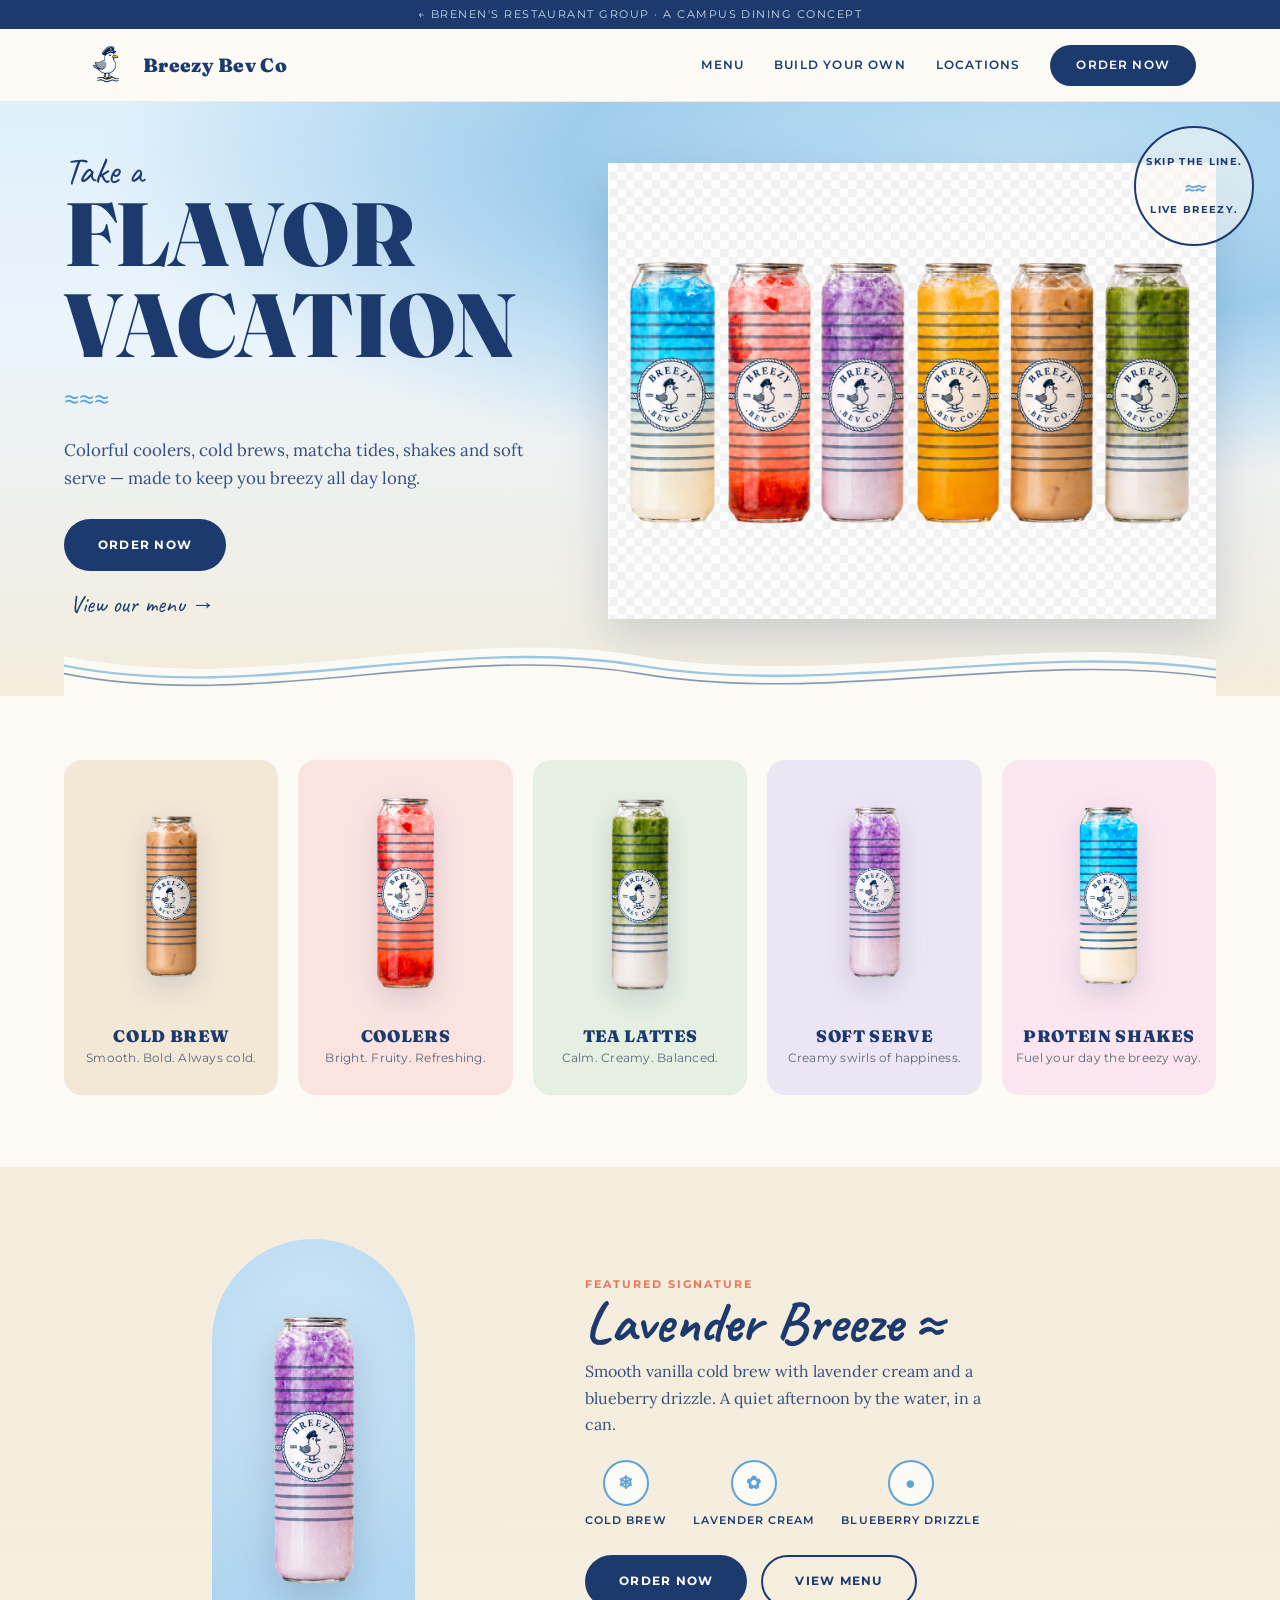
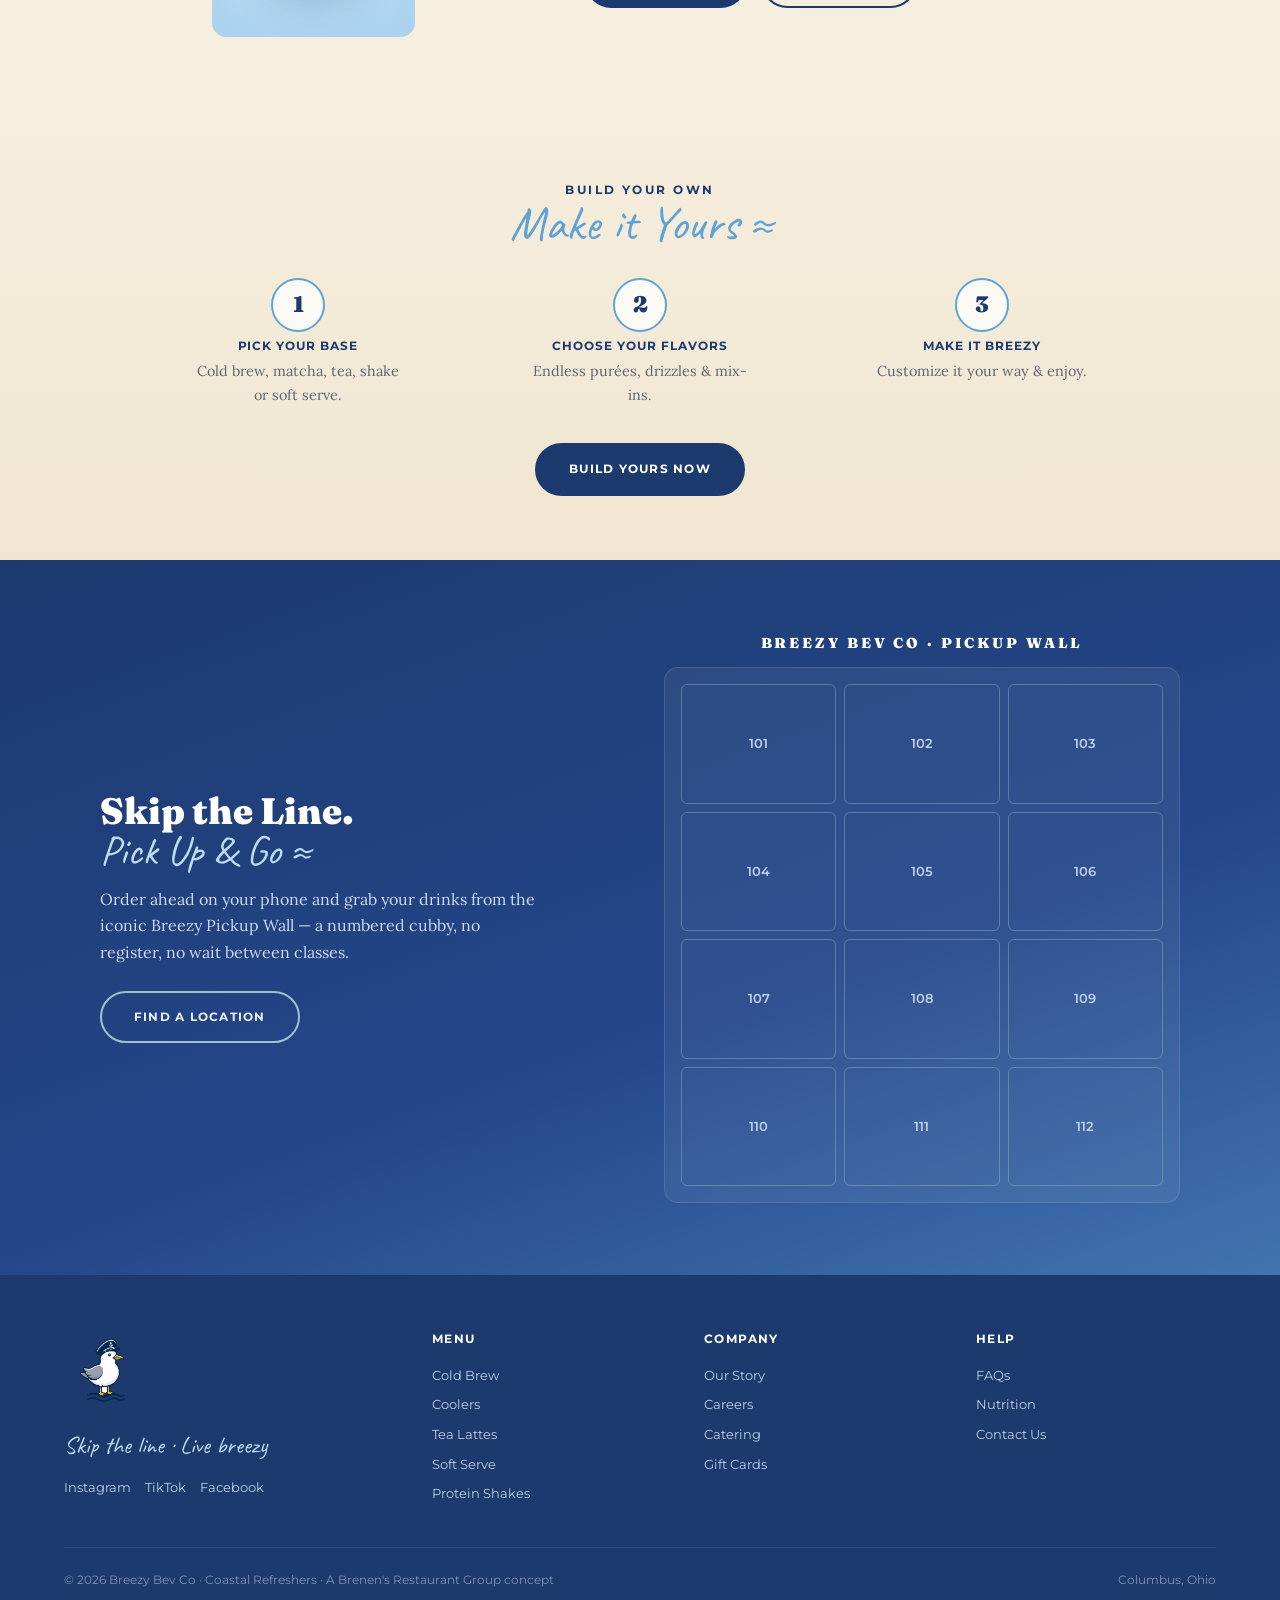
<file: breezy/index.html>
<!DOCTYPE html>
<html lang="en">
<head>
<meta charset="utf-8">
<meta name="viewport" content="width=device-width, initial-scale=1">
<title>Breezy Bev Co — Take a Flavor Vacation</title>
<meta name="description" content="Breezy Bev Co — colorful coolers, cold brews, matcha tides, shakes and soft serve, made to keep you breezy all day long. Order ahead, skip the line, live breezy.">
<link rel="preconnect" href="https://fonts.googleapis.com"><link rel="preconnect" href="https://fonts.gstatic.com" crossorigin>
<link href="https://fonts.googleapis.com/css2?family=Fraunces:opsz,wght@9..144,400;9..144,600;9..144,900&family=Lora:ital@0;1&family=Montserrat:wght@400;500;600;700&family=Caveat:wght@600;700&display=swap" rel="stylesheet">
<style>
:root{
  --nv:#1D3A6E;        /* deep marine navy */
  --nv2:#24468A;
  --sky:#5FA3D6;       /* sky blue */
  --sky-l:#Bfdcef;     /* pale sky */
  --sand:#F4ECDC;      /* warm sand */
  --sand-d:#EADFC8;
  --cream:#FCFAF4;     /* near-white cream */
  --coral:#E8765A;     /* sunset coral accent */
  --ink:#1A2236;
}
*{margin:0;padding:0;box-sizing:border-box}html{scroll-behavior:smooth}
body{font-family:'Lora',serif;color:var(--ink);background:var(--cream);line-height:1.65;overflow-x:hidden}
img{display:block;max-width:100%}a{color:inherit;text-decoration:none}
h1,h2,h3,h4{font-family:'Fraunces',serif;font-weight:900;line-height:1.02}
.script{font-family:'Caveat',cursive;font-weight:700}
.wave{color:var(--sky);font-weight:700}

/* ---------- nav ---------- */
.parentbar{background:var(--nv);color:#cdd9ec;text-align:center;padding:6px;font-family:'Montserrat',sans-serif;font-size:.66rem;letter-spacing:.14em;text-transform:uppercase}
.parentbar a{color:var(--sky-l)}.parentbar a:hover{color:#fff}
.nav{position:sticky;top:0;z-index:50;background:rgba(252,250,244,.94);backdrop-filter:blur(10px);border-bottom:1px solid rgba(29,58,110,.08)}
.nav-inner{max-width:1240px;margin:0 auto;padding:12px 5vw;display:flex;align-items:center;justify-content:space-between}
.nav-brand{display:flex;align-items:center;gap:11px}.nav-brand img{width:48px}
.nav-brand .wm{font-family:'Fraunces',serif;font-weight:900;font-size:1.2rem;color:var(--nv);letter-spacing:.3px}
.nav-links{display:flex;gap:30px;align-items:center}
.nav-links a{font-family:'Montserrat',sans-serif;font-weight:600;letter-spacing:.1em;text-transform:uppercase;font-size:.74rem;color:var(--nv)}
.nav-links a:hover{color:var(--sky)}
.nav-order{background:var(--nv);color:#fff!important;padding:11px 26px;border-radius:30px;letter-spacing:.12em}
.nav-order:hover{background:var(--sky);color:#fff!important}
.nav-toggle{display:none;background:none;border:none;color:var(--nv);font-size:1.6rem;cursor:pointer}

/* ---------- hero ---------- */
.hero{position:relative;background:
   radial-gradient(120% 90% at 80% 10%, #Bfe0f4 0%, #9ecdec 30%, transparent 60%),
   linear-gradient(180deg,#dff0fb 0%,#eaf4fb 40%,var(--sand) 100%);
   padding:3.4rem 5vw 0;overflow:hidden}
.hero-grid{max-width:1240px;margin:0 auto;display:grid;grid-template-columns:1fr 1.15fr;gap:1rem;align-items:center}
.hero-copy{position:relative;z-index:3}
.hero-copy .small{font-family:'Caveat',cursive;font-size:2.3rem;color:var(--nv);line-height:.8}
.hero-copy h1{font-size:clamp(3rem,7vw,5.6rem);color:var(--nv);letter-spacing:-.01em;margin:.1rem 0}
.hero-copy .wavemark{font-size:1.8rem;color:var(--sky);margin:.2rem 0 1rem}
.hero-copy p{font-size:1.06rem;color:#36507e;max-width:42ch;margin-bottom:1.6rem}
.btn{font-family:'Montserrat',sans-serif;font-weight:700;letter-spacing:.1em;text-transform:uppercase;font-size:.78rem;padding:14px 32px;border-radius:30px;cursor:pointer;border:2px solid transparent;display:inline-block;transition:transform .15s, background .2s,color .2s}
.btn:hover{transform:translateY(-2px)}
.btn-nv{background:var(--nv);color:#fff}.btn-nv:hover{background:var(--nv2)}
.btn-o{border-color:var(--nv);color:var(--nv)}.btn-o:hover{background:var(--nv);color:#fff}
.hero-menu-link{display:inline-block;margin-top:14px;margin-left:6px;font-family:'Caveat',cursive;font-size:1.5rem;color:var(--nv)}
.hero-menu-link:hover{color:var(--sky)}
.hero-cans{position:relative;z-index:2}
.hero-cans img{width:100%;filter:drop-shadow(0 18px 24px rgba(29,58,110,.18))}
.badge{position:absolute;top:1.5rem;right:2vw;width:120px;height:120px;border:2px solid var(--nv);border-radius:50%;display:flex;flex-direction:column;align-items:center;justify-content:center;text-align:center;color:var(--nv);font-family:'Montserrat',sans-serif;font-weight:700;font-size:.6rem;letter-spacing:.14em;line-height:1.5;background:rgba(252,250,244,.55);z-index:4}
.badge .wv{font-family:'Caveat',cursive;font-size:1.4rem;letter-spacing:0;color:var(--sky)}
.hero-wave{display:block;width:100%;margin-top:-1px;position:relative;z-index:3}

/* ---------- categories ---------- */
.cats{background:var(--cream);padding:4rem 5vw 4.5rem}
.cats-grid{max-width:1180px;margin:0 auto;display:grid;grid-template-columns:repeat(5,1fr);gap:20px}
.cat{border-radius:18px;padding:22px 14px 26px;text-align:center;transition:transform .2s, box-shadow .2s;cursor:pointer}
.cat:hover{transform:translateY(-6px);box-shadow:0 16px 34px rgba(29,58,110,.14)}
.cat .canwrap{height:230px;display:flex;align-items:flex-end;justify-content:center}
.cat img{height:230px;width:auto;max-width:100%;object-fit:contain;filter:drop-shadow(0 10px 14px rgba(29,58,110,.16))}
.cat h3{font-size:1.04rem;color:var(--nv);margin:16px 0 4px;letter-spacing:.04em;text-transform:uppercase;font-weight:900}
.cat p{font-family:'Montserrat',sans-serif;font-size:.74rem;color:#5b6678;letter-spacing:.02em}
.c-coldbrew{background:#F3E7D6}.c-coolers{background:#FBE3E0}.c-tea{background:#E6F0E2}
.c-soft{background:#ECE6F4}.c-protein{background:#FbE6F0}

/* ---------- spotlight ---------- */
.spot{background:linear-gradient(180deg,var(--sand) 0%,#f6eede 100%);padding:4.5rem 5vw}
.spot-grid{max-width:1100px;margin:0 auto;display:grid;grid-template-columns:.85fr 1.15fr;gap:3rem;align-items:center}
.spot-can{position:relative;text-align:center}
.spot-arch{background:radial-gradient(110% 80% at 50% 30%,#cfe6f6,#a9d2ee);border-radius:200px 200px 28px 28px;padding:2.4rem 2.6rem 0;display:inline-block;overflow:hidden}
.spot-arch img{height:360px;width:auto;object-fit:contain;display:block;filter:drop-shadow(0 16px 20px rgba(29,58,110,.22))}
.spot-copy .ey{font-family:'Montserrat',sans-serif;font-weight:700;letter-spacing:.18em;text-transform:uppercase;font-size:.7rem;color:var(--coral)}
.spot-copy h2{font-family:'Caveat',cursive;font-weight:700;font-size:3.6rem;color:var(--nv);line-height:.9;margin:.2rem 0 .6rem}
.spot-copy p{color:#36507e;max-width:40ch;margin-bottom:1.4rem}
.spot-notes{display:flex;gap:26px;margin-bottom:1.6rem}
.spot-note{text-align:center;font-family:'Montserrat',sans-serif;font-size:.66rem;letter-spacing:.1em;text-transform:uppercase;color:var(--nv);font-weight:600}
.spot-note .dot{width:46px;height:46px;border-radius:50%;background:var(--cream);border:2px solid var(--sky);display:flex;align-items:center;justify-content:center;margin:0 auto 6px;font-family:'Fraunces',serif;font-weight:900;color:var(--sky);font-size:1.1rem}
.spot-btns{display:flex;gap:14px;flex-wrap:wrap}

/* ---------- build your own ---------- */
.byo{background:linear-gradient(180deg,#f6eede,#efe5d0);padding:4rem 5vw;position:relative;overflow:hidden}
.byo-inner{max-width:1000px;margin:0 auto;text-align:center;position:relative;z-index:2}
.byo .kick{font-family:'Montserrat',sans-serif;font-weight:700;letter-spacing:.2em;text-transform:uppercase;font-size:.78rem;color:var(--nv)}
.byo .script-h{font-family:'Caveat',cursive;font-size:3rem;color:var(--sky);line-height:.9;margin:.1rem 0 2rem}
.steps{display:grid;grid-template-columns:repeat(3,1fr);gap:26px;margin-bottom:2.2rem}
.step{display:flex;flex-direction:column;align-items:center;gap:8px}
.step .n{width:54px;height:54px;border-radius:50%;border:2px solid var(--sky);color:var(--nv);font-family:'Fraunces',serif;font-weight:900;font-size:1.4rem;display:flex;align-items:center;justify-content:center;background:var(--cream)}
.step h4{font-family:'Montserrat',sans-serif;font-weight:700;letter-spacing:.08em;text-transform:uppercase;font-size:.78rem;color:var(--nv)}
.step p{font-family:'Lora',serif;font-size:.9rem;color:#5b6678;max-width:24ch}

/* ---------- pickup ---------- */
.pickup{background:linear-gradient(160deg,var(--nv) 0%,var(--nv2) 60%,var(--sky) 140%);color:#eaf2fb;padding:4.5rem 5vw}
.pickup-grid{max-width:1080px;margin:0 auto;display:grid;grid-template-columns:1fr 1fr;gap:3rem;align-items:center}
.pickup h2{color:#fff;font-size:clamp(1.7rem,3vw,2.3rem)}
.pickup .script-h{font-family:'Caveat',cursive;font-size:2.6rem;color:var(--sky-l);line-height:.9;margin:.2rem 0 1rem}
.pickup p{color:#cdd9ec;max-width:44ch;margin-bottom:1.6rem}
.wall{display:grid;grid-template-columns:repeat(3,1fr);gap:8px;background:rgba(255,255,255,.06);padding:16px;border-radius:14px;border:1px solid rgba(159,193,201,.2)}
.cubby{aspect-ratio:1.3;border:1.5px solid rgba(159,193,201,.4);border-radius:6px;display:flex;align-items:center;justify-content:center;font-family:'Montserrat',sans-serif;font-weight:600;font-size:.82rem;color:#bcd0e8}
.wall-label{text-align:center;font-family:'Fraunces',serif;font-weight:900;letter-spacing:.2em;color:#fff;margin-bottom:12px;font-size:.9rem}

/* ---------- footer ---------- */
.foot{background:var(--nv);color:#bcd0e8;padding:3.4rem 5vw 2rem}
.foot-top{max-width:1180px;margin:0 auto;display:grid;grid-template-columns:1.4fr 1fr 1fr 1fr;gap:2rem}
.foot-brand img{width:84px;margin-bottom:12px}
.foot-brand .tl{font-family:'Caveat',cursive;font-size:1.5rem;color:var(--sky-l)}
.foot-brand .soc{display:flex;gap:14px;margin-top:12px;font-family:'Montserrat',sans-serif;font-size:.8rem}
.foot-col h5{font-family:'Montserrat',sans-serif;font-weight:700;letter-spacing:.12em;text-transform:uppercase;font-size:.72rem;color:#fff;margin-bottom:12px}
.foot-col a{display:block;font-family:'Montserrat',sans-serif;font-size:.82rem;padding:4px 0;color:#bcd0e8}
.foot-col a:hover{color:var(--sky-l)}
.foot-base{max-width:1180px;margin:2.4rem auto 0;border-top:1px solid rgba(159,193,201,.16);padding-top:1.4rem;font-family:'Montserrat',sans-serif;font-size:.72rem;color:#7e93b3;display:flex;justify-content:space-between;flex-wrap:wrap;gap:10px}

@media (max-width:980px){
  .cats-grid{grid-template-columns:repeat(2,1fr)}
  .cat:last-child{grid-column:1/-1}
  .foot-top{grid-template-columns:1fr 1fr}
}
@media (max-width:860px){
  .nav-links{position:fixed;inset:0 0 0 auto;width:76vw;background:var(--nv);flex-direction:column;justify-content:center;gap:26px;transform:translateX(100%);transition:.3s;z-index:60}
  .nav-links.open{transform:translateX(0)}.nav-links a{color:#fff}.nav-toggle{display:block;z-index:61}
  .hero-grid{grid-template-columns:1fr;text-align:center}
  .hero-copy p{margin-left:auto;margin-right:auto}
  .badge{display:none}
  .spot-grid,.pickup-grid{grid-template-columns:1fr;gap:2rem}
  .steps{grid-template-columns:1fr}
  .spot-notes{justify-content:center}
}
@media (max-width:560px){.cats-grid{grid-template-columns:1fr}.foot-top{grid-template-columns:1fr}}
@media (prefers-reduced-motion:reduce){*{transition:none!important;scroll-behavior:auto;animation:none!important}}
</style>
</head>
<body>
<div class="parentbar">← <a href="../index.html">Brenen's Restaurant Group</a> · A Campus Dining Concept</div>

<nav class="nav"><div class="nav-inner">
  <a href="index.html" class="nav-brand"><img src="gull.png" alt=""><span class="wm">Breezy Bev Co</span></a>
  <div class="nav-links" id="navlinks">
    <a href="menu.html">Menu</a>
    <a href="menu.html#menu">Build Your Own</a>
    <a href="#pickup">Locations</a>
    <a href="menu.html" class="nav-order">Order Now</a>
  </div>
  <button class="nav-toggle" id="navtoggle">&#9776;</button>
</div></nav>

<!-- HERO -->
<header class="hero">
  <div class="badge"><span>SKIP THE LINE.</span><span class="wv">≈≈</span><span>LIVE BREEZY.</span></div>
  <div class="hero-grid">
    <div class="hero-copy">
      <div class="small">Take a</div>
      <h1>FLAVOR<br>VACATION</h1>
      <div class="wavemark">≈≈≈</div>
      <p>Colorful coolers, cold brews, matcha tides, shakes and soft serve — made to keep you breezy all day long.</p>
      <a href="menu.html" class="btn btn-nv">Order Now</a>
      <br><a href="menu.html" class="hero-menu-link">View our menu →</a>
    </div>
    <div class="hero-cans">
      <img src="cans-hero.png" alt="The Breezy Bev Co lineup — six coastal refreshers">
    </div>
  </div>
  <svg class="hero-wave" viewBox="0 0 1440 90" preserveAspectRatio="none" xmlns="http://www.w3.org/2000/svg">
    <path d="M0,40 C240,90 480,0 720,40 C960,80 1200,10 1440,45 L1440,90 L0,90 Z" fill="#FCFAF4"/>
    <path d="M0,52 C240,100 480,12 720,52 C960,92 1200,22 1440,57" fill="none" stroke="#5FA3D6" stroke-width="3" opacity=".6"/>
    <path d="M0,62 C240,110 480,22 720,62 C960,102 1200,32 1440,67" fill="none" stroke="#1D3A6E" stroke-width="2" opacity=".5"/>
  </svg>
</header>

<!-- CATEGORIES -->
<section class="cats">
  <div class="cats-grid">
    <a class="cat c-coldbrew" href="menu.html">
      <div class="canwrap"><img src="can_coldbrew.png" alt="Cold Brew"></div>
      <h3>Cold Brew</h3><p>Smooth. Bold. Always cold.</p></a>
    <a class="cat c-coolers" href="menu.html">
      <div class="canwrap"><img src="can_strawberry.png" alt="Coolers"></div>
      <h3>Coolers</h3><p>Bright. Fruity. Refreshing.</p></a>
    <a class="cat c-tea" href="menu.html">
      <div class="canwrap"><img src="can_matcha.png" alt="Tea Lattes"></div>
      <h3>Tea Lattes</h3><p>Calm. Creamy. Balanced.</p></a>
    <a class="cat c-soft" href="menu.html">
      <div class="canwrap"><img src="can_taro.png" alt="Soft Serve"></div>
      <h3>Soft Serve</h3><p>Creamy swirls of happiness.</p></a>
    <a class="cat c-protein" href="menu.html">
      <div class="canwrap"><img src="can_blue.png" alt="Protein Shakes"></div>
      <h3>Protein Shakes</h3><p>Fuel your day the breezy way.</p></a>
  </div>
</section>

<!-- SPOTLIGHT -->
<section class="spot">
  <div class="spot-grid">
    <div class="spot-can"><span class="spot-arch"><img src="can_taro.png" alt="Lavender Breeze"></span></div>
    <div class="spot-copy">
      <div class="ey">Featured Signature</div>
      <h2>Lavender Breeze ≈</h2>
      <p>Smooth vanilla cold brew with lavender cream and a blueberry drizzle. A quiet afternoon by the water, in a can.</p>
      <div class="spot-notes">
        <div class="spot-note"><div class="dot">❄</div>Cold Brew</div>
        <div class="spot-note"><div class="dot">✿</div>Lavender Cream</div>
        <div class="spot-note"><div class="dot">●</div>Blueberry Drizzle</div>
      </div>
      <div class="spot-btns">
        <a href="menu.html" class="btn btn-nv">Order Now</a>
        <a href="menu.html" class="btn btn-o">View Menu</a>
      </div>
    </div>
  </div>
</section>

<!-- BUILD YOUR OWN -->
<section class="byo">
  <div class="byo-inner">
    <div class="kick">Build Your Own</div>
    <div class="script-h">Make it Yours ≈</div>
    <div class="steps">
      <div class="step"><div class="n">1</div><h4>Pick your base</h4><p>Cold brew, matcha, tea, shake or soft serve.</p></div>
      <div class="step"><div class="n">2</div><h4>Choose your flavors</h4><p>Endless purées, drizzles &amp; mix-ins.</p></div>
      <div class="step"><div class="n">3</div><h4>Make it breezy</h4><p>Customize it your way &amp; enjoy.</p></div>
    </div>
    <a href="menu.html" class="btn btn-nv">Build Yours Now</a>
  </div>
</section>

<!-- PICKUP -->
<section class="pickup" id="pickup">
  <div class="pickup-grid">
    <div>
      <h2>Skip the Line.</h2>
      <div class="script-h">Pick Up &amp; Go ≈</div>
      <p>Order ahead on your phone and grab your drinks from the iconic Breezy Pickup Wall — a numbered cubby, no register, no wait between classes.</p>
      <a href="#" class="btn btn-o" style="border-color:#9FC1C9;color:#eaf2fb">Find a Location</a>
    </div>
    <div>
      <div class="wall-label">BREEZY BEV CO · PICKUP WALL</div>
      <div class="wall">
        <div class="cubby">101</div><div class="cubby">102</div><div class="cubby">103</div>
        <div class="cubby">104</div><div class="cubby">105</div><div class="cubby">106</div>
        <div class="cubby">107</div><div class="cubby">108</div><div class="cubby">109</div>
        <div class="cubby">110</div><div class="cubby">111</div><div class="cubby">112</div>
      </div>
    </div>
  </div>
</section>

<!-- FOOTER -->
<footer class="foot">
  <div class="foot-top">
    <div class="foot-brand">
      <img src="gull.png" alt="Breezy Bev Co">
      <div class="tl">Skip the line · Live breezy</div>
      <div class="soc"><a href="#">Instagram</a><a href="#">TikTok</a><a href="#">Facebook</a></div>
    </div>
    <div class="foot-col"><h5>Menu</h5>
      <a href="menu.html">Cold Brew</a><a href="menu.html">Coolers</a><a href="menu.html">Tea Lattes</a><a href="menu.html">Soft Serve</a><a href="menu.html">Protein Shakes</a></div>
    <div class="foot-col"><h5>Company</h5>
      <a href="../index.html">Our Story</a><a href="../contact.html">Careers</a><a href="../contact.html">Catering</a><a href="#">Gift Cards</a></div>
    <div class="foot-col"><h5>Help</h5>
      <a href="#">FAQs</a><a href="menu.html">Nutrition</a><a href="mailto:hello@brenensrg.com">Contact Us</a></div>
  </div>
  <div class="foot-base">
    <span>© 2026 Breezy Bev Co · Coastal Refreshers · A Brenen's Restaurant Group concept</span>
    <span>Columbus, Ohio</span>
  </div>
</footer>

<script>
const t=document.getElementById('navtoggle'),l=document.getElementById('navlinks');
t.addEventListener('click',()=>l.classList.toggle('open'));
l.querySelectorAll('a').forEach(a=>a.addEventListener('click',()=>l.classList.remove('open')));
</script>
</body></html>
</file>
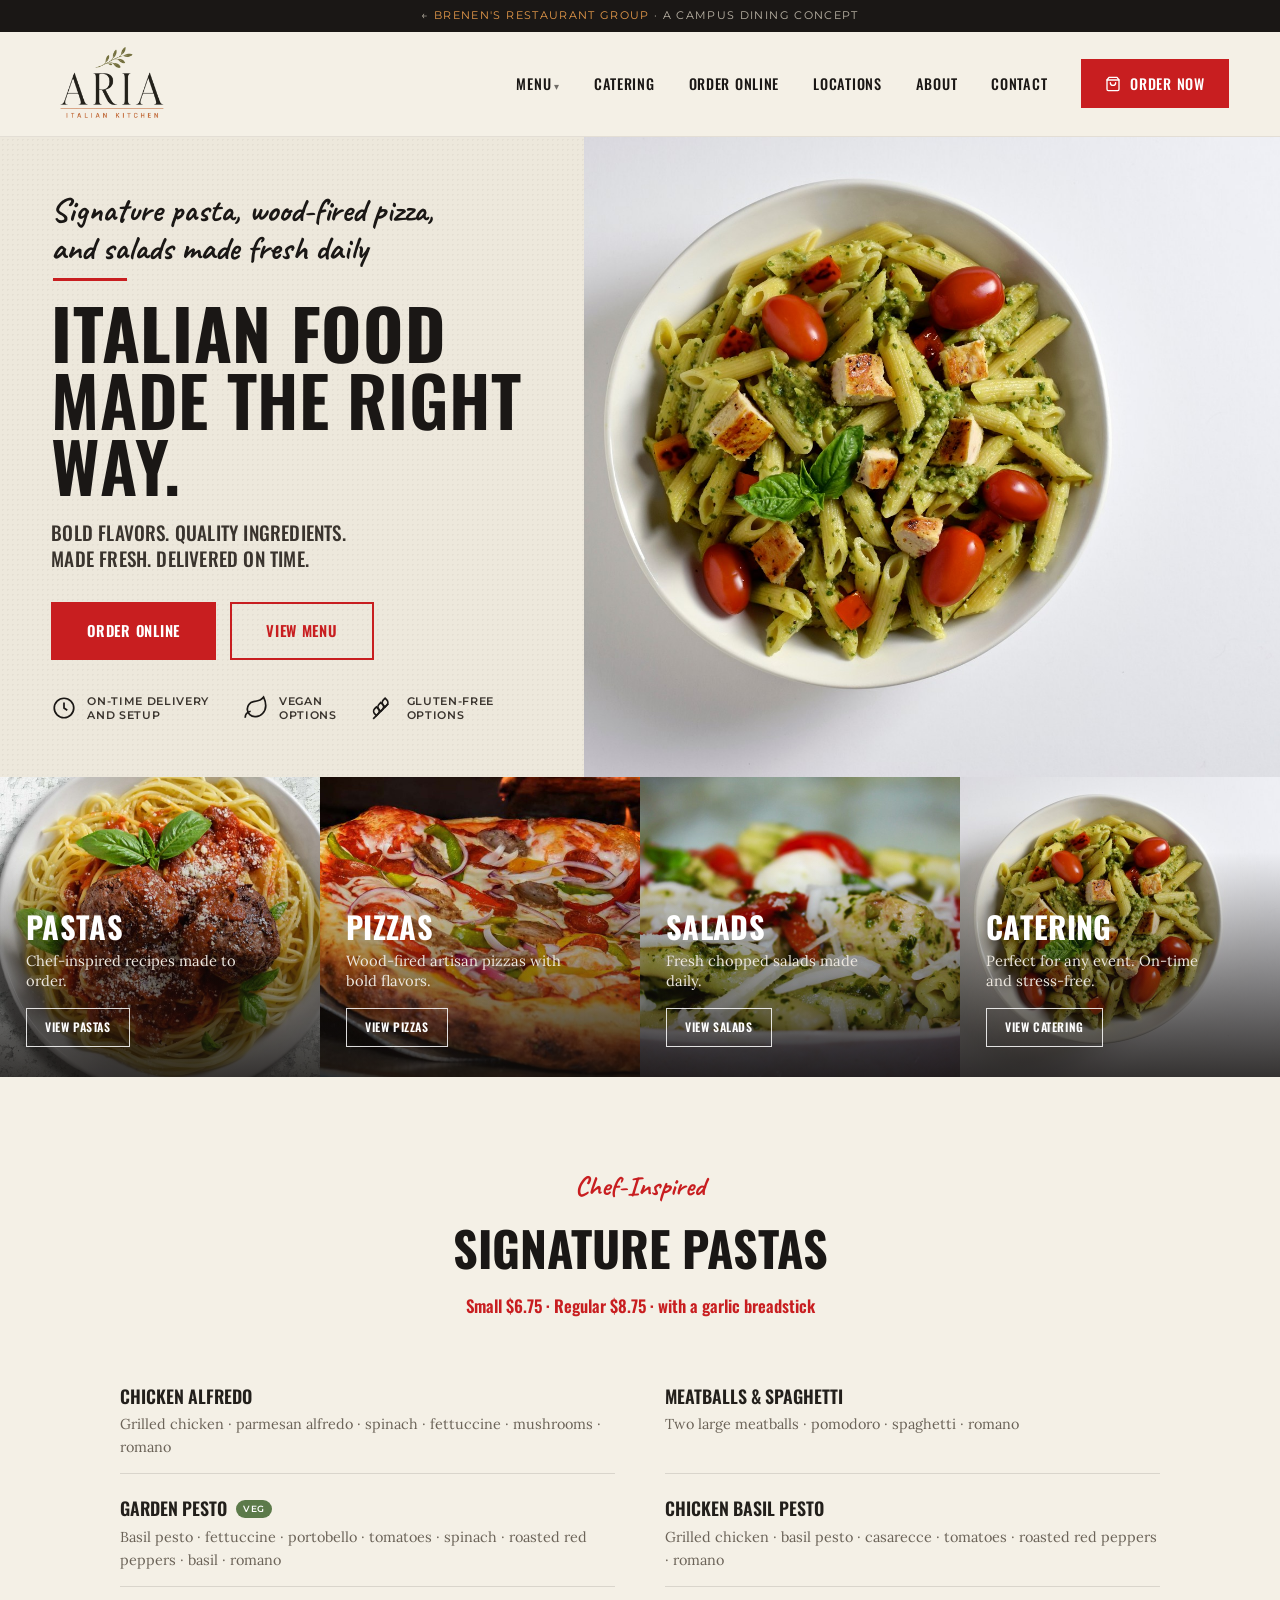
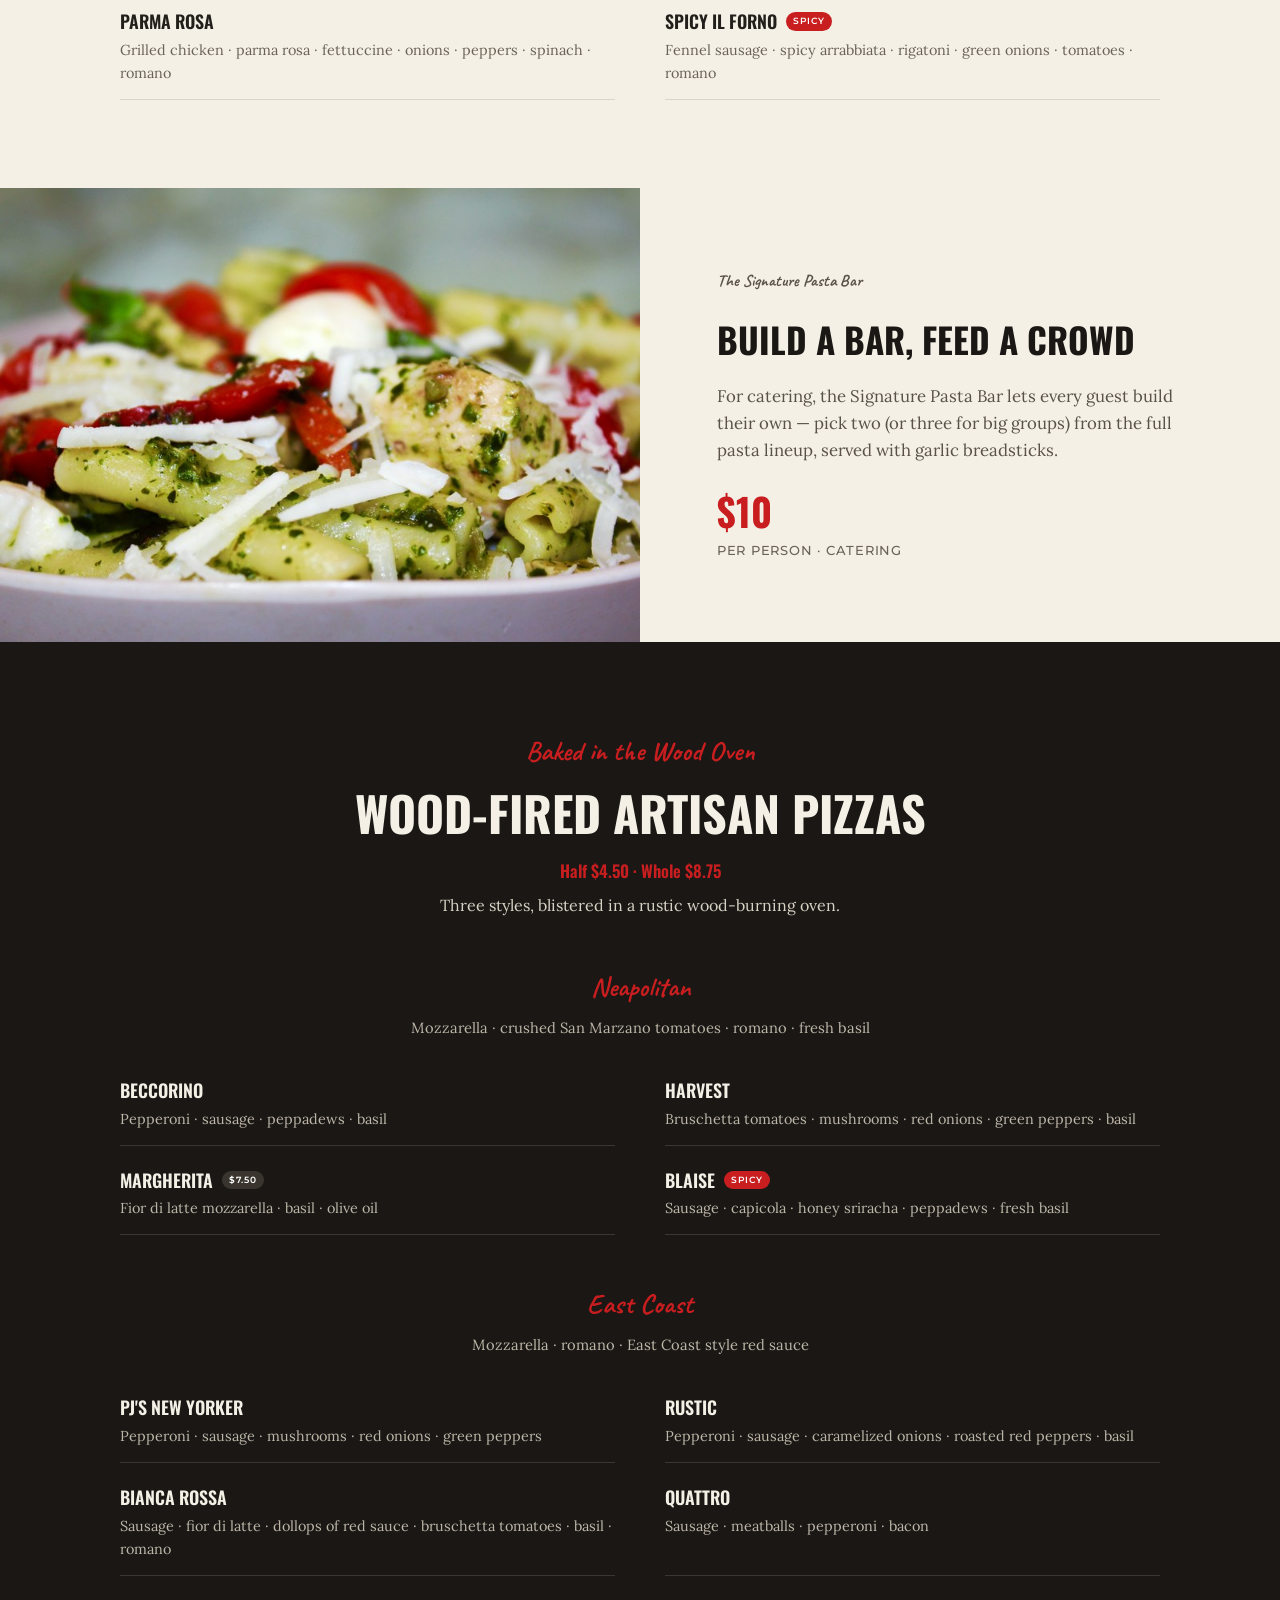
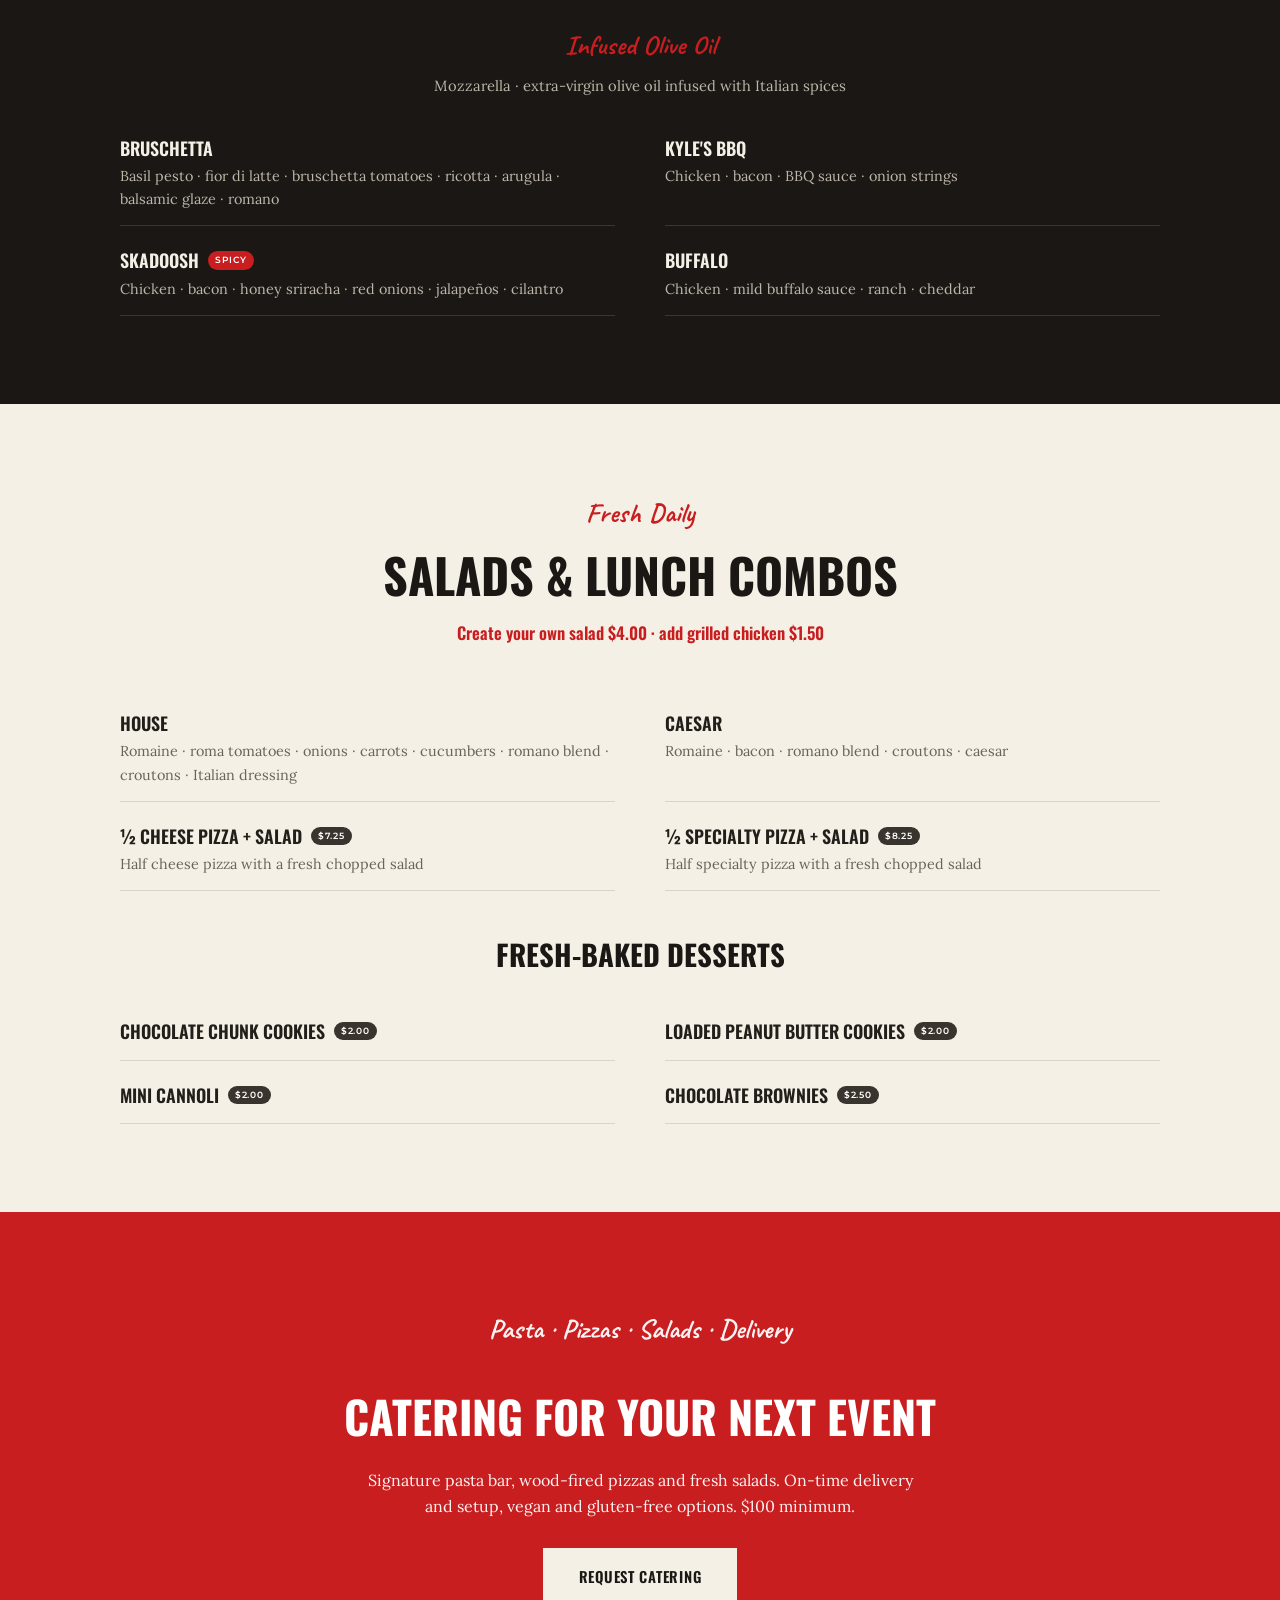
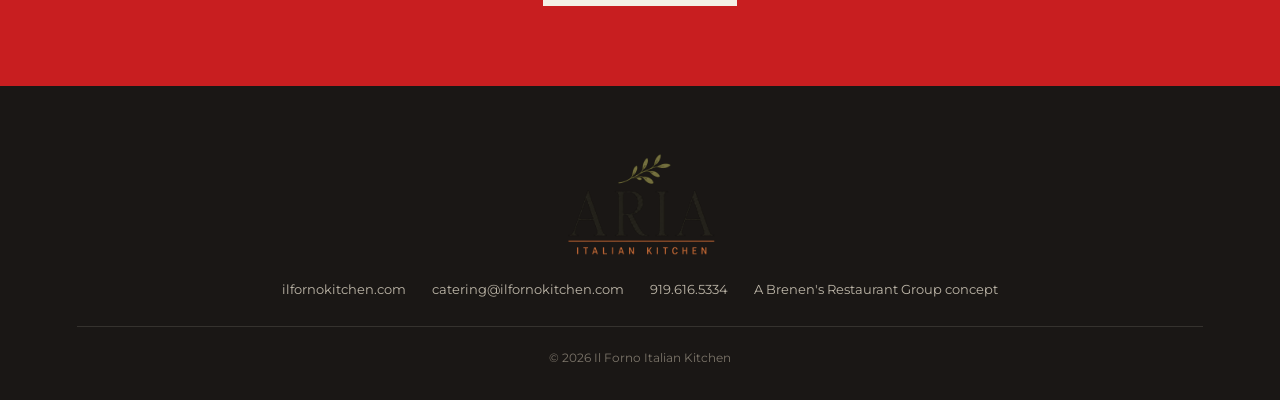
<file: ilforno/index.html>
<!DOCTYPE html>
<html lang="en">
<head>
<meta charset="utf-8">
<meta name="viewport" content="width=device-width, initial-scale=1">
<title>Il Forno Italian Kitchen — Wood-Fired Italian</title>
<meta name="description" content="Il Forno Italian Kitchen — signature pastas, wood-fired artisan pizzas, and fresh-chopped salads. Made fresh daily, vegan and gluten-free options.">
<link rel="preconnect" href="https://fonts.googleapis.com"><link rel="preconnect" href="https://fonts.gstatic.com" crossorigin>
<link href="https://fonts.googleapis.com/css2?family=Oswald:wght@400;500;600;700&family=Lora:ital@0;1&family=Montserrat:wght@400;500;600;700&family=Caveat:wght@600;700&display=swap" rel="stylesheet">
<style>
:root{--rd:#C81E20;--ch:#1A1715;--cr:#F4F0E6;--cr2:#EDE8DC;--pl:#E7E2D6;--gr:#5C7A4A;--ink:#221F1B;--mut:#6b6358}
*{margin:0;padding:0;box-sizing:border-box}html{scroll-behavior:smooth}
body{font-family:'Lora',serif;color:var(--ink);background:var(--cr);line-height:1.6}
img{display:block;max-width:100%}a{color:inherit;text-decoration:none}
h1,h2,h3{font-family:'Oswald',sans-serif;font-weight:700;text-transform:uppercase}

/* parent bar */
.parentbar{background:var(--ch);color:#bdb6a8;text-align:center;padding:7px;font-family:'Montserrat',sans-serif;font-size:.7rem;letter-spacing:.12em;text-transform:uppercase}
.parentbar a{color:#e69a4a}.parentbar a:hover{color:#fff}

/* nav — light header */
.nav{position:sticky;top:0;z-index:50;background:var(--cr);border-bottom:1px solid rgba(26,23,21,.08)}
.nav-inner{max-width:1320px;margin:0 auto;padding:12px 4vw;display:flex;align-items:center;justify-content:space-between;gap:20px}
.nav-brand img{height:80px}
.nav-links{display:flex;gap:34px;align-items:center}
.nav-links a{font-family:'Oswald',sans-serif;font-weight:500;letter-spacing:.05em;text-transform:uppercase;font-size:.9rem;color:var(--ch)}
.nav-links a:hover{color:var(--rd)}
.nav-links .has-caret::after{content:" \25BE";font-size:.7em;opacity:.6}
.nav-cta{background:var(--rd);color:#fff!important;padding:13px 24px;font-family:'Oswald',sans-serif;font-weight:600;letter-spacing:.05em;text-transform:uppercase;font-size:.88rem;display:inline-flex;align-items:center;gap:9px}
.nav-cta:hover{background:#a51618;color:#fff!important}
.nav-cta svg{width:16px;height:16px}
.nav-toggle{display:none;background:none;border:none;color:var(--ch);font-size:1.6rem;cursor:pointer}

/* hero — light, textured */
.hero{background:var(--cr2);position:relative;overflow:hidden}
.hero::before{content:"";position:absolute;inset:0;background-image:radial-gradient(rgba(26,23,21,.04) 1px,transparent 1px);background-size:5px 5px;pointer-events:none}
.hero-grid{display:grid;grid-template-columns:1.05fr 1.25fr;align-items:stretch;max-width:1520px;margin:0 auto;min-height:640px}
.hero-copy{padding:5.5vh 3vw 5.5vh 4vw;align-self:center;z-index:2}
.script{font-family:'Caveat',cursive;font-weight:700;font-size:clamp(1.7rem,2.6vw,2.3rem);color:var(--ch);text-transform:none;line-height:1.15;display:block;position:relative;padding-bottom:14px;margin-bottom:18px}
.script::after{content:"";position:absolute;left:2px;bottom:0;width:74px;height:3px;background:var(--rd)}
.hero h1{font-family:'Oswald',sans-serif;font-weight:700;font-size:clamp(2.7rem,5.4vw,4.7rem);line-height:.96;color:var(--ch);letter-spacing:.01em}
.hero h1 .line2{font-weight:600}
.hero .lead{font-family:'Oswald',sans-serif;font-weight:500;text-transform:uppercase;letter-spacing:.01em;font-size:clamp(1rem,1.5vw,1.25rem);color:#3a342e;margin:22px 0 30px;line-height:1.35}
.hero-actions{display:flex;gap:14px;flex-wrap:wrap}
.btn{font-family:'Oswald',sans-serif;font-weight:600;letter-spacing:.05em;text-transform:uppercase;font-size:.92rem;padding:15px 34px;cursor:pointer;border:2px solid transparent;display:inline-block;transition:transform .15s,background .15s,color .15s}
.btn:hover{transform:translateY(-2px)}
.btn-rd{background:var(--rd);color:#fff}.btn-rd:hover{background:#a51618}
.btn-ghost{border-color:var(--rd);color:var(--rd);background:transparent}.btn-ghost:hover{background:var(--rd);color:#fff}
.hero-feats{display:flex;gap:34px;flex-wrap:wrap;margin-top:34px}
.feat{display:flex;align-items:center;gap:10px;font-family:'Montserrat',sans-serif;font-weight:600;font-size:.7rem;letter-spacing:.06em;text-transform:uppercase;color:#3a342e;line-height:1.3}
.feat svg{width:26px;height:26px;flex:none;stroke:var(--ch);stroke-width:1.6;fill:none}
.hero-photo{position:relative;min-height:640px}
.hero-photo img{position:absolute;inset:0;width:100%;height:100%;object-fit:cover}

/* category cards */
.cats{display:grid;grid-template-columns:repeat(4,1fr);max-width:1520px;margin:0 auto}
.cat{position:relative;min-height:300px;overflow:hidden;display:flex;align-items:flex-end;color:#fff}
.cat img{position:absolute;inset:0;width:100%;height:100%;object-fit:cover;transition:transform .4s}
.cat:hover img{transform:scale(1.06)}
.cat::after{content:"";position:absolute;inset:0;background:linear-gradient(transparent 25%,rgba(15,12,10,.82))}
.cat-body{position:relative;z-index:2;padding:26px 26px 30px}
.cat-body h3{font-size:1.9rem;letter-spacing:.01em;line-height:1}
.cat-body p{font-family:'Lora',serif;font-size:.92rem;color:#ece7df;margin:8px 0 16px;line-height:1.4;max-width:24ch}
.cat-link{display:inline-block;border:1.5px solid rgba(255,255,255,.85);padding:9px 18px;font-family:'Oswald',sans-serif;font-weight:600;text-transform:uppercase;letter-spacing:.05em;font-size:.74rem}
.cat-link:hover{background:#fff;color:var(--ch)}

/* sections */
.section{padding:5.5rem 7vw}.section.cream{background:var(--cr)}.section.char{background:var(--ch);color:var(--cr)}
.head{text-align:center;max-width:760px;margin:0 auto 3rem}
.kick{font-family:'Caveat',cursive;font-weight:700;font-size:1.7rem;color:var(--rd)}
.head h2{font-size:clamp(2rem,4vw,3rem);color:var(--ch);margin:.1rem 0}.char .head h2{color:var(--cr)}
.head .price{font-family:'Oswald',sans-serif;font-weight:600;color:var(--rd);font-size:1.05rem;margin-top:6px}
.menu{display:grid;grid-template-columns:1fr 1fr;gap:6px 50px;max-width:1040px;margin:0 auto}
.item{border-bottom:1px solid rgba(26,23,21,.12);padding:14px 0}.char .item{border-color:rgba(244,240,230,.14)}
.item-h{display:flex;align-items:center;gap:9px}.item-h h4{font-family:'Oswald',sans-serif;font-weight:600;text-transform:uppercase;font-size:1.12rem}
.item p{font-size:.9rem;color:var(--mut);margin-top:3px}.char .item p{color:#bdb6a8}
.tag{font-family:'Montserrat',sans-serif;font-size:.56rem;letter-spacing:.08em;text-transform:uppercase;font-weight:600;padding:2px 7px;border-radius:20px}
.tag.veg{background:var(--gr);color:#fff}.tag.spicy{background:var(--rd);color:#fff}

/* feature */
.feature{background:var(--cr);display:grid;grid-template-columns:1fr 1fr;align-items:stretch}
.feature-img{position:relative;min-height:400px}.feature-img img{position:absolute;inset:0;width:100%;height:100%;object-fit:cover}
.feature-copy{padding:5rem 6vw;align-self:center}.feature-copy h2{font-size:2.2rem;color:var(--ch);margin:.1rem 0 1rem}
.feature-copy p{color:#5a5249;font-size:1.05rem;margin-bottom:1rem}
.bar-price{font-family:'Oswald',sans-serif;font-weight:700;font-size:2.4rem;color:var(--rd)}.bar-price small{font-family:'Montserrat',sans-serif;font-weight:500;font-size:.8rem;color:var(--mut);letter-spacing:.06em;text-transform:uppercase;display:block}

/* cta + foot */
.cta{background:var(--rd);color:#fff;text-align:center;padding:5rem 6vw}.cta .kick{color:#fff}.cta h2{font-size:clamp(1.9rem,3.6vw,2.8rem)}.cta p{max-width:560px;margin:1rem auto 1.8rem;opacity:.94}
.btn-cr{background:var(--cr);color:var(--ch)}.btn-cr:hover{background:#fff}
.foot{background:var(--ch);color:#bdb6a8;text-align:center;padding:4rem 6vw 2rem}
.foot-logo{width:170px;margin:0 auto 16px}.foot-logo img{width:100%}
.foot-meta{font-family:'Montserrat',sans-serif;font-size:.82rem;display:flex;gap:26px;justify-content:center;flex-wrap:wrap;margin-top:14px}.foot-meta a:hover{color:#e69a4a}
.foot-base{border-top:1px solid rgba(244,240,230,.12);margin-top:1.6rem;padding-top:1.4rem;font-size:.74rem;color:#7c756a;font-family:'Montserrat',sans-serif}

@media (max-width:1000px){.cats{grid-template-columns:1fr 1fr}}
@media (max-width:860px){
.nav-links{position:fixed;inset:0 0 0 auto;width:74vw;background:var(--cr);flex-direction:column;justify-content:center;gap:28px;transform:translateX(100%);transition:.3s;z-index:60;box-shadow:-10px 0 30px rgba(0,0,0,.1)}
.nav-links.open{transform:translateX(0)}.nav-toggle{display:block;z-index:61}
.hero-grid{grid-template-columns:1fr}.hero-photo{min-height:340px;order:-1}.hero-copy{padding:7vh 7vw 6vh}
.menu{grid-template-columns:1fr;gap:0}.feature{grid-template-columns:1fr}.feature-img{min-height:280px}}
@media (max-width:560px){.cats{grid-template-columns:1fr}.hero-feats{gap:20px}}
@media (prefers-reduced-motion:reduce){*{transition:none!important;scroll-behavior:auto}}
</style>
</head>
<body>
<div class="parentbar">&larr; <a href="../index.html">Brenen's Restaurant Group</a> &middot; A Campus Dining Concept</div>

<nav class="nav"><div class="nav-inner">
<a href="index.html" class="nav-brand"><img src="lockup.png" alt="Il Forno Italian Kitchen"></a>
<div class="nav-links" id="navlinks">
<a href="#pasta" class="has-caret">Menu</a>
<a href="#catering">Catering</a>
<a href="#visit">Order Online</a>
<a href="#visit">Locations</a>
<a href="#feature">About</a>
<a href="#visit">Contact</a>
<a href="#visit" class="nav-cta"><svg viewBox="0 0 24 24" fill="none" stroke="currentColor" stroke-width="2" stroke-linecap="round" stroke-linejoin="round"><path d="M6 2 3 6v14a2 2 0 0 0 2 2h14a2 2 0 0 0 2-2V6l-3-4Z"/><path d="M3 6h18"/><path d="M16 10a4 4 0 0 1-8 0"/></svg>Order Now</a>
</div>
<button class="nav-toggle" id="navtoggle" aria-label="Menu">&#9776;</button>
</div></nav>

<header class="hero"><div class="hero-grid">
<div class="hero-copy">
<span class="script">Signature pasta, wood-fired pizza,<br>and salads made fresh daily</span>
<h1>Italian Food<br><span class="line2">Made The Right Way.</span></h1>
<p class="lead">Bold flavors. Quality ingredients.<br>Made fresh. Delivered on time.</p>
<div class="hero-actions">
<a href="#visit" class="btn btn-rd">Order Online</a>
<a href="#pasta" class="btn btn-ghost">View Menu</a>
</div>
<div class="hero-feats">
<div class="feat"><svg viewBox="0 0 24 24"><circle cx="12" cy="12" r="9"/><path d="M12 7v5l3 2"/></svg>On-Time Delivery<br>and Setup</div>
<div class="feat"><svg viewBox="0 0 24 24"><path d="M11 20A7 7 0 0 1 9.8 6.1C15.5 5 17 4.48 19 2c1 2 2 4.18 2 8 0 5.5-4.78 10-9 10Z"/><path d="M2 21c0-3 1.85-5.36 5.08-6"/></svg>Vegan<br>Options</div>
<div class="feat"><svg viewBox="0 0 24 24"><path d="M2 22 16 8"/><path d="M3.47 12.53 5 11l1.53 1.53a3.5 3.5 0 0 1 0 4.94L5 19l-1.53-1.53a3.5 3.5 0 0 1 0-4.94Z"/><path d="M7.47 8.53 9 7l1.53 1.53a3.5 3.5 0 0 1 0 4.94L9 15l-1.53-1.53a3.5 3.5 0 0 1 0-4.94Z"/><path d="M11.47 4.53 13 3l1.53 1.53a3.5 3.5 0 0 1 0 4.94L13 11l-1.53-1.53a3.5 3.5 0 0 1 0-4.94Z"/></svg>Gluten-Free<br>Options</div>
</div>
</div>
<div class="hero-photo"><img src="hero.jpg" alt="Il Forno pesto chicken penne"></div>
</div></header>

<section class="cats">
<a href="#pasta" class="cat"><img src="card_pasta.jpg" alt="Chef-inspired pastas">
<div class="cat-body"><h3>Pastas</h3><p>Chef-inspired recipes made to order.</p><span class="cat-link">View Pastas</span></div></a>
<a href="#pizza" class="cat"><img src="card_pizza.jpg" alt="Wood-fired artisan pizza">
<div class="cat-body"><h3>Pizzas</h3><p>Wood-fired artisan pizzas with bold flavors.</p><span class="cat-link">View Pizzas</span></div></a>
<a href="#salads" class="cat"><img src="card_salad.jpg" alt="Fresh chopped salads">
<div class="cat-body"><h3>Salads</h3><p>Fresh chopped salads made daily.</p><span class="cat-link">View Salads</span></div></a>
<a href="#catering" class="cat"><img src="card_catering.jpg" alt="Catering">
<div class="cat-body"><h3>Catering</h3><p>Perfect for any event. On-time and stress-free.</p><span class="cat-link">View Catering</span></div></a>
</section>

<section class="section cream" id="pasta">
<div class="head"><p class="kick">Chef-Inspired</p><h2>Signature Pastas</h2><div class="price">Small $6.75 &middot; Regular $8.75 &middot; with a garlic breadstick</div></div>
<div class="menu">
<div class="item"><div class="item-h"><h4>Chicken Alfredo</h4></div><p>Grilled chicken &middot; parmesan alfredo &middot; spinach &middot; fettuccine &middot; mushrooms &middot; romano</p></div>
<div class="item"><div class="item-h"><h4>Meatballs &amp; Spaghetti</h4></div><p>Two large meatballs &middot; pomodoro &middot; spaghetti &middot; romano</p></div>
<div class="item"><div class="item-h"><h4>Garden Pesto</h4> <span class="tag veg">Veg</span></div><p>Basil pesto &middot; fettuccine &middot; portobello &middot; tomatoes &middot; spinach &middot; roasted red peppers &middot; basil &middot; romano</p></div>
<div class="item"><div class="item-h"><h4>Chicken Basil Pesto</h4></div><p>Grilled chicken &middot; basil pesto &middot; casarecce &middot; tomatoes &middot; roasted red peppers &middot; romano</p></div>
<div class="item"><div class="item-h"><h4>Parma Rosa</h4></div><p>Grilled chicken &middot; parma rosa &middot; fettuccine &middot; onions &middot; peppers &middot; spinach &middot; romano</p></div>
<div class="item"><div class="item-h"><h4>Spicy Il Forno</h4> <span class="tag spicy">Spicy</span></div><p>Fennel sausage &middot; spicy arrabbiata &middot; rigatoni &middot; green onions &middot; tomatoes &middot; romano</p></div>
</div></section>

<section class="feature" id="feature">
<div class="feature-img"><img src="card_salad.jpg" alt="Pesto pasta"></div>
<div class="feature-copy"><p class="kick">The Signature Pasta Bar</p><h2>Build a bar, feed a crowd</h2>
<p>For catering, the Signature Pasta Bar lets every guest build their own &mdash; pick two (or three for big groups) from the full pasta lineup, served with garlic breadsticks.</p>
<div class="bar-price">$10<small>per person &middot; catering</small></div></div>
</section>

<section class="section char" id="pizza">
<div class="head"><p class="kick" style="color:var(--rd)">Baked in the Wood Oven</p><h2>Wood-Fired Artisan Pizzas</h2><div class="price" style="color:var(--rd)">Half $4.50 &middot; Whole $8.75</div><p style="font-family:'Lora',serif;color:#d8d2c4;text-transform:none;margin-top:8px">Three styles, blistered in a rustic wood-burning oven.</p></div>
<h3 style="text-align:center;font-family:'Caveat',cursive;font-weight:700;text-transform:none;color:var(--rd);font-size:1.7rem;margin:0 0 .4rem">Neapolitan</h3>
<p style="text-align:center;color:#bdb6a8;font-size:.92rem;margin-bottom:1.4rem">Mozzarella &middot; crushed San Marzano tomatoes &middot; romano &middot; fresh basil</p>
<div class="menu" style="margin-bottom:3rem">
<div class="item"><div class="item-h"><h4>Beccorino</h4></div><p>Pepperoni &middot; sausage &middot; peppadews &middot; basil</p></div>
<div class="item"><div class="item-h"><h4>Harvest</h4></div><p>Bruschetta tomatoes &middot; mushrooms &middot; red onions &middot; green peppers &middot; basil</p></div>
<div class="item"><div class="item-h"><h4>Margherita</h4> <span class="tag" style="background:#3a342e;color:#fff">$7.50</span></div><p>Fior di latte mozzarella &middot; basil &middot; olive oil</p></div>
<div class="item"><div class="item-h"><h4>Blaise</h4> <span class="tag spicy">Spicy</span></div><p>Sausage &middot; capicola &middot; honey sriracha &middot; peppadews &middot; fresh basil</p></div>
</div>
<h3 style="text-align:center;font-family:'Caveat',cursive;font-weight:700;text-transform:none;color:var(--rd);font-size:1.7rem;margin:0 0 .4rem">East Coast</h3>
<p style="text-align:center;color:#bdb6a8;font-size:.92rem;margin-bottom:1.4rem">Mozzarella &middot; romano &middot; East Coast style red sauce</p>
<div class="menu" style="margin-bottom:3rem">
<div class="item"><div class="item-h"><h4>PJ's New Yorker</h4></div><p>Pepperoni &middot; sausage &middot; mushrooms &middot; red onions &middot; green peppers</p></div>
<div class="item"><div class="item-h"><h4>Rustic</h4></div><p>Pepperoni &middot; sausage &middot; caramelized onions &middot; roasted red peppers &middot; basil</p></div>
<div class="item"><div class="item-h"><h4>Bianca Rossa</h4></div><p>Sausage &middot; fior di latte &middot; dollops of red sauce &middot; bruschetta tomatoes &middot; basil &middot; romano</p></div>
<div class="item"><div class="item-h"><h4>Quattro</h4></div><p>Sausage &middot; meatballs &middot; pepperoni &middot; bacon</p></div>
</div>
<h3 style="text-align:center;font-family:'Caveat',cursive;font-weight:700;text-transform:none;color:var(--rd);font-size:1.7rem;margin:0 0 .4rem">Infused Olive Oil</h3>
<p style="text-align:center;color:#bdb6a8;font-size:.92rem;margin-bottom:1.4rem">Mozzarella &middot; extra-virgin olive oil infused with Italian spices</p>
<div class="menu">
<div class="item"><div class="item-h"><h4>Bruschetta</h4></div><p>Basil pesto &middot; fior di latte &middot; bruschetta tomatoes &middot; ricotta &middot; arugula &middot; balsamic glaze &middot; romano</p></div>
<div class="item"><div class="item-h"><h4>Kyle's BBQ</h4></div><p>Chicken &middot; bacon &middot; BBQ sauce &middot; onion strings</p></div>
<div class="item"><div class="item-h"><h4>Skadoosh</h4> <span class="tag spicy">Spicy</span></div><p>Chicken &middot; bacon &middot; honey sriracha &middot; red onions &middot; jalape&ntilde;os &middot; cilantro</p></div>
<div class="item"><div class="item-h"><h4>Buffalo</h4></div><p>Chicken &middot; mild buffalo sauce &middot; ranch &middot; cheddar</p></div>
</div></section>

<section class="section cream" id="salads">
<div class="head"><p class="kick">Fresh Daily</p><h2>Salads &amp; Lunch Combos</h2><div class="price">Create your own salad $4.00 &middot; add grilled chicken $1.50</div></div>
<div class="menu" style="margin-bottom:2.5rem">
<div class="item"><div class="item-h"><h4>House</h4></div><p>Romaine &middot; roma tomatoes &middot; onions &middot; carrots &middot; cucumbers &middot; romano blend &middot; croutons &middot; Italian dressing</p></div>
<div class="item"><div class="item-h"><h4>Caesar</h4></div><p>Romaine &middot; bacon &middot; romano blend &middot; croutons &middot; caesar</p></div>
<div class="item"><div class="item-h"><h4>&frac12; Cheese Pizza + Salad</h4> <span class="tag" style="background:#3a342e;color:#fff">$7.25</span></div><p>Half cheese pizza with a fresh chopped salad</p></div>
<div class="item"><div class="item-h"><h4>&frac12; Specialty Pizza + Salad</h4> <span class="tag" style="background:#3a342e;color:#fff">$8.25</span></div><p>Half specialty pizza with a fresh chopped salad</p></div>
</div>
<div class="head" style="margin-bottom:1.6rem"><h2 style="font-size:1.8rem">Fresh-Baked Desserts</h2></div>
<div class="menu">
<div class="item"><div class="item-h"><h4>Chocolate Chunk Cookies</h4> <span class="tag" style="background:#3a342e;color:#fff">$2.00</span></div></div>
<div class="item"><div class="item-h"><h4>Loaded Peanut Butter Cookies</h4> <span class="tag" style="background:#3a342e;color:#fff">$2.00</span></div></div>
<div class="item"><div class="item-h"><h4>Mini Cannoli</h4> <span class="tag" style="background:#3a342e;color:#fff">$2.00</span></div></div>
<div class="item"><div class="item-h"><h4>Chocolate Brownies</h4> <span class="tag" style="background:#3a342e;color:#fff">$2.50</span></div></div>
</div></section>

<section class="cta" id="catering">
<p class="kick">Pasta &middot; Pizzas &middot; Salads &middot; Delivery</p>
<h2>Catering for your next event</h2>
<p>Signature pasta bar, wood-fired pizzas and fresh salads. On-time delivery and setup, vegan and gluten-free options. $100 minimum.</p>
<a href="mailto:catering@ilfornokitchen.com?subject=Il%20Forno%20Catering" class="btn btn-cr">Request Catering</a>
</section>

<footer class="foot" id="visit">
<div class="foot-logo"><img src="lockup.png" alt="Il Forno"></div>
<div class="foot-meta"><a href="https://ilfornokitchen.com">ilfornokitchen.com</a><a href="mailto:catering@ilfornokitchen.com">catering@ilfornokitchen.com</a><a href="tel:919-616-5334">919.616.5334</a><a href="../index.html">A Brenen's Restaurant Group concept</a></div>
<div class="foot-base">&copy; 2026 Il Forno Italian Kitchen</div>
</footer>

<script>const t=document.getElementById('navtoggle'),l=document.getElementById('navlinks');t.addEventListener('click',()=>l.classList.toggle('open'));l.querySelectorAll('a').forEach(a=>a.addEventListener('click',()=>l.classList.remove('open')));</script>
</body></html>
</file>
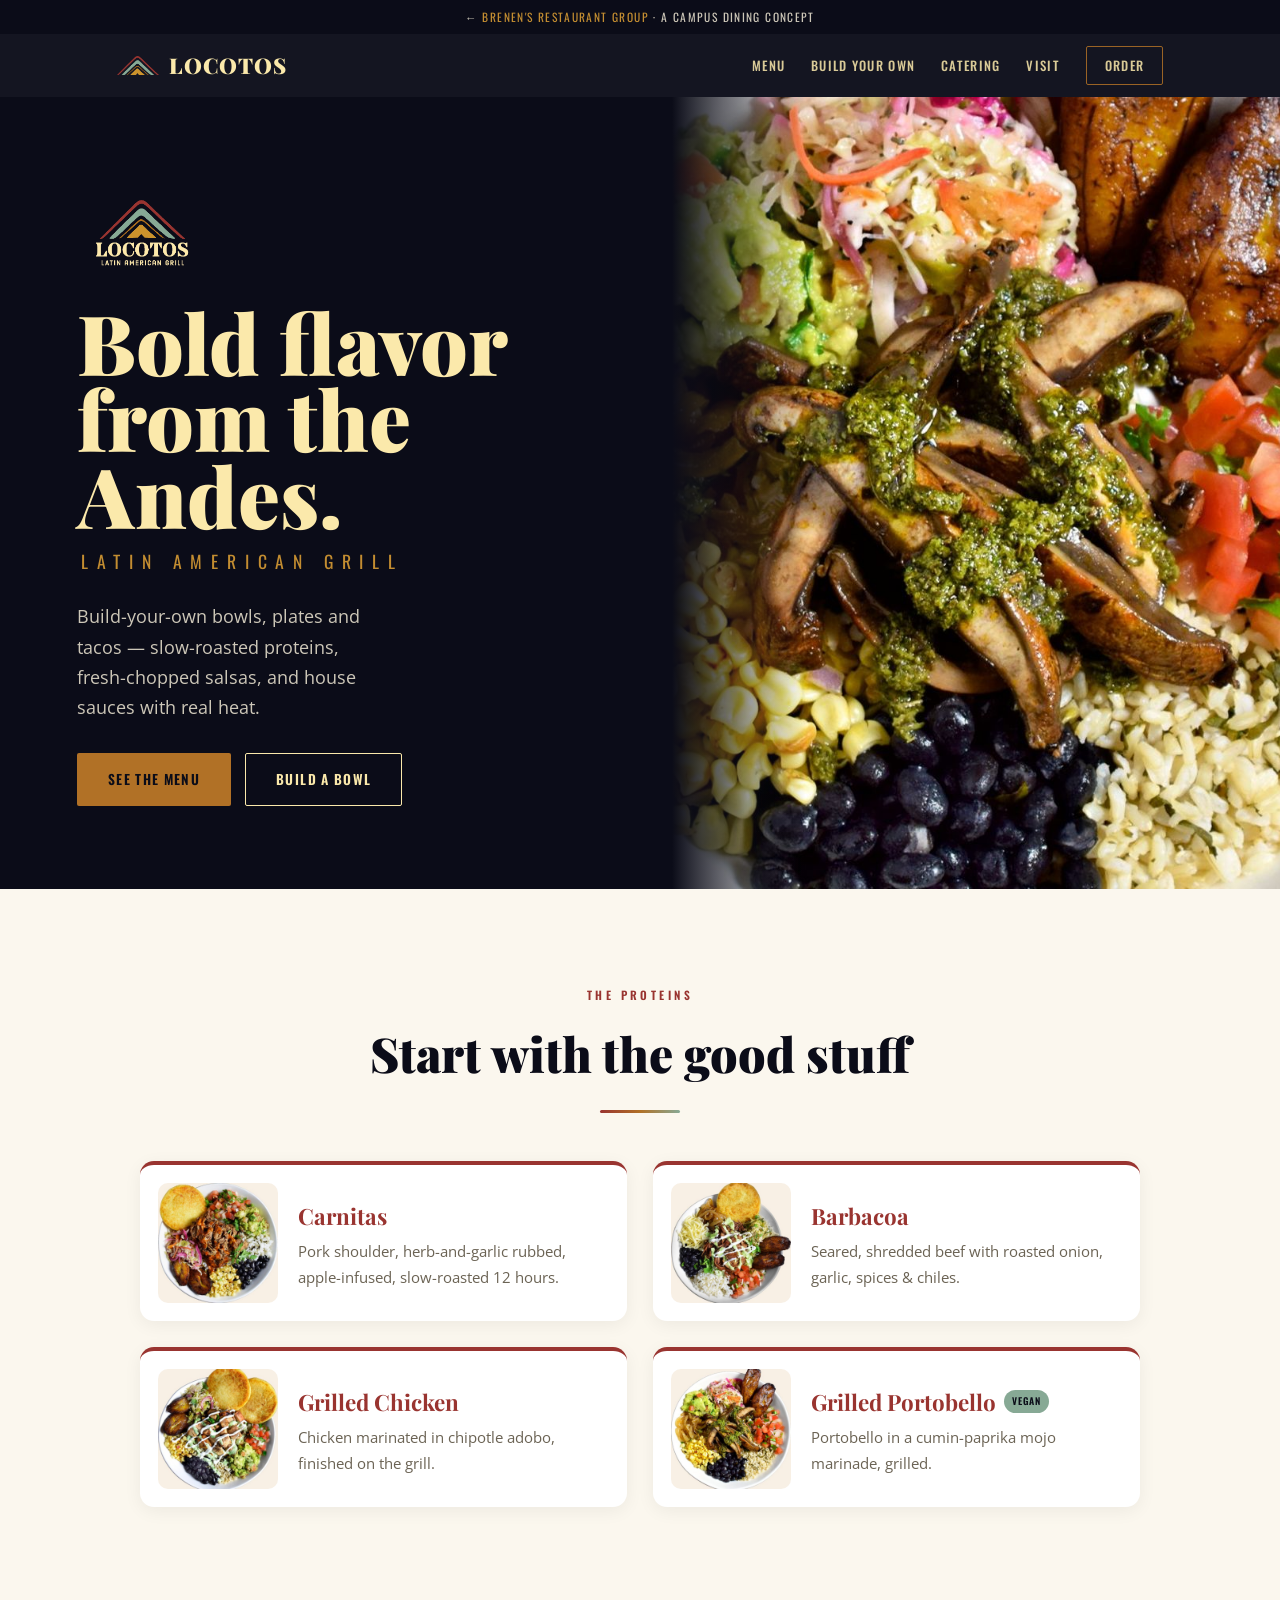
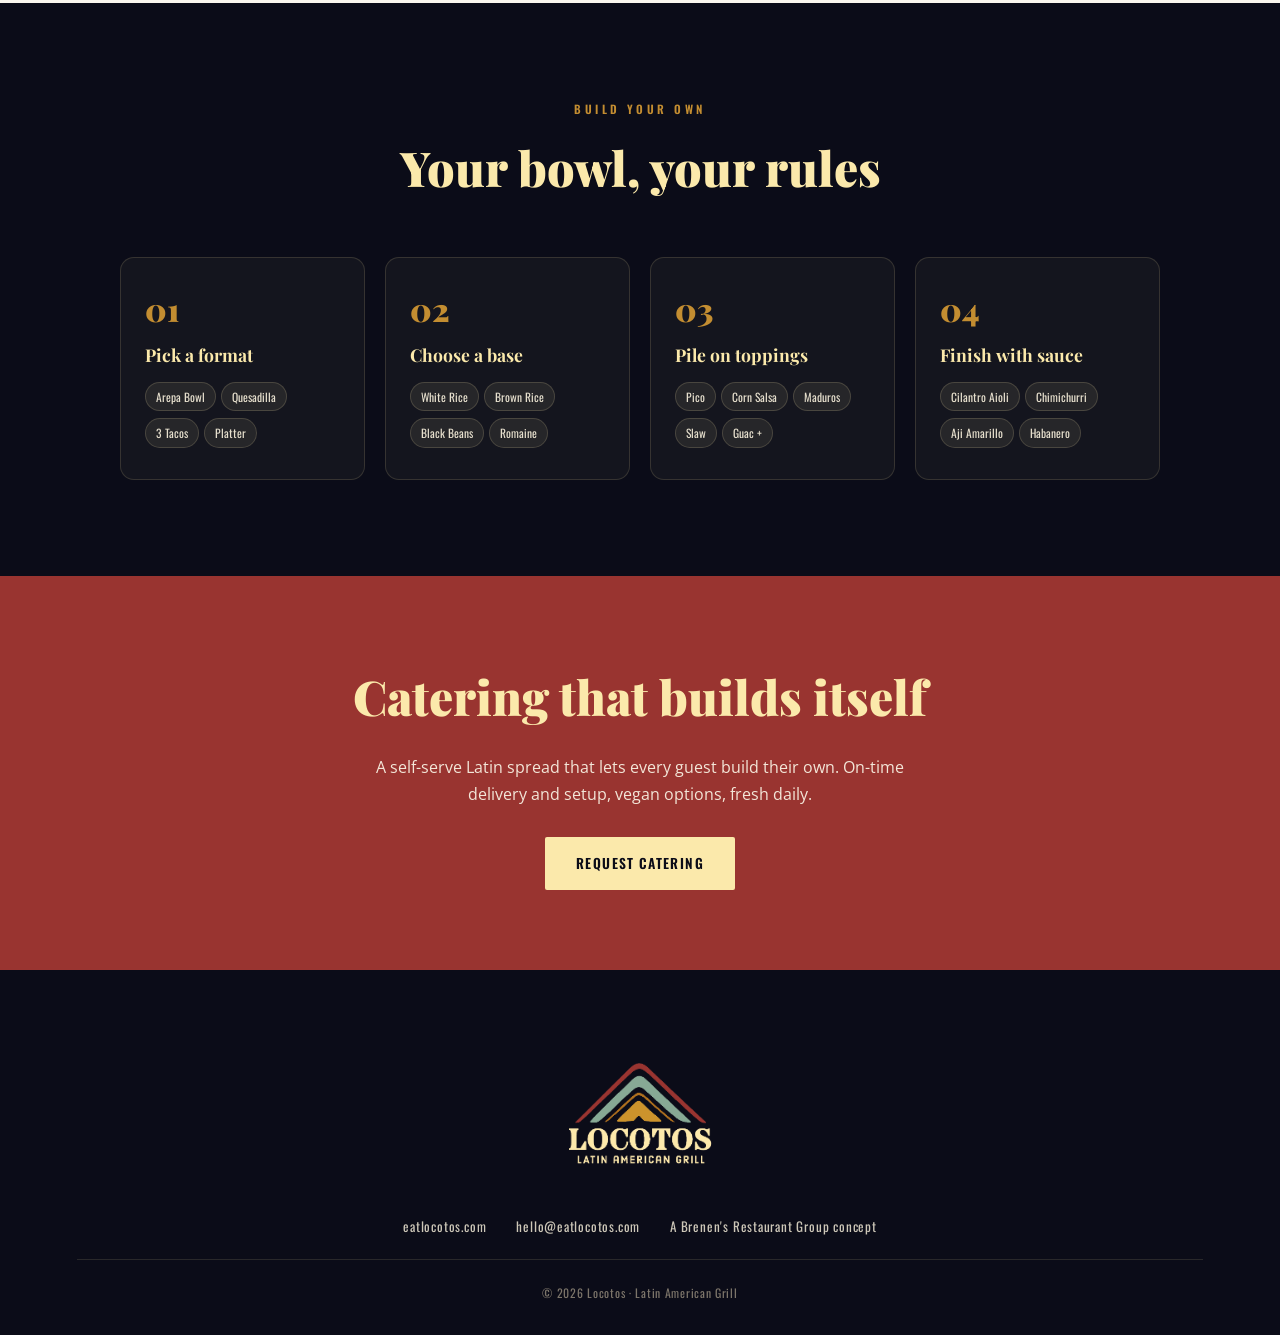
<file: locotos/index.html>
<!DOCTYPE html>
<html lang="en">
<head>
<meta charset="utf-8">
<meta name="viewport" content="width=device-width, initial-scale=1">
<title>Locotos — Latin American Grill</title>
<meta name="description" content="Locotos — a bold Latin American grill inspired by the Andes. Build-your-own bowls, plates and tacos. Authentic Latin, made fresh daily.">
<link rel="preconnect" href="https://fonts.googleapis.com">
<link rel="preconnect" href="https://fonts.gstatic.com" crossorigin>
<link href="https://fonts.googleapis.com/css2?family=Playfair+Display:ital,wght@0,700;0,900;1,500&family=Oswald:wght@300;400;500;600;700&family=Open+Sans:wght@400;500;600&display=swap" rel="stylesheet">
<style>
:root{--navy:#0B0C18;--red:#993430;--teal:#87A995;--gold:#B17126;--peak:#C38D31;--cream:#FBE9AB;--paper:#FBF7EE}
*{margin:0;padding:0;box-sizing:border-box}html{scroll-behavior:smooth}
body{font-family:'Open Sans',sans-serif;color:var(--navy);background:var(--paper);line-height:1.7}
img{display:block;max-width:100%}a{color:inherit;text-decoration:none}
h1,h2,h3{font-family:'Playfair Display',serif}
.parentbar{background:var(--navy);color:#cdc7b8;text-align:center;padding:7px;font-family:'Oswald',sans-serif;font-size:.72rem;letter-spacing:.12em;text-transform:uppercase}
.parentbar a{color:var(--peak)}.parentbar a:hover{color:var(--cream)}
.nav{position:sticky;top:0;z-index:50;background:rgba(11,12,24,.96);backdrop-filter:blur(8px)}
.nav-inner{max-width:1200px;margin:0 auto;padding:12px 6vw;display:flex;align-items:center;justify-content:space-between}
.nav-brand{display:flex;align-items:center;gap:10px}.nav-brand img{width:42px}
.nav-brand .wm{font-family:'Playfair Display',serif;font-weight:900;font-size:1.35rem;color:var(--cream);letter-spacing:1px}
.nav-links{display:flex;gap:26px;align-items:center}
.nav-links a{font-family:'Oswald',sans-serif;font-weight:500;letter-spacing:.1em;text-transform:uppercase;font-size:.8rem;color:var(--cream);opacity:.85}
.nav-links a:hover{opacity:1;color:var(--peak)}
.nav-cta{border:1.5px solid var(--gold);padding:8px 18px;border-radius:2px}
.nav-cta:hover{background:var(--gold);color:var(--navy)!important;opacity:1}
.nav-toggle{display:none;background:none;border:none;color:var(--cream);font-size:1.5rem;cursor:pointer}
.hero{position:relative;min-height:88vh;background:var(--navy);display:flex;align-items:center;overflow:hidden}
.hero-grid{display:grid;grid-template-columns:1.05fr .95fr;width:100%;align-items:center;min-height:88vh}
.hero-copy{padding:8vh 4vw 8vh 6vw;z-index:2}
.hero-mtn{width:130px;margin-bottom:20px}
.hero h1{font-weight:900;font-size:clamp(3rem,6.5vw,5.6rem);line-height:.92;color:var(--cream)}
.hero .grill{font-family:'Oswald',sans-serif;letter-spacing:.5em;text-transform:uppercase;color:var(--peak);margin:14px 0 0 4px;font-size:clamp(.8rem,1.4vw,1.1rem)}
.hero .lead{color:#cdc7b8;font-size:1.12rem;max-width:30ch;margin:24px 0 30px}
.hero-actions{display:flex;gap:14px;flex-wrap:wrap}
.btn{font-family:'Oswald',sans-serif;font-weight:600;letter-spacing:.1em;text-transform:uppercase;font-size:.85rem;padding:14px 30px;border-radius:2px;cursor:pointer;border:1.5px solid transparent;transition:transform .15s;display:inline-block}
.btn:hover{transform:translateY(-2px)}.btn-gold{background:var(--gold);color:var(--navy)}.btn-gold:hover{background:var(--peak)}
.btn-ghost{border-color:var(--cream);color:var(--cream)}.btn-ghost:hover{background:var(--cream);color:var(--navy)}
.hero-photo{position:relative;height:88vh}.hero-photo img{width:100%;height:100%;object-fit:cover}
.hero-photo::after{content:"";position:absolute;inset:0;background:linear-gradient(90deg,var(--navy) 0%,transparent 22%)}
.section{padding:6rem 6vw}.section-head{text-align:center;max-width:760px;margin:0 auto 3rem}
.eyebrow{font-family:'Oswald',sans-serif;font-weight:600;letter-spacing:.3em;text-transform:uppercase;font-size:.72rem;color:var(--red)}
.section-head h2{font-weight:900;font-size:clamp(2rem,4vw,3rem);margin:.5rem 0;color:var(--navy)}
.rule{width:80px;height:3px;background:linear-gradient(90deg,var(--red),var(--gold),var(--teal));margin:1rem auto 0;border-radius:2px}
.pgrid{display:grid;grid-template-columns:repeat(2,1fr);gap:26px;max-width:1000px;margin:0 auto}
.pcard{display:flex;gap:20px;background:#fff;border-radius:14px;overflow:hidden;box-shadow:0 4px 18px rgba(0,0,0,.06);border-top:4px solid var(--red);padding:18px;align-items:center;transition:transform .2s}
.pcard:hover{transform:translateY(-4px)}.pcard-img{width:120px;height:120px;border-radius:10px;overflow:hidden;flex-shrink:0;background:var(--cream)}
.pcard-img img{width:100%;height:100%;object-fit:cover}.pcard h3{font-size:1.4rem;color:var(--red);display:flex;gap:8px;align-items:center;flex-wrap:wrap}
.pcard p{color:#6b6354;font-size:.95rem;margin-top:4px}
.tag{font-family:'Oswald',sans-serif;font-size:.6rem;letter-spacing:.1em;text-transform:uppercase;background:var(--teal);color:var(--navy);padding:3px 8px;border-radius:20px;font-weight:600}
.build{background:var(--navy);color:var(--cream)}.build .section-head h2{color:var(--cream)}.build .eyebrow{color:var(--peak)}
.steps{display:grid;grid-template-columns:repeat(4,1fr);gap:20px;max-width:1040px;margin:0 auto}
.step{background:rgba(251,233,171,.04);border:1px solid rgba(251,233,171,.14);border-radius:14px;padding:24px}
.step-n{font-family:'Playfair Display',serif;font-weight:900;font-size:2rem;color:var(--peak)}
.step h3{font-size:1.1rem;margin:4px 0 12px;color:var(--cream)}
.chip{display:inline-block;font-family:'Oswald',sans-serif;font-size:.72rem;color:#e6dfcd;background:rgba(251,233,171,.08);border:1px solid rgba(251,233,171,.16);padding:4px 10px;border-radius:20px;margin:0 5px 7px 0}
.cta{background:var(--red);color:var(--cream);text-align:center;padding:5rem 6vw}.cta h2{font-weight:900;font-size:clamp(2rem,4vw,3rem);color:var(--cream)}
.cta p{max-width:540px;margin:1rem auto 1.8rem;color:#f3e6d8}.btn-cream{background:var(--cream);color:var(--navy)}
.foot{background:var(--navy);color:#cdc7b8;text-align:center;padding:4rem 6vw 2rem}.foot-mtn{width:200px;margin:0 auto 16px}
.foot-meta{display:flex;justify-content:center;gap:30px;flex-wrap:wrap;margin:1.4rem 0;font-family:'Oswald',sans-serif;font-size:.82rem;letter-spacing:.06em}
.foot-meta a:hover{color:var(--peak)}.foot-base{border-top:1px solid rgba(251,233,171,.12);padding-top:1.4rem;font-size:.74rem;color:#7c756a;font-family:'Oswald',sans-serif;letter-spacing:.06em}
@media (max-width:860px){.nav-links{position:fixed;inset:0 0 0 auto;width:74vw;background:var(--navy);flex-direction:column;justify-content:center;gap:30px;transform:translateX(100%);transition:.3s;z-index:60}.nav-links.open{transform:translateX(0)}.nav-toggle{display:block;z-index:61}.hero-grid{grid-template-columns:1fr}.hero-photo{display:none}.hero-copy{padding:16vh 8vw 12vh}.pgrid{grid-template-columns:1fr}.steps{grid-template-columns:1fr 1fr}}
@media (max-width:520px){.steps{grid-template-columns:1fr}}
@media (prefers-reduced-motion:reduce){*{transition:none!important;scroll-behavior:auto}}
</style>
</head>
<body>

<div class="parentbar">← <a href="../index.html">Brenen's Restaurant Group</a> · A Campus Dining Concept</div>

<nav class="nav">
  <div class="nav-inner">
    <a href="index.html" class="nav-brand"><img src="logo_mtn.png" alt=""><span class="wm">LOCOTOS</span></a>
    <div class="nav-links" id="navlinks">
      <a href="#menu">Menu</a>
      <a href="#build">Build Your Own</a>
      <a href="#catering">Catering</a>
      <a href="#visit">Visit</a>
      <a href="#visit" class="nav-cta">Order</a>
    </div>
    <button class="nav-toggle" id="navtoggle" aria-label="Menu">&#9776;</button>
  </div>
</nav>

<header class="hero">
  <div class="hero-grid">
    <div class="hero-copy">
      <div class="hero-mtn"><img src="logo_stack.png" alt="Locotos"></div>
      <h1>Bold flavor<br>from the Andes.</h1>
      <div class="grill">Latin American Grill</div>
      <p class="lead">Build-your-own bowls, plates and tacos — slow-roasted proteins, fresh-chopped salsas, and house sauces with real heat.</p>
      <div class="hero-actions">
        <a href="#menu" class="btn btn-gold">See the Menu</a>
        <a href="#build" class="btn btn-ghost">Build a Bowl</a>
      </div>
    </div>
    <div class="hero-photo"><img src="hero.jpg" alt="A loaded Locotos bowl"></div>
  </div>
</header>

<section class="section" id="menu">
  <div class="section-head"><p class="eyebrow">The Proteins</p><h2>Start with the good stuff</h2><div class="rule"></div></div>
  <div class="pgrid">
    <article class="pcard"><div class="pcard-img"><img src="carnitas.jpg" alt="Carnitas"></div><div><h3>Carnitas</h3><p>Pork shoulder, herb-and-garlic rubbed, apple-infused, slow-roasted 12 hours.</p></div></article>
    <article class="pcard"><div class="pcard-img"><img src="barbacoa.jpg" alt="Barbacoa"></div><div><h3>Barbacoa</h3><p>Seared, shredded beef with roasted onion, garlic, spices &amp; chiles.</p></div></article>
    <article class="pcard"><div class="pcard-img"><img src="chicken.jpg" alt="Grilled Chicken"></div><div><h3>Grilled Chicken</h3><p>Chicken marinated in chipotle adobo, finished on the grill.</p></div></article>
    <article class="pcard"><div class="pcard-img"><img src="portobello.jpg" alt="Portobello"></div><div><h3>Grilled Portobello <span class="tag">Vegan</span></h3><p>Portobello in a cumin-paprika mojo marinade, grilled.</p></div></article>
  </div>
</section>

<section class="section build" id="build">
  <div class="section-head"><p class="eyebrow">Build Your Own</p><h2>Your bowl, your rules</h2></div>
  <div class="steps">
    <div class="step"><div class="step-n">01</div><h3>Pick a format</h3><span class="chip">Arepa Bowl</span><span class="chip">Quesadilla</span><span class="chip">3 Tacos</span><span class="chip">Platter</span></div>
    <div class="step"><div class="step-n">02</div><h3>Choose a base</h3><span class="chip">White Rice</span><span class="chip">Brown Rice</span><span class="chip">Black Beans</span><span class="chip">Romaine</span></div>
    <div class="step"><div class="step-n">03</div><h3>Pile on toppings</h3><span class="chip">Pico</span><span class="chip">Corn Salsa</span><span class="chip">Maduros</span><span class="chip">Slaw</span><span class="chip">Guac +</span></div>
    <div class="step"><div class="step-n">04</div><h3>Finish with sauce</h3><span class="chip">Cilantro Aioli</span><span class="chip">Chimichurri</span><span class="chip">Aji Amarillo</span><span class="chip">Habanero</span></div>
  </div>
</section>

<section class="cta" id="catering">
  <h2>Catering that builds itself</h2>
  <p>A self-serve Latin spread that lets every guest build their own. On-time delivery and setup, vegan options, fresh daily.</p>
  <a href="mailto:hello@eatlocotos.com?subject=Locotos%20Catering" class="btn btn-cream">Request Catering</a>
</section>

<footer class="foot" id="visit">
  <div class="foot-mtn"><img src="logo_stack.png" alt="Locotos"></div>
  <div class="foot-meta">
    <a href="https://eatlocotos.com">eatlocotos.com</a>
    <a href="mailto:hello@eatlocotos.com">hello@eatlocotos.com</a>
    <a href="../index.html">A Brenen's Restaurant Group concept</a>
  </div>
  <div class="foot-base">© 2026 Locotos · Latin American Grill</div>
</footer>

<script>
const t=document.getElementById('navtoggle'),l=document.getElementById('navlinks');
t.addEventListener('click',()=>l.classList.toggle('open'));
l.querySelectorAll('a').forEach(a=>a.addEventListener('click',()=>l.classList.remove('open')));
</script>
</body>
</html>
</file>
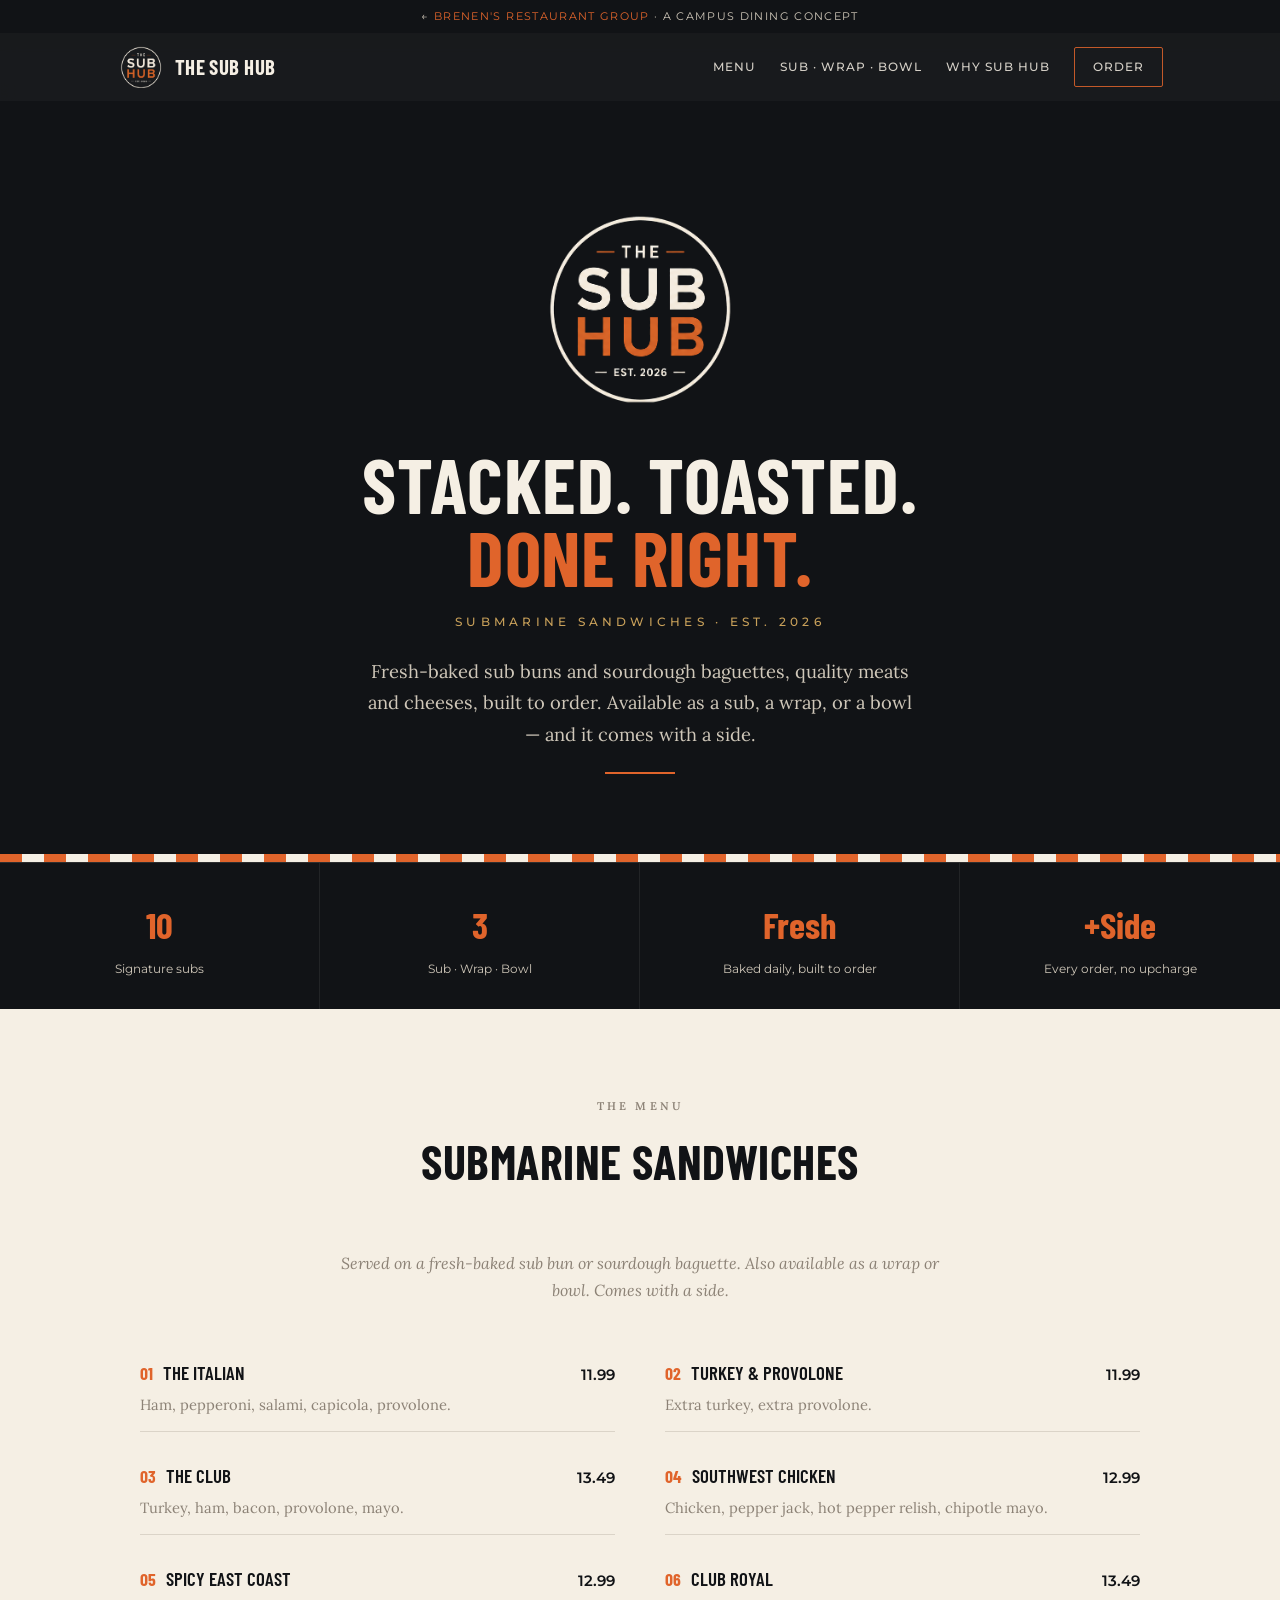
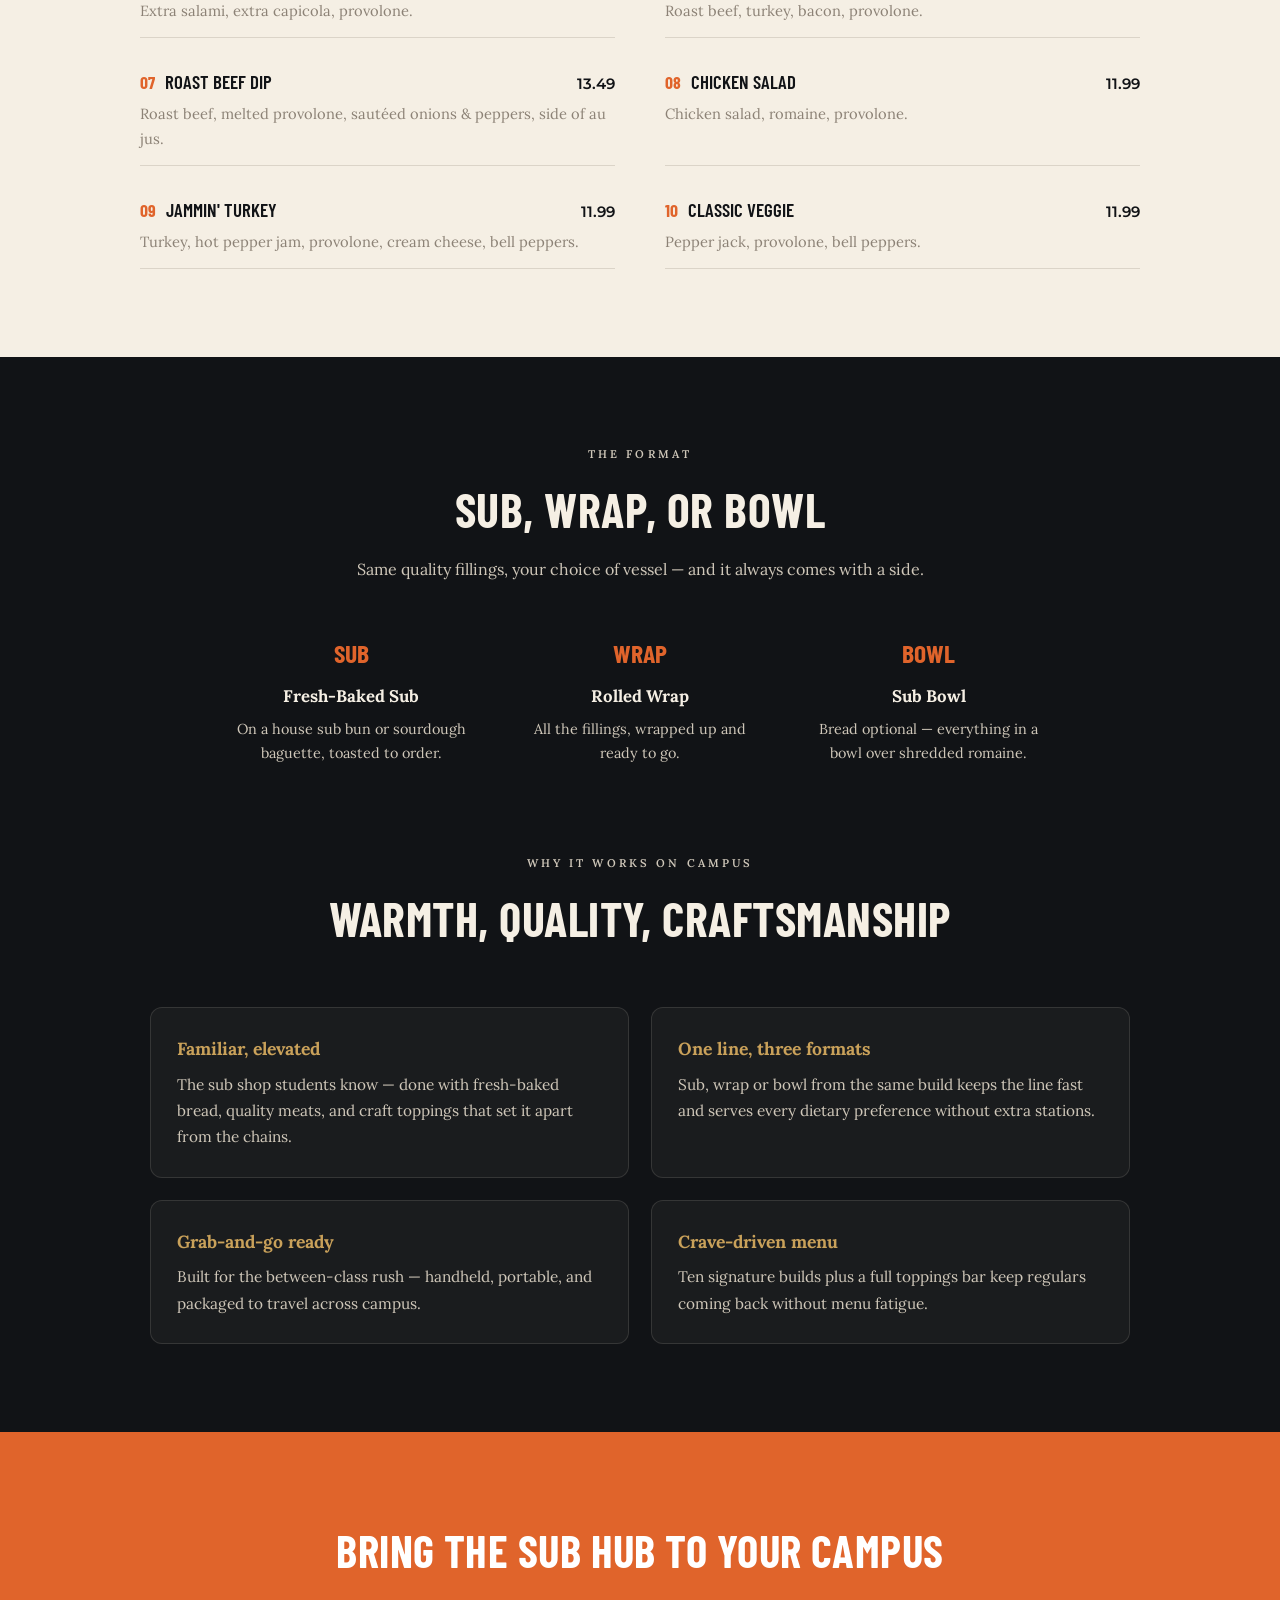
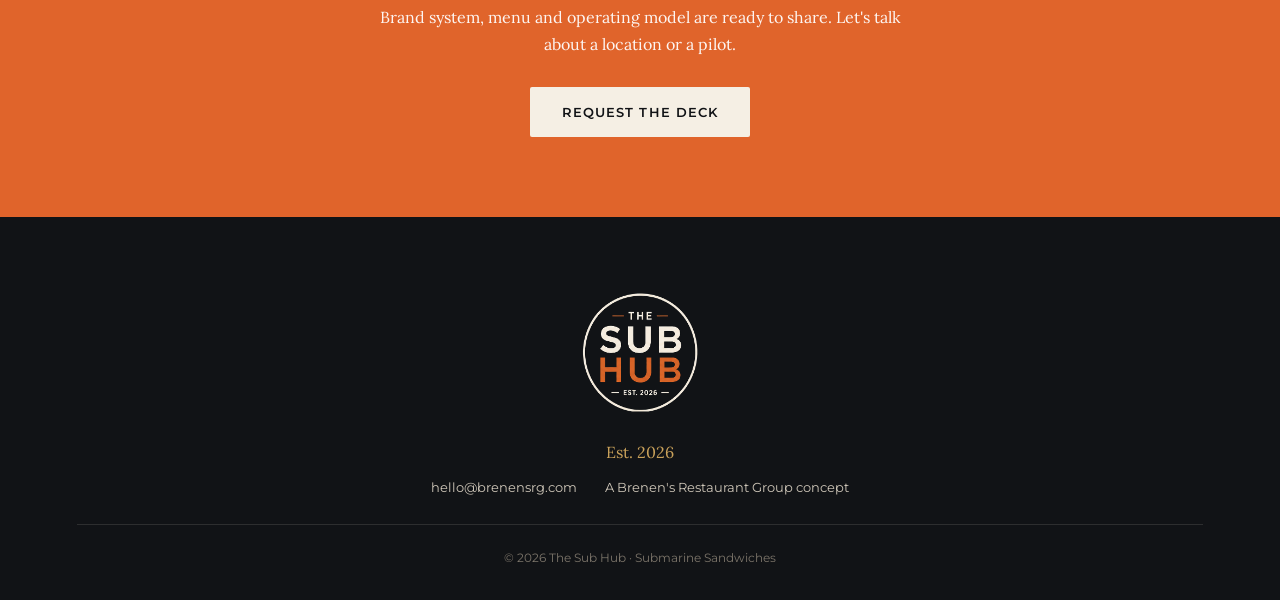
<file: subhub/index.html>
<!DOCTYPE html>
<html lang="en">
<head>
<meta charset="utf-8">
<meta name="viewport" content="width=device-width, initial-scale=1">
<title>The Sub Hub — Submarine Sandwiches</title>
<meta name="description" content="The Sub Hub — fresh-baked submarine sandwiches built to order. Sub, wrap, or bowl, and it comes with a side. Warmth, quality, craftsmanship.">
<link rel="preconnect" href="https://fonts.googleapis.com"><link rel="preconnect" href="https://fonts.gstatic.com" crossorigin>
<link href="https://fonts.googleapis.com/css2?family=Barlow+Condensed:wght@500;600;700&family=Lora:ital@0;1&family=Montserrat:wght@400;500;600&display=swap" rel="stylesheet">
<style>
:root{--ch:#111316;--o:#E0642B;--cr:#F5EFE4;--tp:#8C8276;--br:#C9A15A}
*{margin:0;padding:0;box-sizing:border-box}html{scroll-behavior:smooth}
body{font-family:'Lora',serif;color:var(--ch);background:var(--cr);line-height:1.7}
img{display:block;max-width:100%}a{color:inherit;text-decoration:none}
h1,h2,h3{font-family:'Barlow Condensed',sans-serif;font-weight:700;text-transform:uppercase;letter-spacing:.01em}
.parentbar{background:var(--ch);color:#cfc7b9;text-align:center;padding:7px;font-family:'Montserrat',sans-serif;font-size:.7rem;letter-spacing:.12em;text-transform:uppercase}
.parentbar a{color:var(--o)}.parentbar a:hover{color:#fff}
.nav{position:sticky;top:0;z-index:50;background:rgba(17,19,22,.97);backdrop-filter:blur(8px)}
.nav-inner{max-width:1200px;margin:0 auto;padding:10px 6vw;display:flex;align-items:center;justify-content:space-between}
.nav-brand{display:flex;align-items:center;gap:10px}.nav-brand img{height:48px}
.nav-brand .wm{font-family:'Barlow Condensed',sans-serif;font-weight:700;text-transform:uppercase;font-size:1.3rem;color:var(--cr);letter-spacing:.02em}
.nav-links{display:flex;gap:24px;align-items:center}
.nav-links a{font-family:'Montserrat',sans-serif;font-weight:500;letter-spacing:.08em;text-transform:uppercase;font-size:.78rem;color:var(--cr);opacity:.85}
.nav-links a:hover{opacity:1;color:var(--o)}
.nav-cta{border:1.5px solid var(--o);padding:8px 18px;border-radius:2px}.nav-cta:hover{background:var(--o);color:#fff!important;opacity:1}
.nav-toggle{display:none;background:none;border:none;color:var(--cr);font-size:1.5rem;cursor:pointer}
.hero{background:var(--ch);color:var(--cr);text-align:center;padding:6rem 6vw 5rem}
.hero-badge{width:220px;margin:0 auto 30px}
.hero h1{font-size:clamp(2.6rem,6vw,5rem);line-height:.95;color:var(--cr)}.hero h1 .o{color:var(--o)}
.hero .sub{font-family:'Montserrat',sans-serif;font-weight:500;letter-spacing:.34em;text-transform:uppercase;font-size:.78rem;color:var(--br);margin-top:18px}
.hero .lead{font-size:1.15rem;color:#cfc7b9;max-width:50ch;margin:24px auto 0}
.rule-x{width:70px;height:2px;background:var(--o);margin:22px auto 0}
.band{height:8px;background:repeating-linear-gradient(90deg,var(--o) 0 22px,transparent 22px 44px)}
.stats{background:var(--ch);color:var(--cr);display:grid;grid-template-columns:repeat(4,1fr);border-top:1px solid rgba(245,239,228,.12)}
.stat{padding:30px 22px;text-align:center;border-right:1px solid rgba(245,239,228,.08)}.stat:last-child{border-right:none}
.stat .n{font-family:'Barlow Condensed',sans-serif;font-weight:700;font-size:2.3rem;color:var(--o)}.stat .l{font-family:'Montserrat',sans-serif;font-size:.78rem;color:#cfc7b9;margin-top:2px}
.section{padding:5.5rem 7vw}.section.cream{background:var(--cr);color:var(--ch)}.section.char{background:var(--ch);color:var(--cr)}
.head{text-align:center;max-width:720px;margin:0 auto 3rem}
.eyebrow{font-family:'Montserrat',sans-serif;font-weight:600;letter-spacing:.28em;text-transform:uppercase;font-size:.7rem;color:var(--o)}
.head h2{font-size:clamp(2rem,4vw,3rem);margin:.3rem 0}.head p{font-family:'Lora',serif;color:var(--tp)}.char .head p{color:#cfc7b9}
.note{text-align:center;font-family:'Lora',serif;font-style:italic;color:var(--tp);margin:0 auto 2.4rem;max-width:60ch}
.menu{display:grid;grid-template-columns:1fr 1fr;gap:14px 50px;max-width:1000px;margin:0 auto}
.item{border-bottom:1px solid rgba(140,130,118,.25);padding:14px 0}.item-h{display:flex;align-items:baseline;gap:10px}
.num{font-family:'Barlow Condensed',sans-serif;font-weight:700;color:var(--o);font-size:1.1rem}
.item-h h4{font-family:'Barlow Condensed',sans-serif;font-weight:600;text-transform:uppercase;font-size:1.18rem;flex:1}
.price{font-family:'Montserrat',sans-serif;font-weight:600;color:var(--ch);font-size:.95rem}
.item p{font-family:'Lora',serif;color:var(--tp);font-size:.92rem;margin-top:3px}
.format{display:flex;justify-content:center;gap:46px;flex-wrap:wrap;max-width:820px;margin:0 auto}
.fmt{text-align:center;flex:1;min-width:170px}.fmt .ic{font-family:'Barlow Condensed',sans-serif;font-weight:700;font-size:1.6rem;color:var(--o);text-transform:uppercase}
.fmt h4{font-size:1.05rem;margin:8px 0 6px}.fmt p{font-family:'Lora',serif;color:#cfc7b9;font-size:.9rem}
.why{display:grid;grid-template-columns:repeat(2,1fr);gap:22px;max-width:980px;margin:0 auto}
.whyc{background:rgba(245,239,228,.04);border:1px solid rgba(245,239,228,.12);border-radius:12px;padding:26px}
.whyc h4{font-size:1.1rem;color:var(--br);margin-bottom:8px}.whyc p{font-family:'Lora',serif;color:#cfc7b9;font-size:.96rem}
.cta{background:var(--o);color:#fff;text-align:center;padding:5rem 6vw}.cta h2{font-size:clamp(1.9rem,3.6vw,2.8rem)}.cta p{font-family:'Lora',serif;max-width:560px;margin:1rem auto 1.8rem;opacity:.94}
.btn-c{background:var(--cr);color:var(--ch);font-family:'Montserrat',sans-serif;font-weight:600;letter-spacing:.08em;text-transform:uppercase;font-size:.82rem;padding:14px 32px;border-radius:2px;display:inline-block;transition:transform .15s}.btn-c:hover{transform:translateY(-2px)}
.foot{background:var(--ch);color:#cfc7b9;text-align:center;padding:4rem 6vw 2rem}.foot-badge{width:140px;margin:0 auto 18px}
.foot-meta{font-family:'Montserrat',sans-serif;font-size:.82rem;display:flex;gap:28px;justify-content:center;flex-wrap:wrap;margin-top:10px}.foot-meta a:hover{color:var(--o)}
.foot-base{border-top:1px solid rgba(245,239,228,.12);margin-top:1.6rem;padding-top:1.4rem;font-size:.74rem;color:#7c756a;font-family:'Montserrat',sans-serif}
@media (max-width:860px){.nav-links{position:fixed;inset:0 0 0 auto;width:74vw;background:var(--ch);flex-direction:column;justify-content:center;gap:28px;transform:translateX(100%);transition:.3s;z-index:60}.nav-links.open{transform:translateX(0)}.nav-toggle{display:block;z-index:61}.stats{grid-template-columns:1fr 1fr}.stat:nth-child(2){border-right:none}.menu{grid-template-columns:1fr;gap:0}.why{grid-template-columns:1fr}}
@media (max-width:520px){.stats{grid-template-columns:1fr}.stat{border-right:none}}
@media (prefers-reduced-motion:reduce){*{transition:none!important;scroll-behavior:auto}}
</style>
</head>
<body>
<div class="parentbar">← <a href="../index.html">Brenen's Restaurant Group</a> · A Campus Dining Concept</div>
<nav class="nav"><div class="nav-inner">
<a href="index.html" class="nav-brand"><img src="badge.png" alt=""><span class="wm">The Sub Hub</span></a>
<div class="nav-links" id="navlinks"><a href="#menu">Menu</a><a href="#format">Sub · Wrap · Bowl</a><a href="#why">Why Sub Hub</a><a href="#visit" class="nav-cta">Order</a></div>
<button class="nav-toggle" id="navtoggle">&#9776;</button></div></nav>

<header class="hero">
<div class="hero-badge"><img src="badge.png" alt="The Sub Hub"></div>
<h1>Stacked. Toasted.<br><span class="o">Done right.</span></h1>
<div class="sub">Submarine Sandwiches · Est. 2026</div>
<p class="lead">Fresh-baked sub buns and sourdough baguettes, quality meats and cheeses, built to order. Available as a sub, a wrap, or a bowl — and it comes with a side.</p>
<div class="rule-x"></div>
</header>
<div class="band"></div>

<div class="stats">
<div class="stat"><div class="n">10</div><div class="l">Signature subs</div></div>
<div class="stat"><div class="n">3</div><div class="l">Sub · Wrap · Bowl</div></div>
<div class="stat"><div class="n">Fresh</div><div class="l">Baked daily, built to order</div></div>
<div class="stat"><div class="n">+Side</div><div class="l">Every order, no upcharge</div></div>
</div>

<section class="section cream" id="menu">
<div class="head"><p class="eyebrow">The Menu</p><h2>Submarine Sandwiches</h2></div>
<p class="note">Served on a fresh-baked sub bun or sourdough baguette. Also available as a wrap or bowl. Comes with a side.</p>
<div class="menu">
<div class="item"><div class="item-h"><span class="num">01</span><h4>The Italian</h4><span class="price">11.99</span></div><p>Ham, pepperoni, salami, capicola, provolone.</p></div>
<div class="item"><div class="item-h"><span class="num">02</span><h4>Turkey &amp; Provolone</h4><span class="price">11.99</span></div><p>Extra turkey, extra provolone.</p></div>
<div class="item"><div class="item-h"><span class="num">03</span><h4>The Club</h4><span class="price">13.49</span></div><p>Turkey, ham, bacon, provolone, mayo.</p></div>
<div class="item"><div class="item-h"><span class="num">04</span><h4>Southwest Chicken</h4><span class="price">12.99</span></div><p>Chicken, pepper jack, hot pepper relish, chipotle mayo.</p></div>
<div class="item"><div class="item-h"><span class="num">05</span><h4>Spicy East Coast</h4><span class="price">12.99</span></div><p>Extra salami, extra capicola, provolone.</p></div>
<div class="item"><div class="item-h"><span class="num">06</span><h4>Club Royal</h4><span class="price">13.49</span></div><p>Roast beef, turkey, bacon, provolone.</p></div>
<div class="item"><div class="item-h"><span class="num">07</span><h4>Roast Beef Dip</h4><span class="price">13.49</span></div><p>Roast beef, melted provolone, sautéed onions &amp; peppers, side of au jus.</p></div>
<div class="item"><div class="item-h"><span class="num">08</span><h4>Chicken Salad</h4><span class="price">11.99</span></div><p>Chicken salad, romaine, provolone.</p></div>
<div class="item"><div class="item-h"><span class="num">09</span><h4>Jammin' Turkey</h4><span class="price">11.99</span></div><p>Turkey, hot pepper jam, provolone, cream cheese, bell peppers.</p></div>
<div class="item"><div class="item-h"><span class="num">10</span><h4>Classic Veggie</h4><span class="price">11.99</span></div><p>Pepper jack, provolone, bell peppers.</p></div>
</div></section>

<section class="section char" id="format">
<div class="head"><p class="eyebrow">The Format</p><h2>Sub, Wrap, or Bowl</h2><p>Same quality fillings, your choice of vessel — and it always comes with a side.</p></div>
<div class="format">
<div class="fmt"><div class="ic">SUB</div><h4>Fresh-Baked Sub</h4><p>On a house sub bun or sourdough baguette, toasted to order.</p></div>
<div class="fmt"><div class="ic">WRAP</div><h4>Rolled Wrap</h4><p>All the fillings, wrapped up and ready to go.</p></div>
<div class="fmt"><div class="ic">BOWL</div><h4>Sub Bowl</h4><p>Bread optional — everything in a bowl over shredded romaine.</p></div>
</div></section>

<section class="section char" style="padding-top:0" id="why">
<div class="head"><p class="eyebrow">Why It Works On Campus</p><h2>Warmth, quality, craftsmanship</h2></div>
<div class="why">
<div class="whyc"><h4>Familiar, elevated</h4><p>The sub shop students know — done with fresh-baked bread, quality meats, and craft toppings that set it apart from the chains.</p></div>
<div class="whyc"><h4>One line, three formats</h4><p>Sub, wrap or bowl from the same build keeps the line fast and serves every dietary preference without extra stations.</p></div>
<div class="whyc"><h4>Grab-and-go ready</h4><p>Built for the between-class rush — handheld, portable, and packaged to travel across campus.</p></div>
<div class="whyc"><h4>Crave-driven menu</h4><p>Ten signature builds plus a full toppings bar keep regulars coming back without menu fatigue.</p></div>
</div></section>

<section class="cta" id="visit">
<h2>Bring The Sub Hub to your campus</h2>
<p>Brand system, menu and operating model are ready to share. Let's talk about a location or a pilot.</p>
<a href="mailto:hello@brenensrg.com?subject=The%20Sub%20Hub" class="btn-c">Request the Deck</a>
</section>

<footer class="foot">
<div class="foot-badge"><img src="badge.png" alt="The Sub Hub"></div>
<div class="sub" style="color:var(--br)">Est. 2026</div>
<div class="foot-meta"><a href="mailto:hello@brenensrg.com">hello@brenensrg.com</a><a href="../index.html">A Brenen's Restaurant Group concept</a></div>
<div class="foot-base">© 2026 The Sub Hub · Submarine Sandwiches</div>
</footer>
<script>const t=document.getElementById('navtoggle'),l=document.getElementById('navlinks');t.addEventListener('click',()=>l.classList.toggle('open'));l.querySelectorAll('a').forEach(a=>a.addEventListener('click',()=>l.classList.remove('open')));</script>
</body></html>
</file>
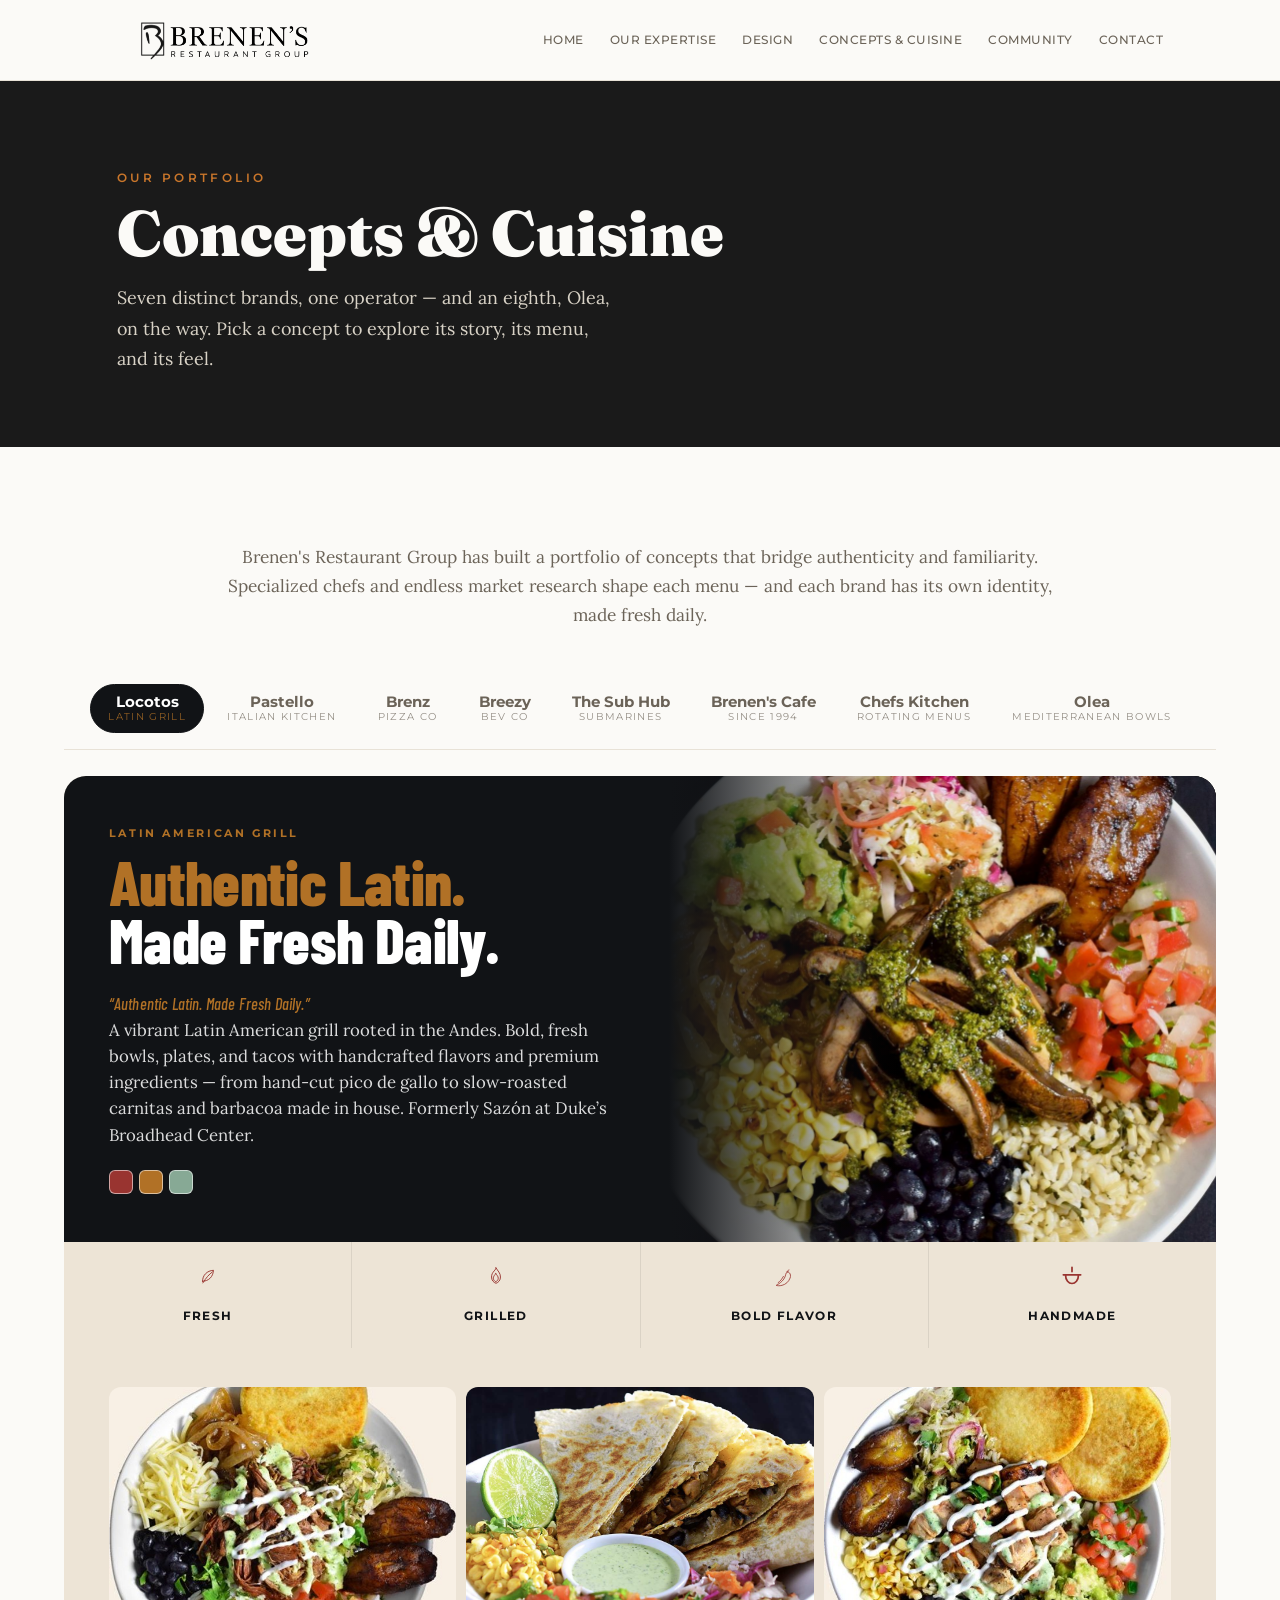
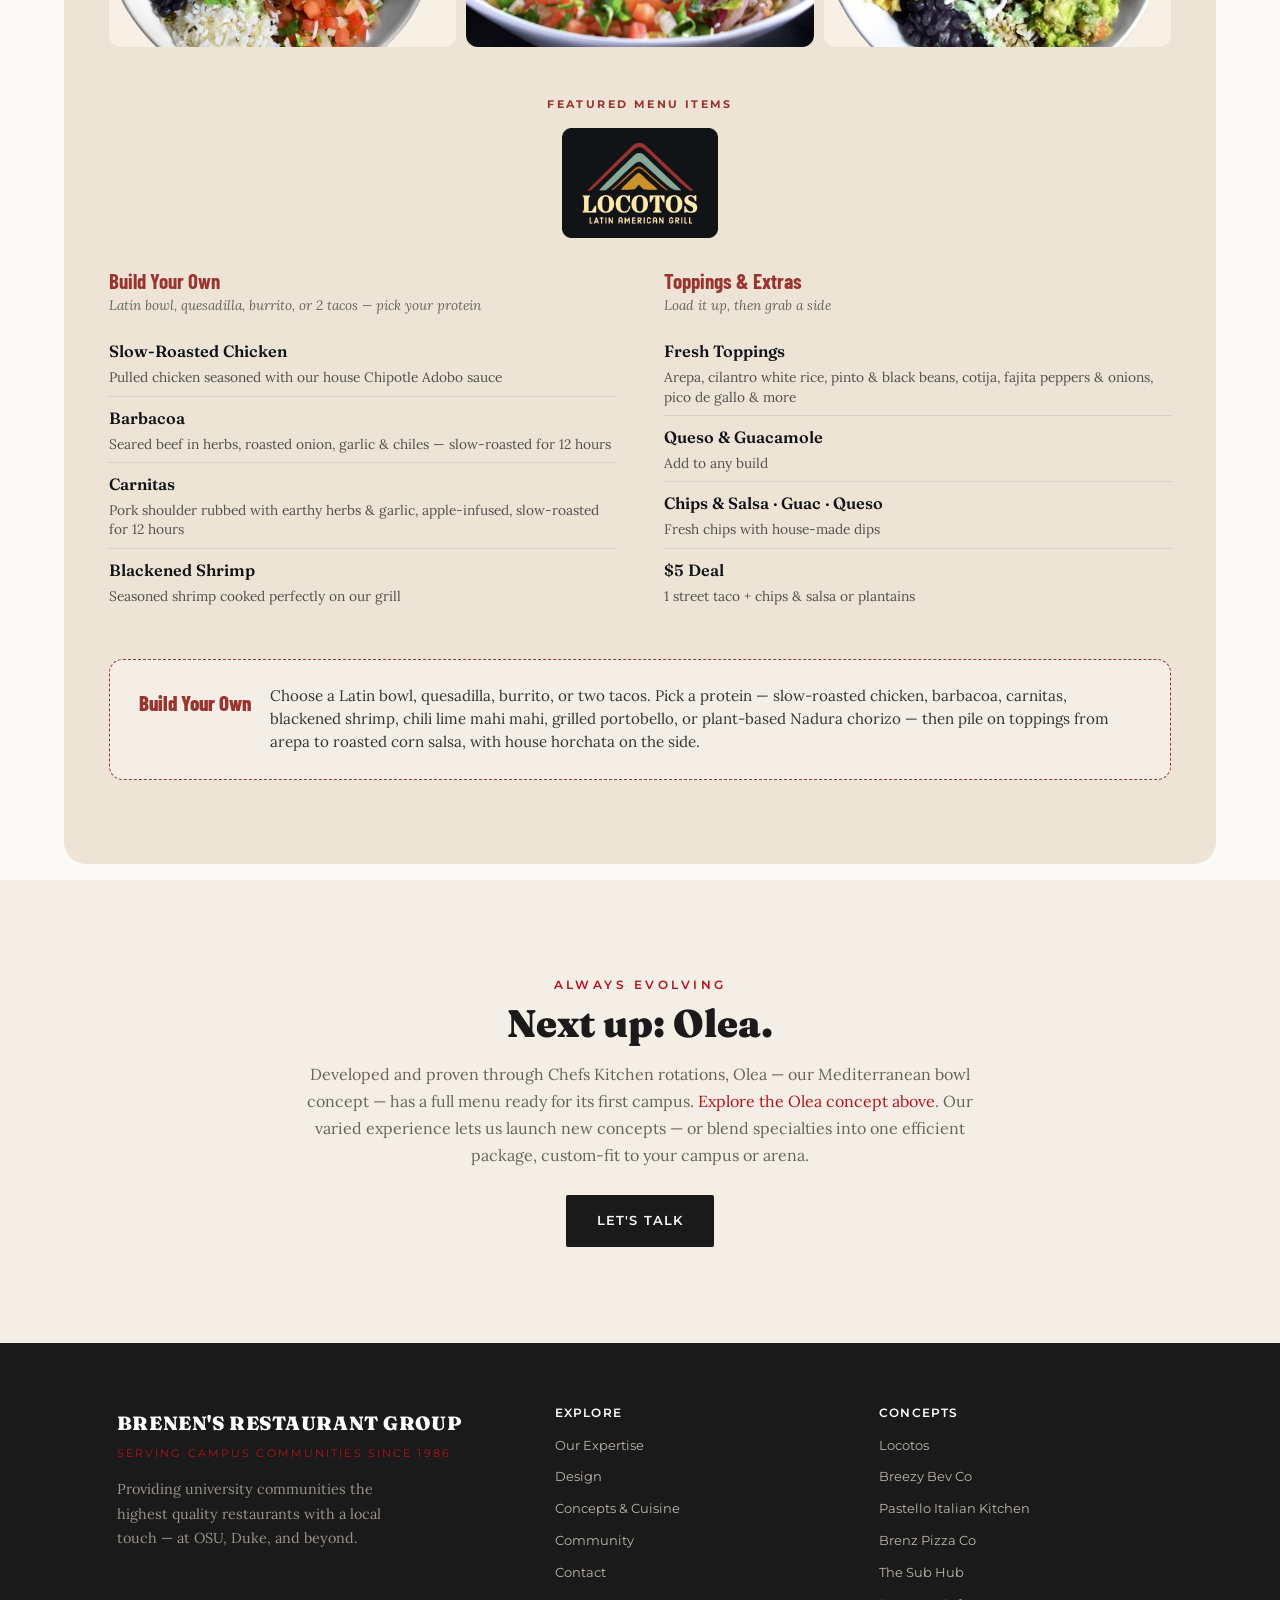
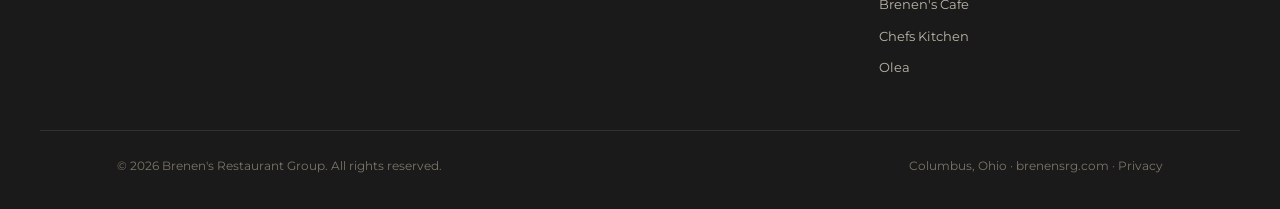
<file: concepts.html>
<!DOCTYPE html><html lang="en"><head><meta charset="utf-8"><meta name="viewport" content="width=device-width,initial-scale=1">
<title>Concepts & Cuisine — Brenen's Restaurant Group</title><meta name="description" content="Locotos, Pastello Italian Kitchen, Brenz Pizza Co, Breezy Bev Co, The Sub Hub, Brenen's Cafe and Chefs Kitchen — the concept portfolio of Brenen's Restaurant Group.">
<link rel="canonical" href="https://brenensrg.com/concepts.html">
<link rel="icon" type="image/png" href="shared/brenens_logo_black_transparent.png">
<link rel="apple-touch-icon" href="shared/brenens_logo_black_transparent.png">
<meta property="og:type" content="website">
<meta property="og:site_name" content="Brenen's Restaurant Group">
<meta property="og:title" content="Concepts & Cuisine — Brenen's Restaurant Group">
<meta property="og:description" content="Locotos, Pastello Italian Kitchen, Brenz Pizza Co, Breezy Bev Co, The Sub Hub, Brenen's Cafe and Chefs Kitchen — the Brenen's Restaurant Group portfolio.">
<meta property="og:url" content="https://brenensrg.com/concepts.html">
<meta property="og:image" content="https://brenensrg.com/shared/hero_home.jpg">
<meta name="twitter:card" content="summary_large_image">
<meta name="twitter:title" content="Concepts & Cuisine — Brenen's Restaurant Group">
<meta name="twitter:description" content="Locotos, Pastello Italian Kitchen, Brenz Pizza Co, Breezy Bev Co, The Sub Hub, Brenen's Cafe and Chefs Kitchen — the Brenen's Restaurant Group portfolio.">
<meta name="twitter:image" content="https://brenensrg.com/shared/hero_home.jpg">
<link rel="preconnect" href="https://fonts.googleapis.com"><link rel="preconnect" href="https://fonts.gstatic.com" crossorigin>
<link href="https://fonts.googleapis.com/css2?family=Barlow+Condensed:wght@500;600;700;800&family=Fraunces:opsz,wght@9..144,400;9..144,500;9..144,600;9..144,900&family=Barlow+Condensed:wght@500;600;700&family=Playfair+Display:wght@700;900&family=Lora:ital@0;1&family=Montserrat:wght@400;500;600;700&display=swap" rel="stylesheet">
<link href="shared/brg.css" rel="stylesheet">
<style>
  .nav-brand{display:flex;flex-direction:column;align-items:flex-start;gap:4px}
  .nav-brand .nav-logo{height:52px!important;width:auto!important;max-width:none!important;object-fit:contain;display:block;flex:none}
  @media(max-width:600px){.nav-brand .nav-logo{height:40px!important}}

  /* ===== Concept Switcher ===== */
  .cx{--a:#8B3A2F;--b:#D9A441;--c:#2E6B5E;--bg:#F3EDE0;--ink:#241c18;--disp:"Fraunces",serif;
    max-width:1200px;margin:0 auto;padding:0 1.5rem 1rem}

  .cx-tabs{position:sticky;top:0;z-index:20;background:var(--paper,#faf8f4);
    display:flex;gap:.35rem;flex-wrap:wrap;justify-content:center;
    border-bottom:1px solid var(--line,#e2ddd2);padding:1rem 0}
  .cx-tab{appearance:none;background:transparent;border:1px solid transparent;cursor:pointer;
    padding:.6rem 1.05rem;border-radius:99px;display:flex;flex-direction:column;align-items:center;gap:1px;
    font-family:"Montserrat",sans-serif;color:var(--stone,#6b6357);transition:all .25s ease;line-height:1.1}
  .cx-tab .t-name{font-weight:700;font-size:.95rem}
  .cx-tab .t-type{font-size:.6rem;letter-spacing:.14em;text-transform:uppercase;opacity:.7}
  .cx-tab:hover{background:rgba(0,0,0,.04);color:var(--ink,#1a1a1a)}
  .cx-tab[aria-selected="true"]{background:var(--sel,#241c18);color:#fff;border-color:var(--sel,#241c18)}
  .cx-tab[aria-selected="true"] .t-type{opacity:.8;color:var(--selb,#D9A441)}
  .cx-tab:focus-visible{outline:2px solid var(--a);outline-offset:2px}

  .cx-show{margin-top:1.6rem;border-radius:22px;overflow:hidden;background:var(--bg);transition:background .5s ease}
  .cx-fade{animation:cxfade .45s ease}
  @keyframes cxfade{from{opacity:0;transform:translateY(12px)}to{opacity:1;transform:none}}

  .cs-hero{position:relative;min-height:340px;display:grid;grid-template-columns:1.05fr .95fr;color:#fff;background:var(--ink)}
  .cs-hero-copy{padding:3rem 2.8rem;display:flex;flex-direction:column;justify-content:center;z-index:2}
  .cs-kicker{font-family:"Montserrat",sans-serif;font-size:.68rem;font-weight:700;letter-spacing:.24em;text-transform:uppercase;color:var(--b);margin-bottom:.7rem}
  .cs-title{font-family:var(--disp);font-weight:800;line-height:.92;font-size:clamp(2.4rem,5vw,3.9rem);margin:0 0 .8rem;letter-spacing:-.01em}
  .cs-title .lo{color:var(--b)}
  .cs-sub{font-family:"Lora",serif;font-size:1.05rem;line-height:1.55;max-width:32rem;color:rgba(255,255,255,.85)}
  .cs-hero-pic{position:relative;overflow:hidden;background:#000}
  .cs-hero-pic img{position:absolute;inset:0;width:100%;height:100%;object-fit:cover;opacity:.94}
  .cs-hero-pic .grad{position:absolute;inset:0;background:linear-gradient(90deg,var(--ink),transparent 42%)}
  .cs-swatches{display:flex;gap:6px;margin-top:1.4rem}
  .cs-swatches i{width:24px;height:24px;border-radius:6px;border:1.5px solid rgba(255,255,255,.55)}

  .cs-feat{display:grid;grid-template-columns:repeat(4,1fr);gap:1px;background:rgba(0,0,0,.08)}
  .cs-feat .f{background:var(--bg);padding:1.4rem 1rem;text-align:center}
  .cs-feat .f svg{width:26px;height:26px;stroke:var(--a);fill:none;stroke-width:1.6;stroke-linecap:round;stroke-linejoin:round;margin-bottom:.5rem}
  .cs-feat .f b{display:block;font-family:"Montserrat",sans-serif;font-size:.72rem;font-weight:700;letter-spacing:.12em;text-transform:uppercase;color:var(--ink)}

  .cs-menu{padding:3rem 2.8rem 2.4rem}
  .cs-menu-head{text-align:center;margin-bottom:2rem}
  .cs-menu-head .k{font-family:"Montserrat",sans-serif;font-size:.68rem;font-weight:700;letter-spacing:.22em;text-transform:uppercase;color:var(--a)}
  .cs-menu-head h3{font-family:var(--disp);font-weight:800;font-size:clamp(1.8rem,3.4vw,2.5rem);margin:.3rem 0 0;color:var(--ink)}
  .cs-menu-head .menu-logo{display:block;margin:.9rem auto 0;max-height:110px;max-width:min(440px,82%);object-fit:contain}
  .cs-tagline{font-family:var(--disp);font-style:italic;font-weight:500;font-size:1.02rem;color:var(--b);margin:.55rem 0 0;letter-spacing:.01em}
  .cs-cats{display:grid;grid-template-columns:1fr 1fr;gap:2rem 3rem}
  .cs-cat h4{font-family:var(--disp);font-weight:700;font-size:1.3rem;color:var(--a);margin:0 0 .1rem}
  .cs-cat .cnote{font-family:"Lora",serif;font-style:italic;font-size:.85rem;color:var(--ink);opacity:.6;margin:0 0 .8rem}
  .cs-cat ul{list-style:none;margin:0 0 .4rem;padding:0}
  .cs-cat li{padding:.5rem 0;border-bottom:1px dotted rgba(0,0,0,.15)}
  .cs-cat li:last-child{border-bottom:0}
  .cs-rowline{display:flex;align-items:baseline;gap:.5rem}
  .cs-rowline .mi{font-family:"Fraunces",serif;font-weight:600;font-size:1.02rem;color:var(--ink)}
  .cs-rowline .dots{flex:1;border-bottom:1px dotted rgba(0,0,0,.25);transform:translateY(-3px)}
  .cs-rowline .mp{font-family:"Montserrat",sans-serif;font-variant-numeric:tabular-nums;font-weight:700;font-size:.92rem;color:var(--c)}
  .cs-md{font-family:"Lora",serif;font-size:.86rem;line-height:1.4;color:var(--ink);opacity:.7;margin:.15rem 0 0}

  .cs-gallery{display:grid;grid-template-columns:repeat(3,1fr);gap:10px;padding:2.4rem 2.8rem 0}
  .cs-gallery img{width:100%;aspect-ratio:4/3;object-fit:cover;border-radius:12px;display:block}

  .cs-menus{padding:2.4rem 2.8rem 0}
  .cs-menus h4{font-family:"Montserrat",sans-serif;font-size:.72rem;font-weight:700;letter-spacing:.2em;text-transform:uppercase;margin:0 0 1rem}
  .cs-menus .grid{display:grid;grid-template-columns:repeat(4,1fr);gap:12px}
  .cs-menus a{display:block;text-decoration:none}
  .cs-menus img{width:100%;aspect-ratio:16/9;object-fit:cover;border-radius:10px;display:block;transition:transform .3s ease}
  .cs-menus a:hover img{transform:scale(1.03)}
  .cs-menus .lbl{font-family:"Montserrat",sans-serif;font-size:.68rem;font-weight:600;letter-spacing:.1em;text-transform:uppercase;margin-top:.45rem;text-align:center}
  @media(prefers-reduced-motion:reduce){.cs-menus a:hover img{transform:none}}

  .cs-byo{margin:0 2.8rem 2.6rem;padding:1.6rem 1.8rem;border-radius:14px;border:1.5px dashed var(--a);
    background:rgba(255,255,255,.4);display:flex;gap:1.2rem;align-items:flex-start}
  .cs-byo .bt{font-family:var(--disp);font-weight:800;font-size:1.3rem;color:var(--a);white-space:nowrap}
  .cs-byo .bd{font-family:"Lora",serif;font-size:.95rem;line-height:1.5;color:var(--ink);opacity:.85}

  .cs-cta{text-align:center;padding:0 2.8rem 3rem}
  .cs-cta a{display:inline-block;background:var(--ink);color:#fff;text-decoration:none;
    font-family:"Montserrat",sans-serif;font-weight:600;font-size:.92rem;padding:.85rem 1.7rem;border-radius:99px;transition:transform .2s,background .3s}
  .cs-cta a:hover{transform:translateX(3px);background:var(--a)}

  @media(max-width:860px){
    .cs-hero{grid-template-columns:1fr}
    .cs-hero-pic{min-height:220px;order:-1}
    .cs-hero-copy{padding:2.2rem 1.5rem}
    .cs-feat{grid-template-columns:repeat(2,1fr)}
    .cs-menu{padding:2.2rem 1.5rem}
    .cs-cats{grid-template-columns:1fr;gap:1.6rem}
    .cs-gallery{grid-template-columns:repeat(2,1fr);padding:1.6rem 1.5rem 0}
    .cs-menus{padding:1.6rem 1.5rem 0}
    .cs-menus .grid{grid-template-columns:repeat(2,1fr)}
    .cs-byo{margin:0 1.5rem 2rem;flex-direction:column;gap:.5rem}
    .cs-cta{padding:0 1.5rem 2.4rem}
  }
  @media(prefers-reduced-motion:reduce){.cx-fade{animation:none}.cx-show,.cs-cta a{transition:none}}

  /* --- mobile nav fix (overrides brg.css) --- */
  .nav{position:relative;z-index:90}
  .nav-inner{position:relative}
  @media(max-width:920px){
    #navtoggle{display:block!important;position:absolute!important;right:1.25rem!important;top:50%!important;transform:translateY(-50%)!important;background:transparent!important;border:0!important;width:46px!important;height:46px!important;padding:9px!important;margin:0!important;cursor:pointer;z-index:120;-webkit-appearance:none!important;appearance:none!important}
    #navtoggle span{display:block!important;width:26px!important;height:3px!important;background:#1a1a1a!important;margin:5px auto!important;border-radius:2px!important;transition:transform .22s ease,opacity .22s ease;pointer-events:none;position:static!important;opacity:1!important}
    #navtoggle.active span:nth-child(1){transform:translateY(8px) rotate(45deg)}
    #navtoggle.active span:nth-child(2){opacity:0!important}
    #navtoggle.active span:nth-child(3){transform:translateY(-8px) rotate(-45deg)}
    #navlinks{display:none!important;position:absolute!important;inset:auto 1rem auto 1rem!important;top:calc(100% + 10px)!important;width:auto!important;height:auto!important;min-height:0!important;max-height:none!important;margin:0!important;background:#ffffff!important;flex-direction:column!important;align-items:stretch!important;justify-content:flex-start!important;gap:0!important;padding:.5rem 1.4rem!important;border:1px solid #e2ddd2!important;border-radius:14px!important;box-shadow:0 22px 50px rgba(0,0,0,.28)!important;transform:none!important;opacity:1!important;visibility:visible!important;pointer-events:auto!important;text-align:left!important;z-index:110!important}
    #navlinks.open{display:flex!important}
    #navlinks a{display:block!important;width:100%!important;padding:.95rem 0!important;margin:0!important;border-bottom:1px solid #efeae0!important;font-size:1.02rem!important;color:#1a1a1a!important;opacity:1!important;transform:none!important;letter-spacing:.02em;text-transform:none!important}
    #navlinks a:last-child{border-bottom:0!important}
  }
  @media(min-width:921px){#navtoggle{display:none!important}}
</style></head><body><nav class="nav"><div class="nav-inner"><a href="index.html" class="nav-brand"><img src="shared/brenens_logo_black_transparent.png" alt="Brenen's Restaurant Group" class="nav-logo"></a><div class="nav-links" id="navlinks"><a href="index.html">Home</a><a href="expertise.html">Our Expertise</a><a href="design.html">Design</a><a href="concepts.html">Concepts &amp; Cuisine</a><a href="community.html">Community</a><a href="contact.html">Contact</a></div><button class="nav-toggle" id="navtoggle" aria-label="Menu"><span></span><span></span><span></span></button></div></nav>
<header class="page-hero"><div class="wrap"><p class="eyebrow" style="color:var(--accent-2)">Our Portfolio</p><h1>Concepts &amp; Cuisine</h1>
<p class="ph-sub">Seven distinct brands, one operator — and an eighth, Olea, on the way. Pick a concept to explore its story, its menu, and its feel.</p></div></header>

<section class="section" style="padding-bottom:1rem"><div class="wrap"><div class="prose" style="text-align:center;max-width:52rem">
<p>Brenen's Restaurant Group has built a portfolio of concepts that bridge authenticity and familiarity. Specialized chefs and endless market research shape each menu — and each brand has its own identity, made fresh daily.</p>
</div></div></section>

<section class="cx" id="cx">
  <div class="cx-tabs" role="tablist" aria-label="Concepts">
    <button class="cx-tab" role="tab" aria-selected="true"  data-i="0"><span class="t-name">Locotos</span><span class="t-type">Latin Grill</span></button>
    <button class="cx-tab" role="tab" aria-selected="false" data-i="1"><span class="t-name">Pastello</span><span class="t-type">Italian Kitchen</span></button>
    <button class="cx-tab" role="tab" aria-selected="false" data-i="2"><span class="t-name">Brenz</span><span class="t-type">Pizza Co</span></button>
    <button class="cx-tab" role="tab" aria-selected="false" data-i="3"><span class="t-name">Breezy</span><span class="t-type">Bev Co</span></button>
    <button class="cx-tab" role="tab" aria-selected="false" data-i="4"><span class="t-name">The Sub Hub</span><span class="t-type">Submarines</span></button>
    <button class="cx-tab" role="tab" aria-selected="false" data-i="5"><span class="t-name">Brenen's Cafe</span><span class="t-type">Since 1994</span></button>
    <button class="cx-tab" role="tab" aria-selected="false" data-i="6"><span class="t-name">Chefs Kitchen</span><span class="t-type">Rotating Menus</span></button>
    <button class="cx-tab" role="tab" aria-selected="false" data-i="7"><span class="t-name">Olea</span><span class="t-type">Mediterranean Bowls</span></button>
  </div>
  <div class="cx-show" id="cxShow" role="tabpanel"><!-- injected --></div>
</section>

<section class="section" style="background:var(--cream);text-align:center"><div class="wrap">
<p class="eyebrow">Always Evolving</p><h2 style="font-size:2.4rem;margin:.5rem 0 1rem">Next up: Olea.</h2>
<p style="color:var(--stone);max-width:44rem;margin:0 auto 1.6rem">Developed and proven through Chefs Kitchen rotations, Olea — our Mediterranean bowl concept — has a full menu ready for its first campus. <a href="#olea" style="color:var(--accent)">Explore the Olea concept above</a>. Our varied experience lets us launch new concepts — or blend specialties into one efficient package, custom-fit to your campus or arena.</p>
<a href="contact.html" class="btn btn-dark">Let's Talk</a></div></section>
<footer class="foot">
<div class="foot-inner">
<div class="foot-brand"><div class="fn">Brenen's Restaurant Group</div><div class="ft">Serving Campus Communities Since 1986</div>
<p>Providing university communities the highest quality restaurants with a local touch — at OSU, Duke, and beyond.</p></div>
<div class="foot-col"><h4>Explore</h4><a href="expertise.html">Our Expertise</a><a href="design.html">Design</a><a href="concepts.html">Concepts &amp; Cuisine</a><a href="community.html">Community</a><a href="contact.html">Contact</a></div>
<div class="foot-col"><h4>Concepts</h4><a href="concepts.html#locotos">Locotos</a><a href="concepts.html#breezy">Breezy Bev Co</a><a href="concepts.html#pastello">Pastello Italian Kitchen</a><a href="https://www.brenz.com/" target="_blank" rel="noopener">Brenz Pizza Co</a><a href="concepts.html#subhub">The Sub Hub</a><a href="https://www.brenensinc.com/" target="_blank" rel="noopener">Brenen's Cafe</a><a href="concepts.html">Chefs Kitchen</a><a href="concepts.html#olea">Olea</a>
    </div>
</div>
<div class="foot-base"><span>© 2026 Brenen's Restaurant Group. All rights reserved.</span><span>Columbus, Ohio · brenensrg.com · <a href="privacy.html" style="color:inherit">Privacy</a></span></div>
</footer>
<script>
(function(){var t=document.getElementById('navtoggle'),l=document.getElementById('navlinks');if(!t||!l)return;function shut(){l.classList.remove('open');t.classList.remove('active');}t.addEventListener('click',function(e){e.stopPropagation();l.classList.toggle('open');t.classList.toggle('active');});l.addEventListener('click',function(e){if(e.target.tagName==='A')shut();});document.addEventListener('click',function(e){if(!e.target.closest('.nav'))shut();});})();

// SVG icon set (stroke uses currentColor via CSS)
const IC={
  coffee:{v:'0 0 256 256',d:'<g stroke-width="8" stroke-linecap="round" stroke-linejoin="round"><path d="M84 104h74v34c0 20-16 36-36 36h-2c-20 0-36-16-36-36v-34z"/><path d="M158 114h18c12 0 22 10 22 22s-10 22-22 22h-18"/><path d="M103 88l8 8"/><path d="M123 80l6 10"/></g>'},
  flame:{v:'0 0 256 256',d:'<g stroke-width="9" stroke-linecap="round" stroke-linejoin="round"><path d="M128 38c18 32 44 50 44 90 0 32-20 54-44 62-24-8-44-30-44-62 0-24 10-42 26-60 13-14 19-24 18-30z"/><path d="M126 94c10 16 24 26 24 46 0 16-10 28-24 34-14-6-24-18-24-34 0-14 7-25 17-36 4-4 7-7 7-10z"/></g>'},
  globe:{v:'0 0 256 256',d:'<g stroke-width="7" stroke-linecap="round" stroke-linejoin="round"><circle cx="128" cy="128" r="70"/><path d="M128 58c24 15 36 41 36 70s-12 55-36 70"/><path d="M128 58c-24 15-36 41-36 70s12 55 36 70"/><path d="M58 128h140"/><path d="M76 94c16 10 34 14 52 14s36-4 52-14"/><path d="M76 162c16-10 34-14 52-14s36 4 52 14"/><path d="M128 58v140"/></g>'},
  heart:{v:'0 0 256 256',d:'<g stroke-width="9" stroke-linecap="round" stroke-linejoin="round"><path d="M128 198c-29-31-68-52-68-92 0-22 17-36 38-36 14 0 24 6 30 16 6-10 16-16 30-16 21 0 38 14 38 36 0 40-39 61-68 92z"/></g>'},
  leaf:{v:'0 0 256 256',d:'<g stroke-width="9" stroke-linecap="round" stroke-linejoin="round"><path d="M74 170c0-60 44-104 108-108-4 64-48 108-108 108z"/><path d="M78 186c32-52 60-83 93-108"/></g>'},
  snow:{v:'0 0 256 256',d:'<g stroke-width="7" stroke-linecap="round" stroke-linejoin="round"><path d="M128 56v144"/><path d="M66 92l124 72"/><path d="M190 92L66 164"/><path d="M128 56l-12 12"/><path d="M128 56l12 12"/><path d="M128 200l-12-12"/><path d="M128 200l12-12"/><path d="M66 92l16 2"/><path d="M66 92l-3 16"/><path d="M190 164l-16-2"/><path d="M190 164l3-16"/><path d="M190 92l-16 2"/><path d="M190 92l3 16"/><path d="M66 164l16-2"/><path d="M66 164l-3-16"/></g>'},
  star:{v:'0 0 256 256',d:'<g stroke-width="8" stroke-linecap="round" stroke-linejoin="round"><path d="M128 50l19 38 42 6-30 29 7 41-38-20-38 20 7-41-30-29 42-6 19-38z"/></g>'},
  wave:{v:'0 0 256 256',d:'<g stroke-width="8" stroke-linecap="round" stroke-linejoin="round"><path d="M58 112c14 0 14-10 28-10s14 10 28 10 14-10 28-10 14 10 28 10 14-10 28-10"/><path d="M58 144c14 0 14-10 28-10s14 10 28 10 14-10 28-10 14 10 28 10 14-10 28-10"/></g>'},
  trophy:{v:'0 0 256 256',d:'<g stroke-width="8" stroke-linecap="round" stroke-linejoin="round"><path d="M76 78h104v12c0 34-22 61-52 68-30-7-52-34-52-68V78z"/><path d="M76 90H56c0 28 18 46 42 50"/><path d="M180 90h20c0 28-18 46-42 50"/><path d="M128 110l8 16 18 3-13 12 3 18-16-8-16 8 3-18-13-12 18-3 8-16z"/><path d="M112 158v20c0 10-8 18-18 18h68c-10 0-18-8-18-18v-20"/><rect x="90" y="196" width="76" height="18" rx="2"/><rect x="82" y="214" width="92" height="18" rx="3"/></g>'},
  bowl:{v:'0 0 256 256',d:'<g stroke-width="8" stroke-linecap="round" stroke-linejoin="round"><path d="M82 110h92c0 38-18 58-46 58s-46-20-46-58z"/><rect x="112" y="168" width="32" height="10" rx="2"/><path d="M128 92c0-8 6-12 6-20 0-4-2-8-4-12"/></g>'},
  bread:{v:'0 0 256 256',d:'<g stroke-width="9" stroke-linecap="round" stroke-linejoin="round"><path d="M56 166v-14c0-18 14-32 32-32 8 0 16 3 22 8 6-5 14-8 22-8 10 0 18 4 24 10 7-6 15-10 25-10 22 0 39 17 39 39v7c0 15-12 27-27 27H83c-15 0-27-12-27-27z"/><path d="M92 128c10 8 15 18 15 31"/><path d="M128 120c10 8 15 18 15 31"/><path d="M164 122c9 7 13 16 13 29"/></g>'},
  wing:{v:'0 0 256 256',d:'<g stroke-width="8" stroke-linecap="round" stroke-linejoin="round"><path d="M54 154c8-10 22-12 34-7 18-17 36-25 64-30 28-6 46 4 53 18 7 15 5 34-10 47-15 13-41 19-67 19-19 0-40-4-57-13-10 4-23 1-31-9-9-10-7-19 0-25 7-6 10-10 14-18z"/><path d="M97 177c18 7 43 10 63 6"/><path d="M144 127c10 6 19 18 22 30"/><path d="M82 146c8 6 14 14 18 22"/><path d="M148 108c6 0 11 1 16 2" stroke-dasharray="2 14"/></g>'},
  chili:{v:'0 0 256 256',d:'<g stroke-width="8" stroke-linecap="round" stroke-linejoin="round"><path d="M166 78c-14 4-19 13-22 28-5 29-25 57-52 78-17 14-33 22-41 26 10 4 32 7 58 0 37-10 64-34 79-72 8-21 4-39-7-51-4-4-9-8-15-9z"/><path d="M155 79c5-10 11-17 22-20"/><path d="M122 122c-14 25-28 45-52 62"/></g>'},
  clock:{v:'0 0 256 256',d:'<g stroke-width="8" stroke-linecap="round" stroke-linejoin="round"><circle cx="128" cy="128" r="72"/><path d="M128 86v42"/><path d="M128 128l34 24"/><circle cx="128" cy="128" r="3"/></g>'},
  wheat:{v:'0 0 24 24',d:'<path d="M12 3v18M12 7c-2-2-5-1-5-1s0 3 2 4M12 7c2-2 5-1 5-1s0 3-2 4M12 13c-2-2-5-1-5-1s0 3 2 4M12 13c2-2 5-1 5-1s0 3-2 4"/>'},
  mortar:{v:'0 0 24 24',d:'<path d="M4 10h16M6 10c0 5 3 8 6 8s6-3 6-8M12 3v4"/>'},
  users:{v:'0 0 24 24',d:'<circle cx="8" cy="9" r="3"/><path d="M2 20c0-3 3-5 6-5s6 2 6 5"/><path d="M15 7a3 3 0 010 6M22 20c0-2-1-4-4-4.5"/>'},
  cup:{v:'0 0 24 24',d:'<path d="M5 8h11v5a5 5 0 01-10 0zM16 9h2a2 2 0 010 4h-2M5 20h11"/>'},
  bean:{v:'0 0 24 24',d:'<path d="M8 4c6 0 10 5 8 11-1 4-6 6-9 4C3 17 2 10 5 6c1-1 2-2 3-2z"/>'}
};
const svg=n=>{const i=IC[n];return i?`<svg viewBox="${i.v}">${i.d}</svg>`:'<svg viewBox="0 0 24 24"></svg>';};

/* ==========================================================================
   HOW TO EDIT THE CONCEPTS (no coding needed)
   --------------------------------------------------------------------------
   REMOVE A MENU ITEM:  delete its whole line, e.g.
       ["Fettuccine Alfredo","Parmesan cream, cracked pepper",""],
     (delete from the opening [ to the trailing comma, the full line)
   REMOVE A WHOLE MENU SECTION:  delete from  {h:"Section Name"...  through
     its closing  ]}  and the comma after it (if one follows).
   SWAP A PHOTO:  every image on this page lives in shared/concepts/ and is
     used ONLY here. Replace the file in that folder (keep the same filename)
     and nothing else on the site changes. Or point img:/gal: at a new file
     you drop into shared/concepts/.
   REMOVE A PHOTO:  delete its "shared/concepts/....jpg", entry from gal:[...]
   ========================================================================== */
const CONCEPTS=[
{ // 0 LOCOTOS
 name:"Locotos",logo:"shared/concepts/locotos_logo.png",tag:"Authentic Latin. Made Fresh Daily.",badge:"Latin American Grill",title:["Authentic Latin.","Made Fresh Daily."],
 disp:'"Barlow Condensed","Arial Narrow",sans-serif',
 a:"#993430",b:"#B17126",c:"#87A995",bg:"#EDE4D6",ink:"#111316",sel:"#111316",selb:"#B17126",
 img:"shared/concepts/locotos_hero.jpg",href:"",cta:"",gal:["shared/concepts/locotos_barbacoa.jpg","shared/concepts/sazon3.jpg","shared/concepts/locotos_chicken.jpg"],
 blurb:"A vibrant Latin American grill rooted in the Andes. Bold, fresh bowls, plates, and tacos with handcrafted flavors and premium ingredients — from hand-cut pico de gallo to slow-roasted carnitas and barbacoa made in house. Formerly Sazón at Duke’s Broadhead Center.",
 feats:[["leaf","Fresh"],["flame","Grilled"],["chili","Bold Flavor"],["mortar","Handmade"]],
 cats:[
  {h:"Build Your Own",n:"Latin bowl, quesadilla, burrito, or 2 tacos — pick your protein",items:[
   ["Slow-Roasted Chicken","Pulled chicken seasoned with our house Chipotle Adobo sauce",""],
   ["Barbacoa","Seared beef in herbs, roasted onion, garlic & chiles — slow-roasted for 12 hours",""],
   ["Carnitas","Pork shoulder rubbed with earthy herbs & garlic, apple-infused, slow-roasted for 12 hours",""],
   ["Blackened Shrimp","Seasoned shrimp cooked perfectly on our grill",""]]},
  {h:"Toppings & Extras",n:"Load it up, then grab a side",items:[
   ["Fresh Toppings","Arepa, cilantro white rice, pinto & black beans, cotija, fajita peppers & onions, pico de gallo & more",""],
   ["Queso & Guacamole","Add to any build",""],
   ["Chips & Salsa · Guac · Queso","Fresh chips with house-made dips",""],
   ["$5 Deal","1 street taco + chips & salsa or plantains",""]]}],
 byo:["Build Your Own","Choose a Latin bowl, quesadilla, burrito, or two tacos. Pick a protein — slow-roasted chicken, barbacoa, carnitas, blackened shrimp, chili lime mahi mahi, grilled portobello, or plant-based Nadura chorizo — then pile on toppings from arepa to roasted corn salsa, with house horchata on the side."]
},
{ // 1 PASTELLO (formerly Il Forno)
 name:"Pastello Italian Kitchen",logo:"shared/concepts/pastello_logo.png",tag:"Your pasta, tossed to order",badge:"Italian Kitchen · Custom Pasta Bowls",title:["Your Pasta.","Your Bowl."],
 disp:'"Barlow Condensed","Arial Narrow",sans-serif',
 a:"#CE2A28",b:"#2E7D46",c:"#141414",bg:"#F7F5F1",ink:"#141414",sel:"#141414",selb:"#CE2A28",
 img:"shared/concepts/pastello_penne.jpg",href:"",cta:"",gal:["shared/concepts/pastello_spaghetti.jpg","shared/concepts/pastello_catering.jpg","shared/concepts/pastello_pesto.jpg"],
 blurb:"House-made is the standard at Pastello. Custom pasta bowls tossed to order — house-made sauces and premium proteins in endless combinations — built for the speed of a campus lunch rush, serving Duke since 2016.",
 feats:[["wheat","Chef-Inspired"],["flame","Tossed to Order"],["leaf","House-Made Sauces"],["heart","Made With Care"]],
 cats:[
  {h:"Chef-Inspired Pastas",n:"Served with a garlic breadstick",items:[
   ["Chicken Alfredo","Seared chicken, parmesan alfredo sauce, fettuccine, spinach, mushrooms, romano",""],
   ["Braised Italian Beef","Braised beef ragu, rigatoni, touch of parmesan alfredo, roasted tomatoes, romano",""],
   ["Blackened Shrimp Scampi","Blackened shrimp, lemon garlic olive oil, spaghetti, roasted red peppers, fresh basil, romano",""],
   ["Meatballs & Burrata","3 meatballs, burrata, red sauce, olive oil, parmesan, drizzle of basil pesto, fresh basil",""]]},
  {h:"Your Pasta, Your Way",n:"Choose your favorite sauce and pasta + one protein + three veggies — served with a garlic breadstick",items:[
   ["Pastas","Fettuccine, spaghetti, or rigatoni",""],
   ["Sauces","Pomodoro, alfredo, arrabbiata, pesto basil, or parma rosa",""],
   ["Proteins","Seared chicken, Italian sausage, homemade meatballs, braised beef, baked salmon, blackened shrimp, or Nadura plant-based",""],
   ["Veggies","Sweet peppers, sautéed onion, roasted tomatoes, baby spinach, roasted red peppers, marinated mushrooms, green onion",""]]}],
 byo:["Your Pasta, Your Way","Every bowl is tossed to order — your pasta, your sauce, your protein, your veggies — and still hits campus ticket times. Chef-inspired favorites like Parma Rosa, Garden Pesto, Buffalo Chicken, and Spicy Il Forno round out the board."]
},
{ // 2 BRENZ
 name:"Brenz Pizza Co",logo:"shared/concepts/brenz_logo.png",tag:"Premium. Pizza. Delivered.",badge:"Handcrafted Pizza",title:["National Award-Winning.","Bold Pizza."],
 disp:'"Fraunces",serif',
 a:"#E23B2E",b:"#F2C14E",c:"#555555",bg:"#F5F5F3",ink:"#141414",sel:"#141414",selb:"#E23B2E",
 img:"shared/concepts/brenz_hero.jpg",href:"https://www.brenz.com/",cta:"Visit Brenz",gal:["shared/concepts/brenz_oldworld.jpg","shared/concepts/brenz_biancarossa.jpg","shared/concepts/brenz_mediterranean.jpg"],
 blurb:"Brenz Pizza Co is our national award-winning pizza concept — handcrafted pies on dough made fresh in-house, layered with house-made sauces and dressings, premium meats, and fresh-sliced produce, then fired to order. Delivery, pick-up, and catering from seven locations across Ohio, North Carolina, and Tennessee.",
 feats:[["trophy","National Award-Winning Pizza"],["flame","Fired Fresh"],["leaf","Fresh Ingredients"],["wing","Jumbo Wings"]],
 cats:[
  {h:"Award-Winning Specialty Pizzas",n:"8\" personal to 16\" large, on 24-hour aged dough",items:[
   ["Old World","Garlic butter base, fresh mozzarella, pepperoni, sliced meatballs, banana peppers, dollops of red sauce",""],
   ["Heritage Honey","Pepperoni, sliced sausage, ricotta, shaved parmesan, basil, signature hot-honey drizzle",""],
   ["Bianca Rossa","Olive oil, crumbled sausage, fresh mozzarella, dollops of red sauce, bruschetta tomatoes",""],
   ["Mediterranean","Olive oil, kalamata olives, bruschetta tomatoes, roasted red peppers, Greek sauce, feta & basil",""]]},
  {h:"Starters, Salads & Sweets",n:"House-made dressings from our own recipes",items:[
   ["Jumbo Wings","Oven-baked, tossed in your choice of eight house sauces",""],
   ["Cheesy Breadsticks","Baked fresh with garlic butter, mozzarella, provolone & parmesan",""],
   ["Greek Salad","Romaine, kalamata olives, banana peppers, feta, Greek dressing",""],
   ["Cinnazos","Fresh-baked dough tossed in cinnamon sugar, served with icing",""]]}],
 byo:["Pizza Your Way","Pick your size (8\" personal to 16\" large), your base — red sauce, garlic butter, olive oil, or ranch — and build from 25+ premium toppings, with after-bake finishes like hot honey drizzle, feta, and fresh basil. Gluten-free friendly crusts available in 10\"."]
},
{ // 3 BREEZY
 name:"Breezy Bev Co",logo:"shared/concepts/breezy_logo.png",tag:"Good Vibes. Cold Drinks.",badge:"Coastal Refreshers · Nantucket State of Mind",title:["Take a Flavor","Vacation."],
 disp:'"Barlow Condensed","Arial Narrow",sans-serif',
 a:"#0D223F",b:"#69B6D6",c:"#F0B323",bg:"#F6F1E6",ink:"#0D223F",sel:"#0D223F",selb:"#69B6D6",
 img:"shared/concepts/breezy_lineup.jpg",href:"",cta:"",gal:["shared/concepts/breezy_coldbrew.jpg","shared/concepts/breezy_matcha.jpg","shared/concepts/breezy_strawberry.jpg"],
 blurb:"A smooth sip. A salty breeze. That’s the good life. Breezy is a coastal refresher company with a Nantucket soul — striped cans of cold brew, matcha, fruit coolers, and taro, skippered by Captain Salty the seagull. Order ahead, grab from the pickup wall, and set sail for class.",
 feats:[["wave","Coastal Vibes"],["coffee","Functional Cold Brew"],["snow","Swell Soft Serve"],["leaf","Fruit-Forward"]],
 cats:[
  {h:"Coastal Cold Brew",n:"Functional mushroom cold brew",items:[
   ["Saltwater Caramel","Caramel syrup, sea salt, caramel ribbon, milk",""],
   ["Vanilla Tide","Vanilla, milk of choice, sweet cream",""],
   ["Coconut Breaker","Coconut, vanilla, milk of choice, sweet cream",""],
   ["Mocha Drift","Chocolate sauce, chocolate ribbon, sweet cream",""]]},
  {h:"Breezy Coolers",n:"Refreshing, fruit-forward drinks",items:[
   ["Ocean Mist","Lemonade, blueberry, coconut, butterfly pea float",""],
   ["Island Breeze","Green tea, mango, peach, coconut, basil",""],
   ["Pink Sand","Lemonade, strawberry purée, fresh strawberries, basil",""],
   ["Green Coast Matcha","Matcha, lemonade, mango, mint, lemon",""]]},
  {h:"Tide Tea Lattes",n:"Chai + Matcha",items:[
   ["Matcha Drift","Matcha, vanilla, mint, strawberry swirl",""],
   ["Blueberry Matcha Rise","Matcha, blueberry, mint, fresh blueberries",""],
   ["Harbor Chai","Spiced chai, vanilla, milk of choice",""],
   ["Salty Captain Chai","Spiced chai, strawberry, vanilla, strawberries",""]]},
  {h:"Swell Soft Serve",n:"Layered dessert cups",items:[
   ["Caramel Swell","Vanilla soft serve, caramel, sea salt",""],
   ["Mocha Ripple","Vanilla soft serve, chocolate, cookie crumble",""],
   ["Berry Tide","Vanilla soft serve, blueberry, granola",""]]}],
 byo:["Your Coast, Your Brew","Start with mushroom cold brew or a cooler base, pick vanilla, caramel, coconut, or mocha, add purées and fresh fruit, and finish with sweet cream."]
},
{ // 4 SUB HUB
 name:"The Sub Hub",logo:"shared/concepts/subhub_logo.png",tag:"Made fresh. Made local. Made for campus.",badge:"Submarine Sandwiches",title:["Bold Flavor.","Elevated Subs."],
 disp:'"Barlow Condensed","Arial Narrow",sans-serif',
 a:"#E0642B",b:"#C9A15A",c:"#8C8276",bg:"#F5EFE4",ink:"#111316",sel:"#111316",selb:"#E0642B",
 img:"shared/concepts/subhub_hero.jpg",href:"",cta:"",gal:["shared/concepts/subhub_chicken.jpg","shared/concepts/subhub_club.jpg","shared/concepts/subhub_catering.jpg"],
 blurb:"Built on warmth, quality, and craftsmanship. Submarine sandwiches on fresh-baked sub buns and baguettes — real ingredients, bold flavor, stacked to order and available as a sub, wrap, or bowl. Catering boxes made for groups.",
 feats:[["leaf","Fresh Ingredients"],["bread","Baked Daily"],["flame","Bold Flavor"],["heart","Made With Care"]],
 cats:[
  {h:"Signature Subs",n:"On a fresh-baked sub bun or baguette — also available as a wrap or bowl, with a side",items:[
   ["The Italian","Ham, pepperoni, salami, capicola, provolone",""],
   ["Club Royal","Roast beef, turkey, bacon, provolone, mayo",""],
   ["Roast Beef Dip","Roast beef, melted provolone, sautéed onions & peppers, side of au jus",""],
   ["Southwest Chicken","Chicken, pepper jack, hot pepper relish, chipotle mayo",""]]},
  {h:"The Works & Sides",n:"Dressed your way, with a side",items:[
   ["The Works","Lettuce, tomatoes, onions, banana peppers, oil & vinegar, mayo, oregano",""],
   ["Kettle Chips","Sea salt or jalapeño",""],
   ["Fresh-Squeezed Lemonade","Squeezed daily",""],
   ["Fresh-Baked Cookie","Baked fresh daily",""]]}],
 byo:["Build Your Perfect Sub","Pick your bread — fresh-baked sub bun or baguette — then stack premium meats, cheeses, peppers, and house condiments. Any sub can be a wrap or a bowl."]
},
{ // 5 BRENEN'S CAFE
 name:"Brenen's Cafe",logo:"shared/concepts/brenens_cafe_logo.png",tag:"An elevated café experience since 1994",badge:"Café · Coffee · Since 1994",title:["Elevated Café.","Since 1994."],
 disp:'"Fraunces",serif',
 a:"#8a6d2f",b:"#C9A24B",c:"#555555",bg:"#F4F1EA",ink:"#1A1A1A",sel:"#1A1A1A",selb:"#C9A24B",
 img:"shared/concepts/brenens_interior.jpg",href:"https://www.brenensinc.com/",cta:"Visit Brenen's Cafe",gal:["shared/concepts/brenens_smoothies.jpg","shared/concepts/brenens_latte.jpg","shared/concepts/brenens_cups.jpg"],
 blurb:"Since 1994, Brenen's has served café-style sandwiches and salads, fine specialty coffees, baked goods, and fresh fruit smoothies at multiple Ohio State locations.",
 feats:[["coffee","Specialty Coffee"],["bread","Fresh-Baked"],["leaf","Café Fresh"],["star","Since 1994"]],
 cats:[
  {h:"Café Sandwiches & Salads",n:"Made to order",items:[
   ["Turkey Bacon Ranch","Roast turkey, applewood bacon, ciabatta",""],
   ["Caprese Panini","Fresh mozzarella, tomato, basil, balsamic",""],
   ["Chicken Caesar Wrap","Grilled chicken, romaine, parmesan",""],
   ["Harvest Salad","Greens, apple, candied pecans, goat cheese",""]]},
  {h:"Coffee & Smoothies",n:"Fine specialty coffees & fresh fruit",items:[
   ["Specialty Latte","House espresso, steamed milk, choice of syrup",""],
   ["Cold Brew","Slow-steeped, smooth finish",""],
   ["Strawberry Smoothie","Fresh fruit, yogurt, honey",""],
   ["Mango Sunrise Smoothie","Mango, banana, orange, yogurt",""]]}],
 byo:["Daily Specials","Rotating chef specials, fresh-baked goods, and seasonal smoothies — ask about today's board at your OSU location."]
},
{ // 6 CHEFS KITCHEN
 name:"Chefs Kitchen",tag:"A new menu every six weeks",badge:"Chef-Driven · Duke University",title:["A New Menu.","Every Six Weeks."],
 disp:'"Fraunces",serif',
 a:"#5C4033",b:"#C9A24B",c:"#3E5C50",bg:"#F2EEE6",ink:"#221A16",sel:"#221A16",selb:"#C9A24B",
 img:"shared/concepts/chefs_huli.jpg",href:"contact.html",cta:"Bring Chefs Kitchen to Your Campus",gal:["shared/concepts/chefs_jerk.jpg","shared/concepts/chefs_shrimp.jpg","shared/concepts/chefs_huli.jpg"],
 menus:[["shared/concepts/chefs_menu_hawaiian.jpg","Hawaiian Islands"],["shared/concepts/chefs_menu_miami.jpg","Miami"],["shared/concepts/chefs_menu_neworleans.jpg","New Orleans"],["shared/concepts/chefs_menu_portugal.jpg","Peri-Peri Portugal"],["shared/concepts/chefs_menu_sanfrancisco.jpg","San Francisco"],["shared/concepts/chefs_menu_southcarolina.jpg","South Carolina"],["shared/concepts/chefs_menu_philly.jpg","Taste of Philly"],["shared/concepts/chefs_menu_caribbean.jpg","Caribbean"]],
 blurb:"Our high-end flagship at Duke — and our culinary lab. Every six weeks the entire menu turns over to a new cuisine, developed by our chefs, costed, and throughput-tested in live service. It keeps students coming back, and it's why we can launch any concept a partner asks for.",
 feats:[["star","Chef-Driven"],["clock","6-Week Rotations"],["bowl","Tested Live"],["globe","Globally Inspired"]],
 cats:[
  {h:"Recent Rotations",n:"Eight real six-week menus from our Duke flagship",items:[
   ["A Taste of the Hawaiian Islands","Huli Huli chicken, kalua pork, mahi mahi, build-your-own island plates",""],
   ["A Taste of Miami","Mojo chicken, Cubano sandwiches, ropa vieja, key lime pie",""],
   ["A Taste of New Orleans","Creamy Cajun chicken, lowcountry boil, chicory cold brew, beignets",""],
   ["A Taste of the Caribbean","Jamaican jerk chicken, pernil pork, shrimp creole, house-made flan",""]]},
  {h:"Why It Matters",n:"Rotation as research & development",items:[
   ["Dozens of menus launched","Every cuisine is developed, priced, and proven under real campus volume",""],
   ["Concepts graduate","Rotations that perform become standalone brands — Olea, our Mediterranean concept, is next",""],
   ["Students stay curious","A menu that reinvents itself every six weeks never gets skipped",""],
   ["Partners get range","One operator who can credibly deliver any cuisine your community asks for",""]]}],
 byo:["Your Campus, Your Rotation","Chefs Kitchen proves we're not a one-menu operator. Tell us the cuisines your community is asking for — odds are we've already developed, tested, and perfected them."]
},
{ // 7 OLEA
 name:"Olea",logo:"shared/concepts/olea_logo.png",tag:"Fresh. Elevated. Ingredient-driven.",badge:"Mediterranean Bowls",title:["Modern Mediterranean.","Rooted in Simplicity."],
 disp:'"Playfair Display","Fraunces",serif',
 a:"#2F3B2E",b:"#B28D4D",c:"#C45A3A",bg:"#F5F1EB",ink:"#2A2A2A",sel:"#2F3B2E",selb:"#B28D4D",
 img:"shared/concepts/olea_hero.jpg",href:"contact.html",cta:"Bring Olea to Your Campus First",
 gal:["shared/concepts/olea_bowl1.jpg","shared/concepts/olea_bowl2.jpg","shared/concepts/olea_hero.jpg"],
 blurb:"Olea brings the best of the Mediterranean to your bowl — fresh, vibrant ingredients and time-honored flavors, thoughtfully combined for a meal that’s as nourishing as it is unforgettable. Developed and refined through our Chefs Kitchen rotations, with a full menu ready for its first campus.",
 feats:[["leaf","Fresh & Vibrant"],["star","Chef-Developed"],["clock","Built for Speed"],["heart","Vegan-Friendly"]],
 cats:[
  {h:"Build Your Bowl",n:"Choose a base, add a protein, finish with vegetables & sides",items:[
   ["Moroccan Rice","Basmati steeped in mint, tossed with garlic, cumin, coriander & raisins",""],
   ["Peri-Peri Chicken","Slow-roasted, marinated in lemon, garlic & Portuguese peri-peri",""],
   ["Persian Meshwia Steak","Seared steak rubbed with coriander, cumin, paprika, cayenne & thyme",""],
   ["Roasted Eggplant & Zucchini","Marinated in sumac, garlic, cinnamon & honey, oven-roasted",""]]},
  {h:"House Spreads & Sauces",n:"Signature sauces, made in house",items:[
   ["Hummus","Classic Mediterranean chickpea spread",""],
   ["Shu'ug","Spicy Israeli condiment of peppers, garlic, spices & lemon",""],
   ["Romesco","Roasted red pepper sauce with basil & garlic",""],
   ["Chickpea Pesto","Signature pesto of chickpeas, basil, olive oil, lemon & garlic",""]]}],
 byo:["Lunch Through Dinner","Build-your-own bowls, house spreads, and warm flatbread from one compact, fast-moving line — flavors from across the Mediterranean, engineered for campus speed."]
}
];

const show=document.getElementById('cxShow'),tabs=[...document.querySelectorAll('.cx-tab')],cx=document.getElementById('cx');
const ext=h=>/^https?:/.test(h);
function catHTML(cat){
  const rows=cat.items.map(m=>`<li>
    <div class="cs-rowline"><span class="mi">${m[0]}</span></div>
    <div class="cs-md">${m[1]}</div></li>`).join('');
  return `<div class="cs-cat"><h4>${cat.h}</h4><p class="cnote">${cat.n}</p><ul>${rows}</ul></div>`;
}
function render(i){
  const d=CONCEPTS[i];
  cx.style.setProperty('--sel',d.sel);cx.style.setProperty('--selb',d.selb);
  const S=show.style;
  S.setProperty('--a',d.a);S.setProperty('--b',d.b);S.setProperty('--c',d.c);
  S.setProperty('--bg',d.bg);S.setProperty('--ink',d.ink);S.setProperty('--disp',d.disp);
  const feats=d.feats.map(f=>`<div class="f">${svg(f[0])}<b>${f[1]}</b></div>`).join('');
  const cats=d.cats.map(catHTML).join('');
  const title=`<span class="lo">${d.title[0]}</span><br>${d.title[1]}`;
  show.innerHTML=`
   <div class="cs-hero">
     <div class="cs-hero-copy">
       <div class="cs-kicker">${d.badge}</div>
       <h2 class="cs-title">${title}</h2>
       ${d.tag?`<p class="cs-tagline">“${d.tag}”</p>`:''}
       <p class="cs-sub">${d.blurb}</p>
       <div class="cs-swatches"><i style="background:${d.a}"></i><i style="background:${d.b}"></i><i style="background:${d.c}"></i></div>
     </div>
     <div class="cs-hero-pic"><img loading="lazy" src="${d.img}" alt="${d.name}"><div class="grad"></div></div>
   </div>
   <div class="cs-feat">${feats}</div>
   ${d.gal?`<div class="cs-gallery">${d.gal.map(g=>`<img src="${g}" alt="${d.name}" loading="lazy">`).join('')}</div>`:''}
   ${d.menus?`<div class="cs-menus"><h4 style="color:${d.a}">Rotation Menu Archive — tap to view</h4><div class="grid">${d.menus.map(m=>`<a href="${m[0]}" target="_blank" rel="noopener"><img src="${m[0]}" alt="${m[1]} rotation menu" loading="lazy"><div class="lbl" style="color:${d.c}">${m[1]}</div></a>`).join('')}</div></div>`:''}
   <div class="cs-menu">
     <div class="cs-menu-head"><div class="k">Featured Menu Items</div>${d.logo?`<img class="menu-logo" src="${d.logo}" alt="${d.name}" loading="lazy" onerror="this.style.display='none';this.nextElementSibling.style.display='block'"><h3 style="display:none">${d.name}</h3>`:`<h3>${d.name}</h3>`}</div>
     <div class="cs-cats">${cats}</div>
   </div>
   <div class="cs-byo"><div class="bt">${d.byo[0]}</div><div class="bd">${d.byo[1]}</div></div>
   ${d.href?`<div class="cs-cta"><a href="${d.href}"${ext(d.href)?' target="_blank" rel="noopener"':''}>${d.cta} →</a></div>`:'<div style="padding-bottom:2.6rem"></div>'}`;
  show.classList.remove('cx-fade');void show.offsetWidth;show.classList.add('cx-fade');
}
function select(i){tabs.forEach((t,x)=>t.setAttribute('aria-selected',x===i?'true':'false'));render(i);}
tabs.forEach((tab,i)=>{
  tab.addEventListener('click',()=>select(i));
  tab.addEventListener('keydown',e=>{
    if(e.key==='ArrowRight'||e.key==='ArrowLeft'){e.preventDefault();
      const n=(i+(e.key==='ArrowRight'?1:tabs.length-1))%tabs.length;tabs[n].focus();select(n);}
  });
});
const SLUGS=['locotos','pastello','brenz','breezy','subhub','brenens','chefs','olea'];
const h=location.hash.replace('#','').toLowerCase();
const start=Math.max(0,SLUGS.indexOf(h));
select(start);
window.addEventListener('hashchange',()=>{const i=SLUGS.indexOf(location.hash.replace('#','').toLowerCase());if(i>=0)select(i);});
</script>

</body></html>
</file>
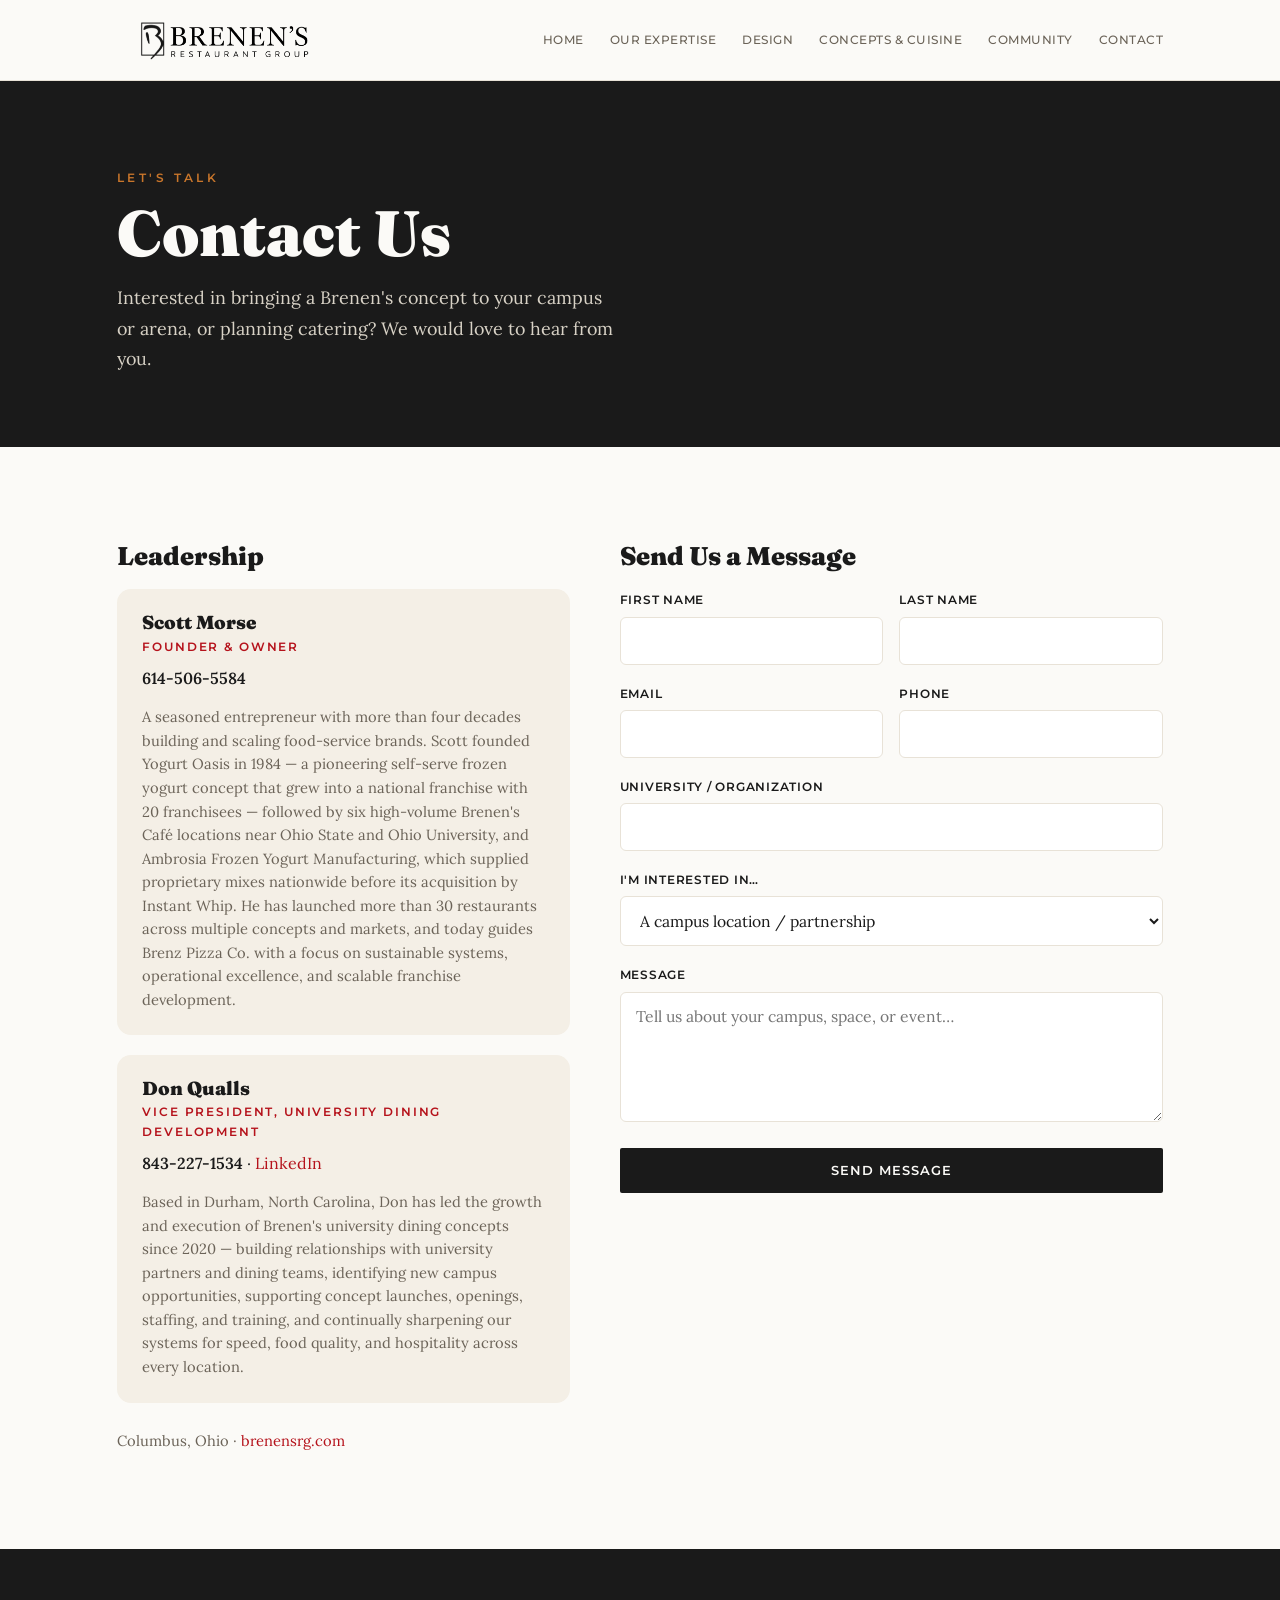
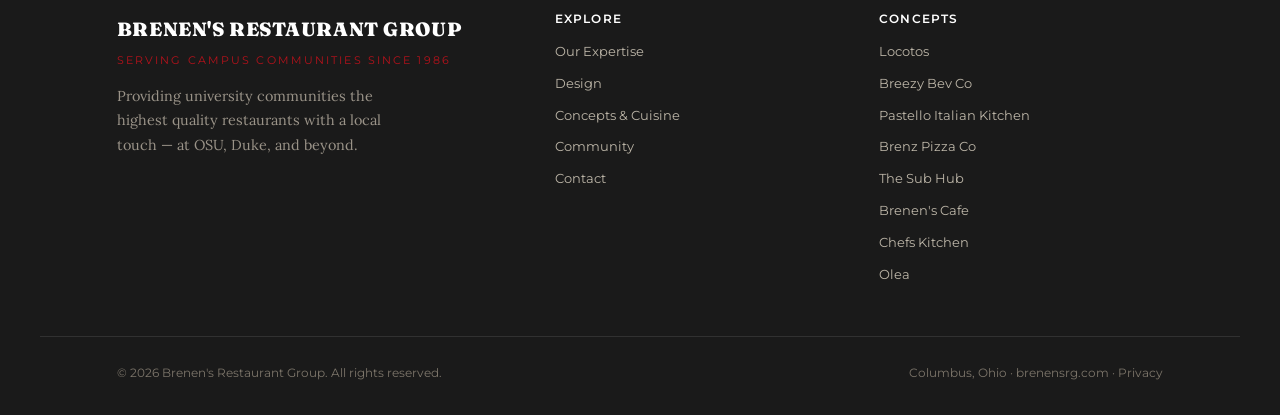
<file: contact.html>
<!DOCTYPE html><html lang="en"><head><meta charset="utf-8"><meta name="viewport" content="width=device-width,initial-scale=1">
<title>Contact — Brenen's Restaurant Group</title><meta name="description" content="Contact Brenens Restaurant Group about campus partnerships, catering, or franchise opportunities.">
<link rel="canonical" href="https://brenensrg.com/contact.html">
<link rel="icon" type="image/png" href="shared/brenens_logo_black_transparent.png">
<link rel="apple-touch-icon" href="shared/brenens_logo_black_transparent.png">
<meta property="og:type" content="website">
<meta property="og:site_name" content="Brenen's Restaurant Group">
<meta property="og:title" content="Contact — Brenen's Restaurant Group">
<meta property="og:description" content="Contact Brenen's Restaurant Group about campus or arena partnerships, catering, or franchise opportunities.">
<meta property="og:url" content="https://brenensrg.com/contact.html">
<meta property="og:image" content="https://brenensrg.com/shared/hero_home.jpg">
<meta name="twitter:card" content="summary_large_image">
<meta name="twitter:title" content="Contact — Brenen's Restaurant Group">
<meta name="twitter:description" content="Contact Brenen's Restaurant Group about campus or arena partnerships, catering, or franchise opportunities.">
<meta name="twitter:image" content="https://brenensrg.com/shared/hero_home.jpg">
<link rel="preconnect" href="https://fonts.googleapis.com"><link rel="preconnect" href="https://fonts.gstatic.com" crossorigin>
<link href="https://fonts.googleapis.com/css2?family=Fraunces:opsz,wght@9..144,400;9..144,500;9..144,600;9..144,900&family=Playfair+Display:wght@700;900&family=Lora:ital@0;1&family=Montserrat:wght@400;500;600;700&display=swap" rel="stylesheet">
<link href="shared/brg.css" rel="stylesheet">
<style>
  .nav-brand{display:flex;flex-direction:column;align-items:flex-start;gap:4px}
  .nav-brand .nav-logo{height:52px!important;width:auto!important;max-width:none!important;object-fit:contain;display:block;flex:none}
  @media(max-width:600px){.nav-brand .nav-logo{height:40px!important}}

  /* --- mobile nav fix (overrides brg.css) --- */
  .nav{position:relative;z-index:90}
  .nav-inner{position:relative}
  @media(max-width:920px){
    #navtoggle{display:block!important;position:absolute!important;right:1.25rem!important;top:50%!important;transform:translateY(-50%)!important;background:transparent!important;border:0!important;width:46px!important;height:46px!important;padding:9px!important;margin:0!important;cursor:pointer;z-index:120;-webkit-appearance:none!important;appearance:none!important}
    #navtoggle span{display:block!important;width:26px!important;height:3px!important;background:#1a1a1a!important;margin:5px auto!important;border-radius:2px!important;transition:transform .22s ease,opacity .22s ease;pointer-events:none;position:static!important;opacity:1!important}
    #navtoggle.active span:nth-child(1){transform:translateY(8px) rotate(45deg)}
    #navtoggle.active span:nth-child(2){opacity:0!important}
    #navtoggle.active span:nth-child(3){transform:translateY(-8px) rotate(-45deg)}
    #navlinks{display:none!important;position:absolute!important;inset:auto 1rem auto 1rem!important;top:calc(100% + 10px)!important;width:auto!important;height:auto!important;min-height:0!important;max-height:none!important;margin:0!important;background:#ffffff!important;flex-direction:column!important;align-items:stretch!important;justify-content:flex-start!important;gap:0!important;padding:.5rem 1.4rem!important;border:1px solid #e2ddd2!important;border-radius:14px!important;box-shadow:0 22px 50px rgba(0,0,0,.28)!important;transform:none!important;opacity:1!important;visibility:visible!important;pointer-events:auto!important;text-align:left!important;z-index:110!important}
    #navlinks.open{display:flex!important}
    #navlinks a{display:block!important;width:100%!important;padding:.95rem 0!important;margin:0!important;border-bottom:1px solid #efeae0!important;font-size:1.02rem!important;color:#1a1a1a!important;opacity:1!important;transform:none!important;letter-spacing:.02em;text-transform:none!important}
    #navlinks a:last-child{border-bottom:0!important}
  }
  @media(min-width:921px){#navtoggle{display:none!important}}
</style></head><body><nav class="nav"><div class="nav-inner"><a href="index.html" class="nav-brand"><img src="shared/brenens_logo_black_transparent.png" alt="Brenen's Restaurant Group" class="nav-logo"></a><div class="nav-links" id="navlinks"><a href="index.html">Home</a><a href="expertise.html">Our Expertise</a><a href="design.html">Design</a><a href="concepts.html">Concepts &amp; Cuisine</a><a href="community.html">Community</a><a href="contact.html">Contact</a></div><button class="nav-toggle" id="navtoggle" aria-label="Menu"><span></span><span></span><span></span></button></div></nav>
<header class="page-hero"><div class="wrap"><p class="eyebrow" style="color:var(--accent-2)">Let's Talk</p><h1>Contact Us</h1>
<p class="ph-sub">Interested in bringing a Brenen's concept to your campus or arena, or planning catering? We would love to hear from you.</p></div></header>

<section class="section"><div class="wrap"><div class="contact-grid">
<div>
<h2 style="font-size:1.6rem;margin-bottom:1.2rem;color:var(--ink)">Leadership</h2>

<div style="background:var(--cream);border-radius:14px;padding:1.5rem 1.6rem;margin-bottom:1.2rem">
<h3 style="font-size:1.18rem;color:var(--ink);margin:0">Scott Morse</h3>
<p style="font-family:'Montserrat',sans-serif;font-size:.72rem;font-weight:600;letter-spacing:.16em;text-transform:uppercase;color:var(--accent);margin:.25rem 0 .5rem">Founder &amp; Owner</p>
<p style="margin:0 0 .8rem"><a href="tel:16145065584" style="color:var(--ink);font-weight:600;text-decoration:none">614-506-5584</a></p>
<p style="color:var(--stone);font-size:.92rem;line-height:1.6;margin:0">A seasoned entrepreneur with more than four decades building and scaling food-service brands. Scott founded Yogurt Oasis in 1984 — a pioneering self-serve frozen yogurt concept that grew into a national franchise with 20 franchisees — followed by six high-volume Brenen's Café locations near Ohio State and Ohio University, and Ambrosia Frozen Yogurt Manufacturing, which supplied proprietary mixes nationwide before its acquisition by Instant Whip. He has launched more than 30 restaurants across multiple concepts and markets, and today guides Brenz Pizza Co. with a focus on sustainable systems, operational excellence, and scalable franchise development.</p>
</div>

<div style="background:var(--cream);border-radius:14px;padding:1.5rem 1.6rem">
<h3 style="font-size:1.18rem;color:var(--ink);margin:0">Don Qualls</h3>
<p style="font-family:'Montserrat',sans-serif;font-size:.72rem;font-weight:600;letter-spacing:.16em;text-transform:uppercase;color:var(--accent);margin:.25rem 0 .5rem">Vice President, University Dining Development</p>
<p style="margin:0 0 .8rem"><a href="tel:18432271534" style="color:var(--ink);font-weight:600;text-decoration:none">843-227-1534</a> · <a href="https://www.linkedin.com/in/donald-qualls-ab814b12/" target="_blank" rel="noopener" style="color:var(--accent)">LinkedIn</a></p>
<p style="color:var(--stone);font-size:.92rem;line-height:1.6;margin:0">Based in Durham, North Carolina, Don has led the growth and execution of Brenen's university dining concepts since 2020 — building relationships with university partners and dining teams, identifying new campus opportunities, supporting concept launches, openings, staffing, and training, and continually sharpening our systems for speed, food quality, and hospitality across every location.</p>
</div>

<p style="margin-top:1.6rem;color:var(--stone);font-size:.92rem">Columbus, Ohio · <a href="https://brenensrg.com/" style="color:var(--accent)">brenensrg.com</a></p>
</div>
<div>
<h2 style="font-size:1.6rem;margin-bottom:1.2rem;color:var(--ink)">Send Us a Message</h2>
<!-- SETUP: create a free form at formspree.io, then replace YOUR_FORM_ID below with your form's ID. Until then the form runs in demo mode. -->
<form class="cform" id="contactForm" action="https://formspree.io/f/YOUR_FORM_ID" method="POST">
<input type="hidden" name="_subject" value="New inquiry from brenensrg.com">
<div class="row2"><div><label for="cf-fn">First Name</label><input id="cf-fn" name="first_name" type="text" required autocomplete="given-name"></div><div><label for="cf-ln">Last Name</label><input id="cf-ln" name="last_name" type="text" required autocomplete="family-name"></div></div>
<div class="row2"><div><label for="cf-em">Email</label><input id="cf-em" name="email" type="email" required autocomplete="email"></div><div><label for="cf-ph">Phone</label><input id="cf-ph" name="phone" type="tel" autocomplete="tel"></div></div>
<label for="cf-org">University / Organization</label><input id="cf-org" name="organization" type="text" autocomplete="organization">
<label for="cf-int">I'm interested in…</label><select id="cf-int" name="interest"><option>A campus location / partnership</option><option>An arena / sporting venue location</option><option>Catering</option><option>Franchise / investment</option><option>General inquiry</option></select>
<label for="cf-msg">Message</label><textarea id="cf-msg" name="message" required placeholder="Tell us about your campus, space, or event…"></textarea>
<button type="submit" class="btn btn-dark" style="width:100%">Send Message</button>
<p id="formErr" style="display:none;margin-top:.8rem;font-size:.88rem;color:#a03a2e">Something went wrong sending your message. Please try again, or call one of our team directly.</p>
</form>
<div id="thanks" style="display:none;text-align:center;padding:3rem 1rem;background:var(--cream);border-radius:14px">
<h3 style="font-size:1.5rem;color:var(--ink);margin-bottom:.5rem">Thanks for reaching out!</h3>
<p style="color:var(--stone)">We'll be in touch soon. For urgent inquiries, call one of our team above.</p></div>
</div>
</div></div></section>
<footer class="foot">
<div class="foot-inner">
<div class="foot-brand"><div class="fn">Brenen's Restaurant Group</div><div class="ft">Serving Campus Communities Since 1986</div>
<p>Providing university communities the highest quality restaurants with a local touch — at OSU, Duke, and beyond.</p></div>
<div class="foot-col"><h4>Explore</h4><a href="expertise.html">Our Expertise</a><a href="design.html">Design</a><a href="concepts.html">Concepts &amp; Cuisine</a><a href="community.html">Community</a><a href="contact.html">Contact</a></div>
<div class="foot-col"><h4>Concepts</h4><a href="concepts.html#locotos">Locotos</a><a href="concepts.html#breezy">Breezy Bev Co</a><a href="concepts.html#pastello">Pastello Italian Kitchen</a><a href="https://www.brenz.com/" target="_blank" rel="noopener">Brenz Pizza Co</a><a href="concepts.html#subhub">The Sub Hub</a><a href="https://www.brenensinc.com/" target="_blank" rel="noopener">Brenen's Cafe</a><a href="concepts.html">Chefs Kitchen</a><a href="concepts.html#olea">Olea</a>
    </div>
</div>
<div class="foot-base"><span>© 2026 Brenen's Restaurant Group. All rights reserved.</span><span>Columbus, Ohio · brenensrg.com · <a href="privacy.html" style="color:inherit">Privacy</a></span></div>
</footer>
<script>(function(){var t=document.getElementById('navtoggle'),l=document.getElementById('navlinks');if(!t||!l)return;function shut(){l.classList.remove('open');t.classList.remove('active');}t.addEventListener('click',function(e){e.stopPropagation();l.classList.toggle('open');t.classList.toggle('active');});l.addEventListener('click',function(e){if(e.target.tagName==='A')shut();});document.addEventListener('click',function(e){if(!e.target.closest('.nav'))shut();});})();

const form=document.getElementById('contactForm'),thanks=document.getElementById('thanks'),errMsg=document.getElementById('formErr');
form.addEventListener('submit',async e=>{
  e.preventDefault();errMsg.style.display='none';
  const btn=form.querySelector('button[type="submit"]');
  // Demo mode until a real Formspree ID is set
  if(form.action.includes('YOUR_FORM_ID')){
    console.warn('Contact form is in demo mode — replace YOUR_FORM_ID in contact.html with your Formspree form ID.');
    form.style.display='none';thanks.style.display='block';return;
  }
  btn.disabled=true;btn.textContent='Sending…';
  try{
    const res=await fetch(form.action,{method:'POST',body:new FormData(form),headers:{'Accept':'application/json'}});
    if(res.ok){form.style.display='none';thanks.style.display='block';}
    else{errMsg.style.display='block';}
  }catch(_){errMsg.style.display='block';}
  btn.disabled=false;btn.textContent='Send Message';
});</script></body></html>
</file>
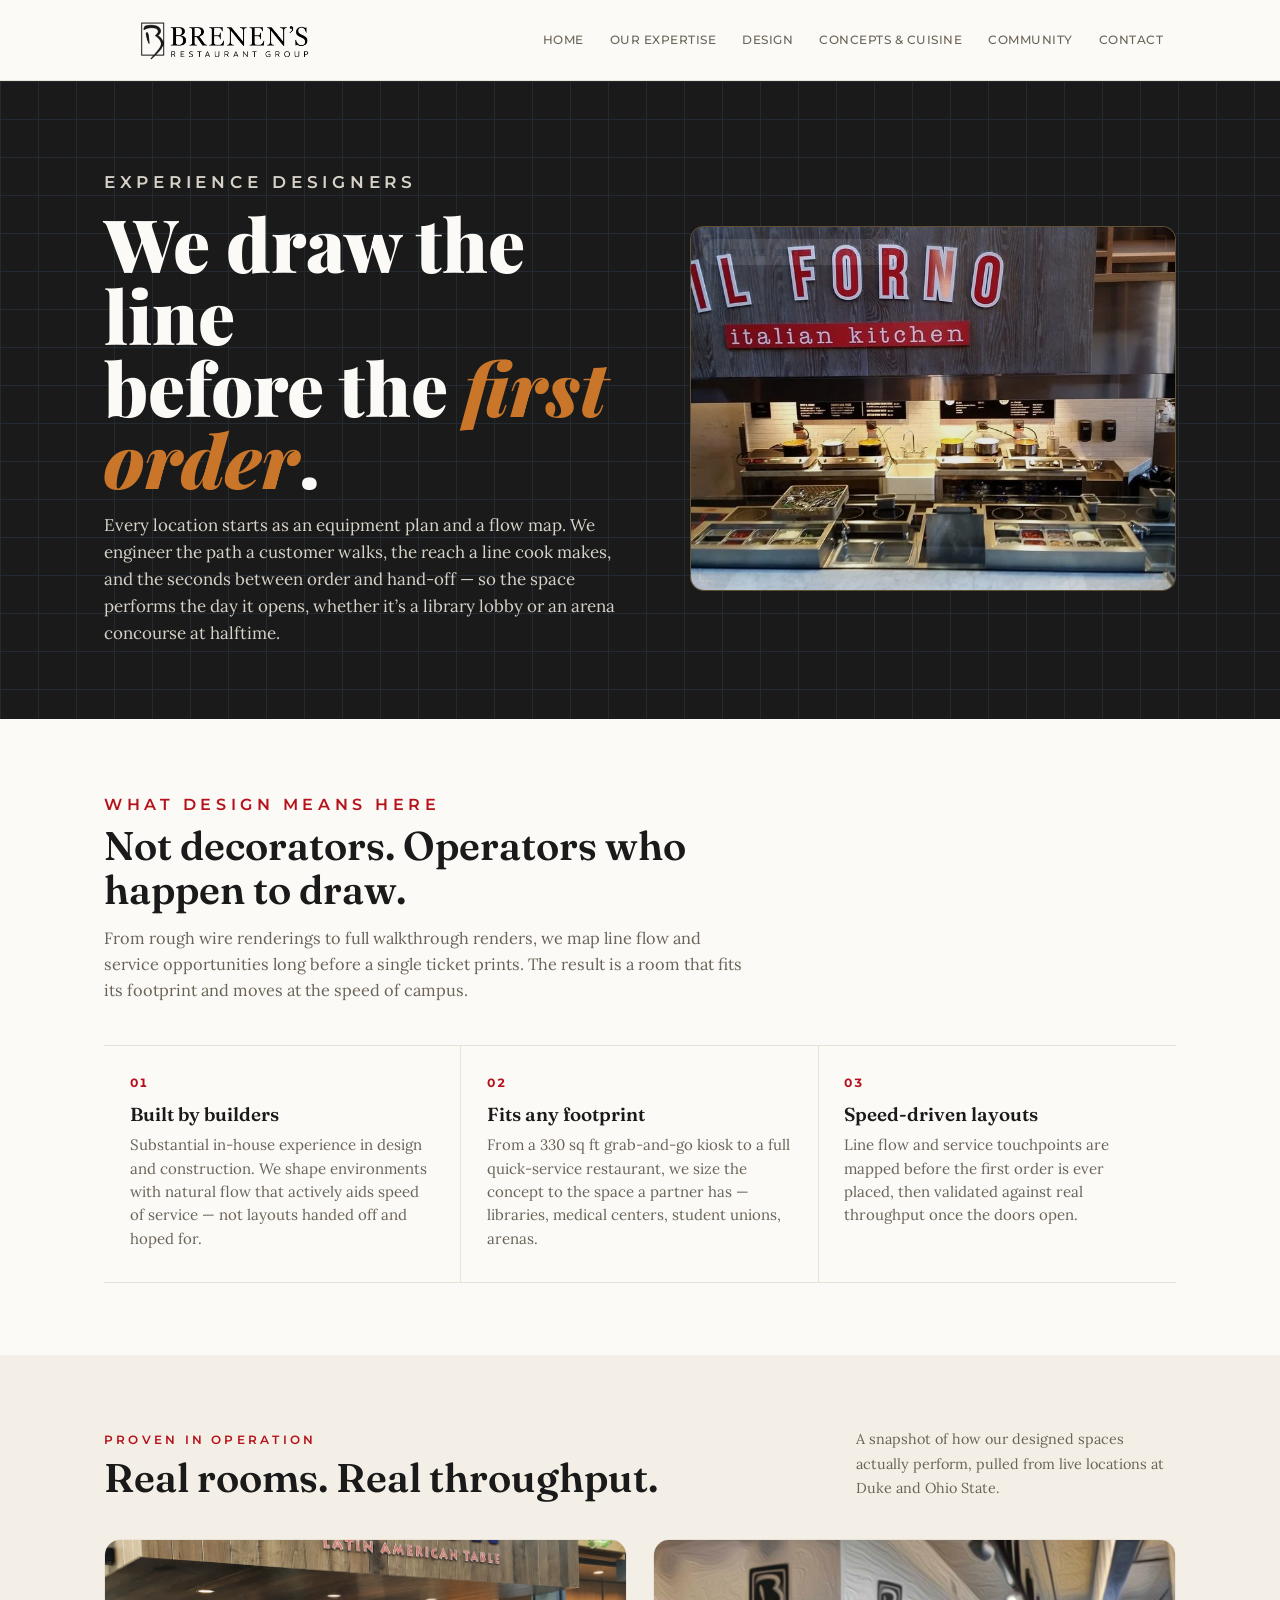
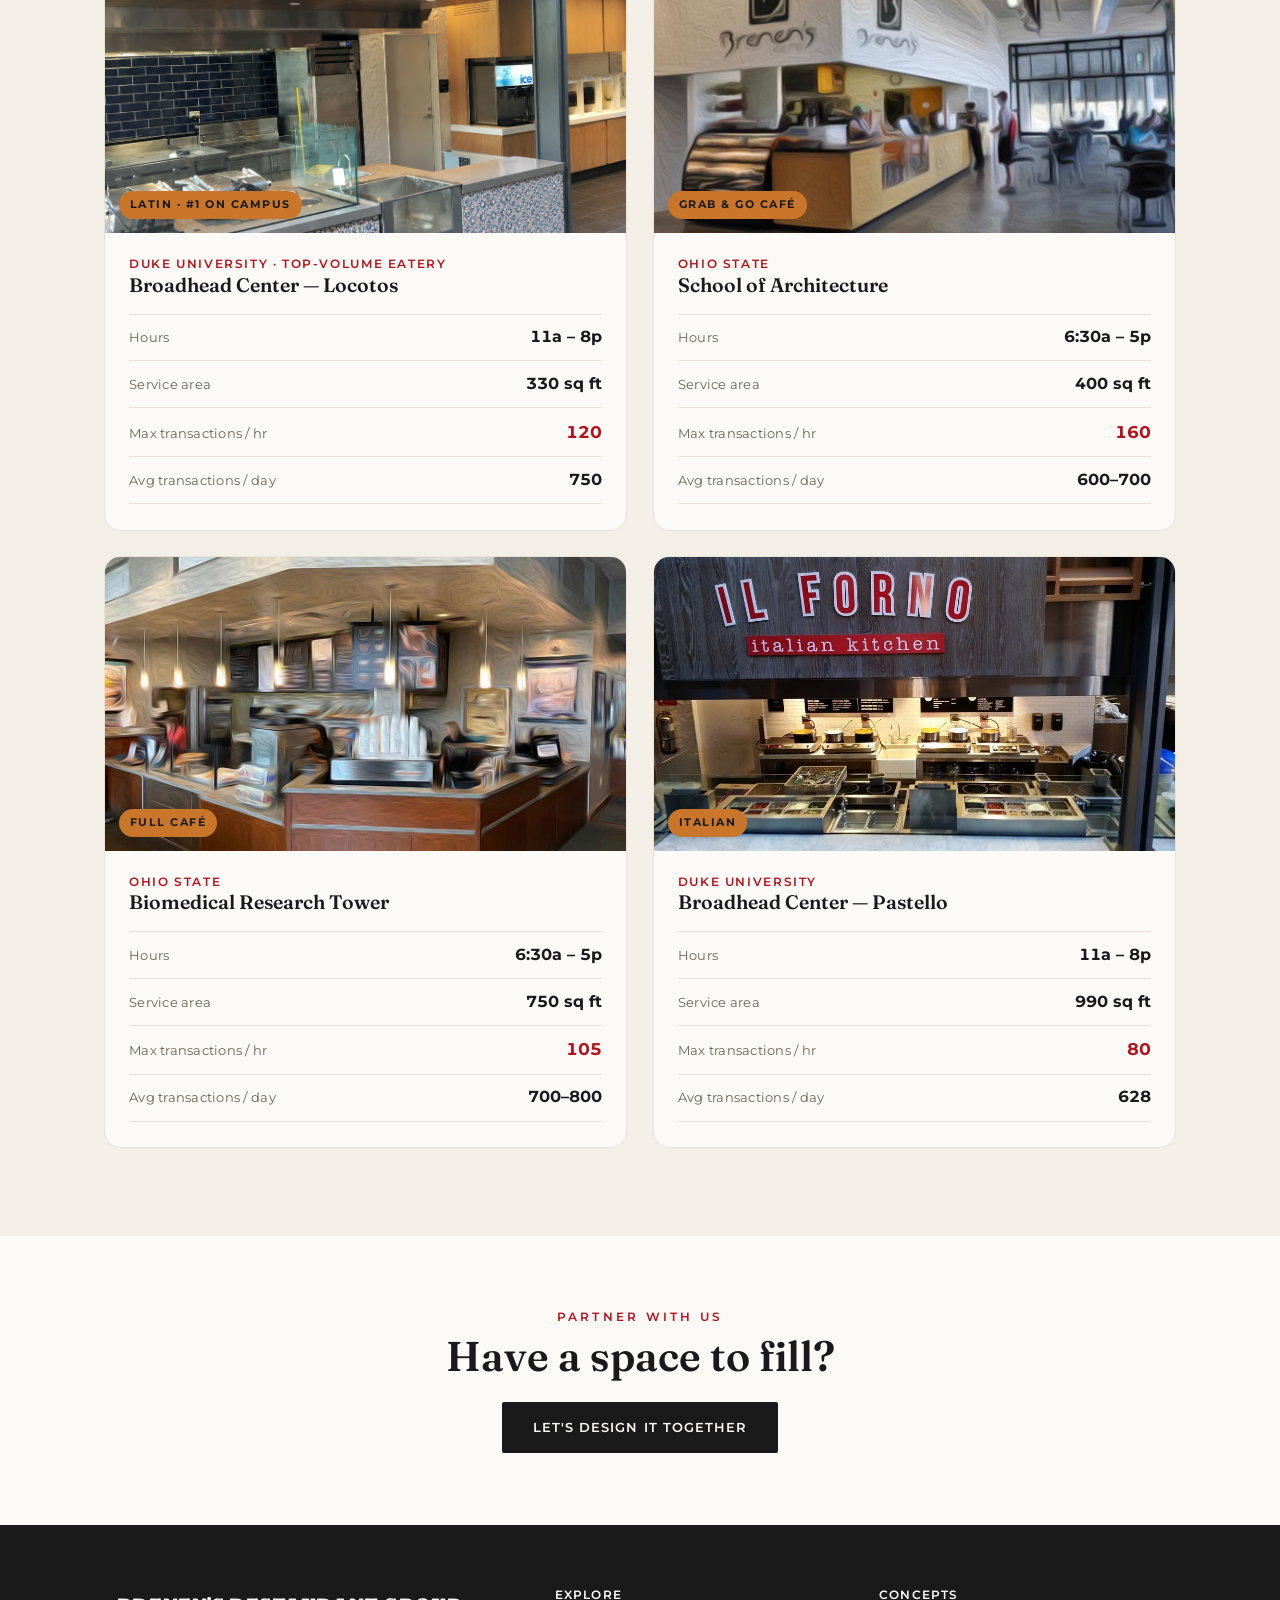
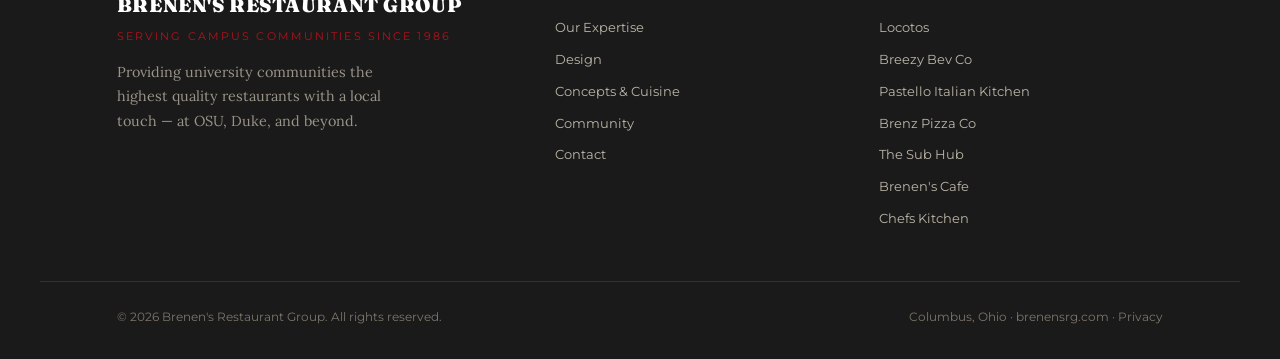
<file: design.html>
<!DOCTYPE html><html lang="en"><head><meta charset="utf-8"><meta name="viewport" content="width=device-width,initial-scale=1">
<title>Design — Brenen's Restaurant Group</title><meta name="description" content="Experience designers engineering dining spaces around flow and speed of service — proven at Duke and Ohio State.">
<link rel="canonical" href="https://brenensrg.com/design.html">
<link rel="icon" type="image/png" href="shared/brenens_logo_black_transparent.png">
<link rel="apple-touch-icon" href="shared/brenens_logo_black_transparent.png">
<meta property="og:type" content="website">
<meta property="og:site_name" content="Brenen's Restaurant Group">
<meta property="og:title" content="Design — Brenen's Restaurant Group">
<meta property="og:description" content="Experience designers engineering dining spaces around flow and speed of service — proven at Duke and Ohio State.">
<meta property="og:url" content="https://brenensrg.com/design.html">
<meta property="og:image" content="https://brenensrg.com/shared/hero_home.jpg">
<meta name="twitter:card" content="summary_large_image">
<meta name="twitter:title" content="Design — Brenen's Restaurant Group">
<meta name="twitter:description" content="Experience designers engineering dining spaces around flow and speed of service — proven at Duke and Ohio State.">
<meta name="twitter:image" content="https://brenensrg.com/shared/hero_home.jpg">
<link rel="preconnect" href="https://fonts.googleapis.com"><link rel="preconnect" href="https://fonts.gstatic.com" crossorigin>
<link href="https://fonts.googleapis.com/css2?family=Fraunces:opsz,wght@9..144,400;9..144,500;9..144,600;9..144,900&family=Playfair+Display:wght@700;900&family=Lora:ital@0;1&family=Montserrat:wght@400;500;600;700&display=swap" rel="stylesheet">
<link href="shared/brg.css" rel="stylesheet">
<style>
  .nav-brand{display:flex;flex-direction:column;align-items:flex-start;gap:4px}
  .nav-brand .nav-logo{height:52px!important;width:auto!important;max-width:none!important;object-fit:contain;display:block;flex:none}
  @media(max-width:600px){.nav-brand .nav-logo{height:40px!important}}

  /* ---- Design page scoped system (fallbacks inherit brg.css vars when present) ---- */
  .dz{
    --dz-ink:var(--ink,#1a1a1a);
    --dz-paper:var(--paper,#faf8f4);
    --dz-cream:var(--cream,#f4f1ea);
    --dz-stone:var(--stone,#6b6357);
    --dz-line:var(--line,#e2ddd2);
    --dz-accent:var(--accent,#b98a3e);
    --dz-accent2:var(--accent-2,#d9b26a);
    --dz-blueprint:#3a6ea5;
    color:var(--dz-ink);
  }

  /* HERO: blueprint as thesis */
  .dz-hero{position:relative;background:var(--dz-ink);color:var(--dz-paper);overflow:hidden}
  .dz-hero-grid{position:absolute;inset:0;opacity:.16;
    background-image:linear-gradient(var(--dz-blueprint) 1px,transparent 1px),linear-gradient(90deg,var(--dz-blueprint) 1px,transparent 1px);
    background-size:38px 38px;mix-blend-mode:screen}
  .dz-hero-inner{position:relative;max-width:1120px;margin:0 auto;padding:5.5rem 1.5rem 4.5rem;
    display:grid;grid-template-columns:1.05fr .95fr;gap:3rem;align-items:center}
  .dz-eyebrow{font-family:"Montserrat",sans-serif;font-weight:600;font-size:.72rem;letter-spacing:.28em;text-transform:uppercase;color:var(--dz-accent2)}
  .dz-hero h1{font-family:"Playfair Display","Fraunces",serif;font-weight:900;line-height:.98;
    font-size:clamp(2.8rem,6vw,4.6rem);margin:.6rem 0 1.1rem}
  .dz-hero h1 em{font-style:italic;color:var(--dz-accent2)}
  .dz-hero p{color:#d7d2c8;font-size:1.06rem;line-height:1.6;max-width:34rem}
  .dz-plan{position:relative;border:1px solid rgba(217,178,106,.4);border-radius:14px;overflow:hidden;background:#111}
  .dz-plan img{display:block;width:100%;height:100%;object-fit:cover;aspect-ratio:4/3;opacity:.92}
  .dz-plan .tag{position:absolute;left:12px;top:12px;font-family:"Montserrat",sans-serif;font-size:.62rem;
    letter-spacing:.2em;text-transform:uppercase;color:var(--dz-blueprint);background:rgba(255,255,255,.92);
    padding:5px 9px;border-radius:99px;font-weight:700}
  .dz-plan .cnr{position:absolute;width:14px;height:14px;border:2px solid var(--dz-accent2)}
  .dz-plan .c1{left:8px;top:8px;border-right:0;border-bottom:0}
  .dz-plan .c2{right:8px;top:8px;border-left:0;border-bottom:0}
  .dz-plan .c3{left:8px;bottom:8px;border-right:0;border-top:0}
  .dz-plan .c4{right:8px;bottom:8px;border-left:0;border-top:0}

  /* Capability row */
  .dz-cap{max-width:1120px;margin:0 auto;padding:4.5rem 1.5rem 1rem}
  .dz-cap-head{max-width:40rem;margin-bottom:2.6rem}
  .dz-cap-head h2{font-family:"Fraunces","Playfair Display",serif;font-weight:600;font-size:clamp(1.8rem,3.4vw,2.5rem);line-height:1.1;margin:.4rem 0 .8rem}
  .dz-cap-head p{color:var(--dz-stone);font-size:1.02rem;line-height:1.6}
  .dz-cap-grid{display:grid;grid-template-columns:repeat(3,1fr);gap:0;border-top:1px solid var(--dz-line)}
  .dz-cap-item{padding:1.8rem 1.6rem 2rem;border-bottom:1px solid var(--dz-line);border-right:1px solid var(--dz-line)}
  .dz-cap-item:nth-child(3n){border-right:0}
  .dz-cap-item .idx{font-family:"Montserrat",sans-serif;font-variant-numeric:tabular-nums;font-size:.72rem;font-weight:700;letter-spacing:.16em;color:var(--dz-accent)}
  .dz-cap-item h3{font-family:"Fraunces",serif;font-weight:600;font-size:1.18rem;margin:.7rem 0 .5rem}
  .dz-cap-item p{color:var(--dz-stone);font-size:.94rem;line-height:1.55}

  /* Proof / locations */
  .dz-proof{background:var(--dz-cream);margin-top:3.5rem}
  .dz-proof-inner{max-width:1120px;margin:0 auto;padding:4.5rem 1.5rem 5.5rem}
  .dz-proof-head{display:flex;justify-content:space-between;align-items:flex-end;gap:2rem;flex-wrap:wrap;margin-bottom:2.4rem}
  .dz-proof-head h2{font-family:"Fraunces","Playfair Display",serif;font-weight:600;font-size:clamp(1.8rem,3.4vw,2.5rem);line-height:1.1;margin:.35rem 0 0}
  .dz-proof-head .note{color:var(--dz-stone);font-size:.9rem;max-width:20rem}
  .dz-loc-grid{display:grid;grid-template-columns:repeat(2,1fr);gap:1.6rem}
  .dz-loc{background:var(--dz-paper);border:1px solid var(--dz-line);border-radius:16px;overflow:hidden;display:flex;flex-direction:column}
  .dz-loc-pic{position:relative;aspect-ratio:16/9;overflow:hidden;background:var(--dz-ink)}
  .dz-loc-pic img{width:100%;height:100%;object-fit:cover;transition:transform .6s ease}
  .dz-loc:hover .dz-loc-pic img{transform:scale(1.04)}
  .dz-loc-pic .food{position:absolute;left:14px;bottom:14px;font-family:"Montserrat",sans-serif;font-size:.66rem;
    font-weight:700;letter-spacing:.14em;text-transform:uppercase;color:var(--dz-ink);background:var(--dz-accent2);padding:5px 11px;border-radius:99px}
  .dz-loc-body{padding:1.4rem 1.5rem 1.6rem}
  .dz-loc-body h3{font-family:"Fraunces",serif;font-weight:600;font-size:1.22rem;margin:0 0 .2rem}
  .dz-loc-body .campus{font-family:"Montserrat",sans-serif;font-size:.72rem;font-weight:600;letter-spacing:.14em;text-transform:uppercase;color:var(--dz-accent)}
  .dz-spec{list-style:none;margin:1.1rem 0 0;padding:0;border-top:1px solid var(--dz-line)}
  .dz-spec li{display:flex;justify-content:space-between;align-items:baseline;gap:1rem;padding:.6rem 0;border-bottom:1px solid var(--dz-line)}
  .dz-spec li span{font-family:"Montserrat",sans-serif;font-size:.82rem;color:var(--dz-stone);letter-spacing:.02em}
  .dz-spec li b{font-family:"Montserrat",sans-serif;font-variant-numeric:tabular-nums;font-weight:700;font-size:.98rem;color:var(--dz-ink)}
  .dz-spec li b.hero-n{color:var(--dz-accent);font-size:1.06rem}

  .dz-cta{text-align:center;padding:4.5rem 1.5rem}
  .dz-cta h2{font-family:"Fraunces","Playfair Display",serif;font-weight:600;font-size:clamp(1.8rem,3.6vw,2.6rem);margin:.4rem 0 1.4rem}

  @media(max-width:820px){
    .dz-hero-inner{grid-template-columns:1fr;gap:2rem;padding-top:4rem}
    .dz-plan{order:-1}
    .dz-cap-grid{grid-template-columns:1fr}
    .dz-cap-item{border-right:0}
    .dz-loc-grid{grid-template-columns:1fr}
  }
  @media(prefers-reduced-motion:reduce){
    .dz-loc:hover .dz-loc-pic img{transform:none}
  }

  /* --- mobile nav fix (overrides brg.css) --- */
  .nav{position:relative;z-index:90}
  .nav-inner{position:relative}
  @media(max-width:920px){
    #navtoggle{display:block!important;position:absolute!important;right:1.25rem!important;top:50%!important;transform:translateY(-50%)!important;background:transparent!important;border:0!important;width:46px!important;height:46px!important;padding:9px!important;margin:0!important;cursor:pointer;z-index:120;-webkit-appearance:none!important;appearance:none!important}
    #navtoggle span{display:block!important;width:26px!important;height:3px!important;background:#1a1a1a!important;margin:5px auto!important;border-radius:2px!important;transition:transform .22s ease,opacity .22s ease;pointer-events:none;position:static!important;opacity:1!important}
    #navtoggle.active span:nth-child(1){transform:translateY(8px) rotate(45deg)}
    #navtoggle.active span:nth-child(2){opacity:0!important}
    #navtoggle.active span:nth-child(3){transform:translateY(-8px) rotate(-45deg)}
    #navlinks{display:none!important;position:absolute!important;inset:auto 1rem auto 1rem!important;top:calc(100% + 10px)!important;width:auto!important;height:auto!important;min-height:0!important;max-height:none!important;margin:0!important;background:#ffffff!important;flex-direction:column!important;align-items:stretch!important;justify-content:flex-start!important;gap:0!important;padding:.5rem 1.4rem!important;border:1px solid #e2ddd2!important;border-radius:14px!important;box-shadow:0 22px 50px rgba(0,0,0,.28)!important;transform:none!important;opacity:1!important;visibility:visible!important;pointer-events:auto!important;text-align:left!important;z-index:110!important}
    #navlinks.open{display:flex!important}
    #navlinks a{display:block!important;width:100%!important;padding:.95rem 0!important;margin:0!important;border-bottom:1px solid #efeae0!important;font-size:1.02rem!important;color:#1a1a1a!important;opacity:1!important;transform:none!important;letter-spacing:.02em;text-transform:none!important}
    #navlinks a:last-child{border-bottom:0!important}
  }
  @media(min-width:921px){#navtoggle{display:none!important}}
</style></head><body class="dz"><nav class="nav"><div class="nav-inner"><a href="index.html" class="nav-brand"><img src="shared/brenens_logo_black_transparent.png" alt="Brenen's Restaurant Group" class="nav-logo"></a><div class="nav-links" id="navlinks"><a href="index.html">Home</a><a href="expertise.html">Our Expertise</a><a href="design.html">Design</a><a href="concepts.html">Concepts &amp; Cuisine</a><a href="community.html">Community</a><a href="contact.html">Contact</a></div><button class="nav-toggle" id="navtoggle" aria-label="Menu"><span></span><span></span><span></span></button></div></nav>

<header class="dz-hero">
  <div class="dz-hero-grid"></div>
  <div class="dz-hero-inner">
    <div>
      <p class="dz-eyebrow">Experience Designers</p>
      <h1>We draw the line<br>before the <em>first order</em>.</h1>
      <p>Every location starts as an equipment plan and a flow map. We engineer the path a customer walks, the reach a line cook makes, and the seconds between order and hand-off — so the space performs the day it opens, whether it’s a library lobby or an arena concourse at halftime.</p>
    </div>
    <div class="dz-plan">
      <span class="cnr c1"></span><span class="cnr c2"></span><span class="cnr c3"></span><span class="cnr c4"></span>
      <span class="tag">Service Line · Pastello</span>
      <img loading="lazy" src="shared/design_ilforno.webp" alt="Engineered service line at Pastello (formerly Il Forno), Duke Broadhead Center">
    </div>
  </div>
</header>

<section class="dz-cap">
  <div class="dz-cap-head">
    <p class="dz-eyebrow" style="color:var(--dz-accent)">What Design Means Here</p>
    <h2>Not decorators. Operators who happen to draw.</h2>
    <p>From rough wire renderings to full walkthrough renders, we map line flow and service opportunities long before a single ticket prints. The result is a room that fits its footprint and moves at the speed of campus.</p>
  </div>
  <div class="dz-cap-grid">
    <div class="dz-cap-item">
      <div class="idx">01</div>
      <h3>Built by builders</h3>
      <p>Substantial in-house experience in design and construction. We shape environments with natural flow that actively aids speed of service — not layouts handed off and hoped for.</p>
    </div>
    <div class="dz-cap-item">
      <div class="idx">02</div>
      <h3>Fits any footprint</h3>
      <p>From a 330 sq ft grab-and-go kiosk to a full quick-service restaurant, we size the concept to the space a partner has — libraries, medical centers, student unions, arenas.</p>
    </div>
    <div class="dz-cap-item">
      <div class="idx">03</div>
      <h3>Speed-driven layouts</h3>
      <p>Line flow and service touchpoints are mapped before the first order is ever placed, then validated against real throughput once the doors open.</p>
    </div>
  </div>
</section>

<section class="dz-proof">
  <div class="dz-proof-inner">
    <div class="dz-proof-head">
      <div>
        <p class="dz-eyebrow" style="color:var(--dz-accent)">Proven In Operation</p>
        <h2>Real rooms. Real throughput.</h2>
      </div>
      <p class="note">A snapshot of how our designed spaces actually perform, pulled from live locations at Duke and Ohio State.</p>
    </div>
    <div class="dz-loc-grid">

      <article class="dz-loc">
        <div class="dz-loc-pic"><img loading="lazy" src="shared/design_sazon.png" alt="Locotos Latin American counter at Duke Broadhead Center"><span class="food">Latin · #1 on Campus</span></div>
        <div class="dz-loc-body">
          <div class="campus">Duke University · Top-Volume Eatery</div>
          <h3>Broadhead Center — Locotos</h3>
          <ul class="dz-spec">
            <li><span>Hours</span><b>11a – 8p</b></li>
            <li><span>Service area</span><b>330 sq ft</b></li>
            <li><span>Max transactions / hr</span><b class="hero-n">120</b></li>
            <li><span>Avg transactions / day</span><b>750</b></li>
          </ul>
        </div>
      </article>

      <article class="dz-loc">
        <div class="dz-loc-pic"><img loading="lazy" src="shared/design_brenens.jpg" alt="Brenen's grab-and-go café at OSU School of Architecture"><span class="food">Grab &amp; Go Café</span></div>
        <div class="dz-loc-body">
          <div class="campus">Ohio State</div>
          <h3>School of Architecture</h3>
          <ul class="dz-spec">
            <li><span>Hours</span><b>6:30a – 5p</b></li>
            <li><span>Service area</span><b>400 sq ft</b></li>
            <li><span>Max transactions / hr</span><b class="hero-n">160</b></li>
            <li><span>Avg transactions / day</span><b>600–700</b></li>
          </ul>
        </div>
      </article>

      <article class="dz-loc">
        <div class="dz-loc-pic"><img loading="lazy" src="shared/design_cafe.jpg" alt="Full café counter at OSU Biomedical Research Tower"><span class="food">Full Café</span></div>
        <div class="dz-loc-body">
          <div class="campus">Ohio State</div>
          <h3>Biomedical Research Tower</h3>
          <ul class="dz-spec">
            <li><span>Hours</span><b>6:30a – 5p</b></li>
            <li><span>Service area</span><b>750 sq ft</b></li>
            <li><span>Max transactions / hr</span><b class="hero-n">105</b></li>
            <li><span>Avg transactions / day</span><b>700–800</b></li>
          </ul>
        </div>
      </article>

      <article class="dz-loc">
        <div class="dz-loc-pic"><img loading="lazy" src="shared/design_ilforno.webp" alt="Pastello (formerly Il Forno) cook line at Duke Broadhead Center"><span class="food">Italian</span></div>
        <div class="dz-loc-body">
          <div class="campus">Duke University</div>
          <h3>Broadhead Center — Pastello</h3>
          <ul class="dz-spec">
            <li><span>Hours</span><b>11a – 8p</b></li>
            <li><span>Service area</span><b>990 sq ft</b></li>
            <li><span>Max transactions / hr</span><b class="hero-n">80</b></li>
            <li><span>Avg transactions / day</span><b>628</b></li>
          </ul>
        </div>
      </article>

    </div>
  </div>
</section>

<section class="dz-cta">
  <div class="wrap" style="max-width:640px;margin:0 auto">
    <p class="dz-eyebrow" style="color:var(--dz-accent)">Partner With Us</p>
    <h2>Have a space to fill?</h2>
    <a href="contact.html" class="btn btn-dark">Let's design it together</a>
  </div>
</section>

<footer class="foot">
<div class="foot-inner">
<div class="foot-brand"><div class="fn">Brenen's Restaurant Group</div><div class="ft">Serving Campus Communities Since 1986</div>
<p>Providing university communities the highest quality restaurants with a local touch — at OSU, Duke, and beyond.</p></div>
<div class="foot-col"><h4>Explore</h4><a href="expertise.html">Our Expertise</a><a href="design.html">Design</a><a href="concepts.html">Concepts &amp; Cuisine</a><a href="community.html">Community</a><a href="contact.html">Contact</a></div>
<div class="foot-col"><h4>Concepts</h4><a href="concepts.html#locotos">Locotos</a><a href="concepts.html#breezy">Breezy Bev Co</a><a href="concepts.html#pastello">Pastello Italian Kitchen</a><a href="https://www.brenz.com/" target="_blank" rel="noopener">Brenz Pizza Co</a><a href="concepts.html#subhub">The Sub Hub</a><a href="https://www.brenensinc.com/" target="_blank" rel="noopener">Brenen's Cafe</a><a href="concepts.html">Chefs Kitchen</a>
    </div>
</div>
<div class="foot-base"><span>© 2026 Brenen's Restaurant Group. All rights reserved.</span><span>Columbus, Ohio · brenensrg.com · <a href="privacy.html" style="color:inherit">Privacy</a></span></div>
</footer>
<script>(function(){var t=document.getElementById('navtoggle'),l=document.getElementById('navlinks');if(!t||!l)return;function shut(){l.classList.remove('open');t.classList.remove('active');}t.addEventListener('click',function(e){e.stopPropagation();l.classList.toggle('open');t.classList.toggle('active');});l.addEventListener('click',function(e){if(e.target.tagName==='A')shut();});document.addEventListener('click',function(e){if(!e.target.closest('.nav'))shut();});})();</script></body></html>
</file>
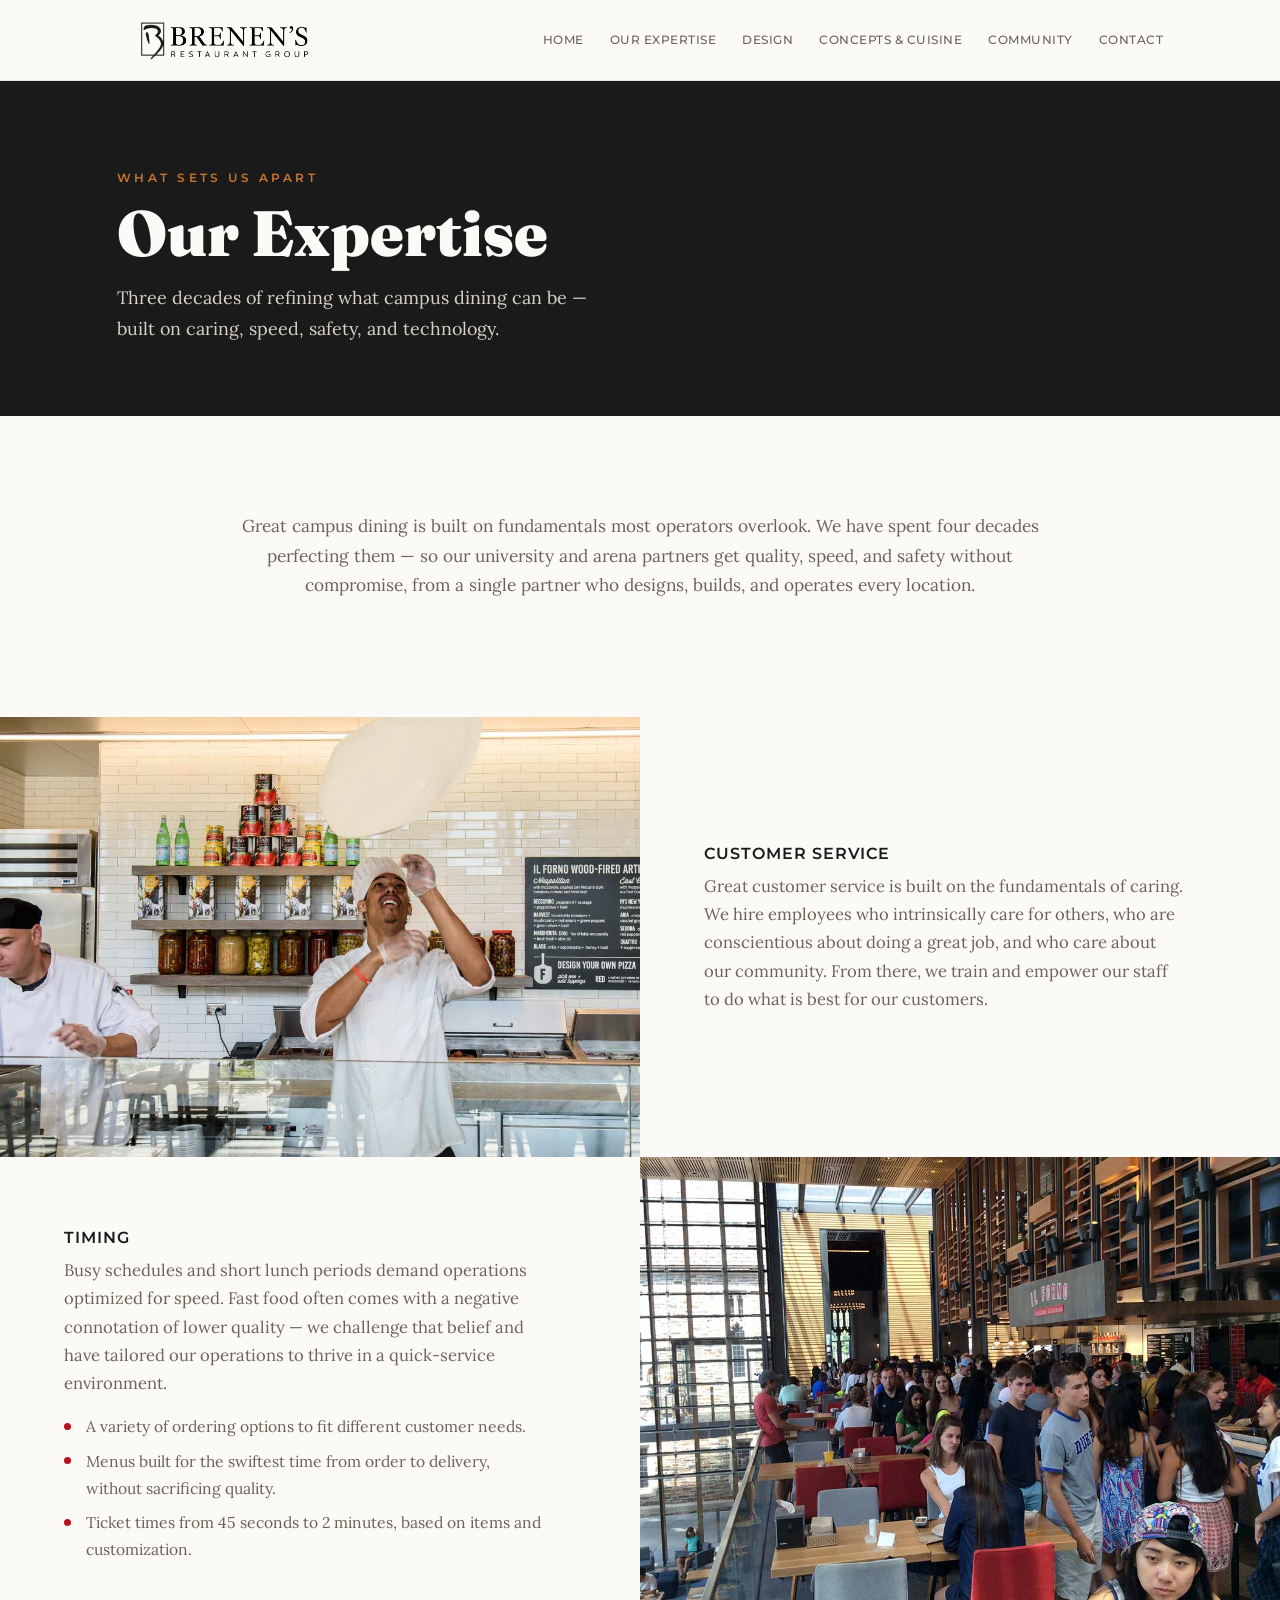
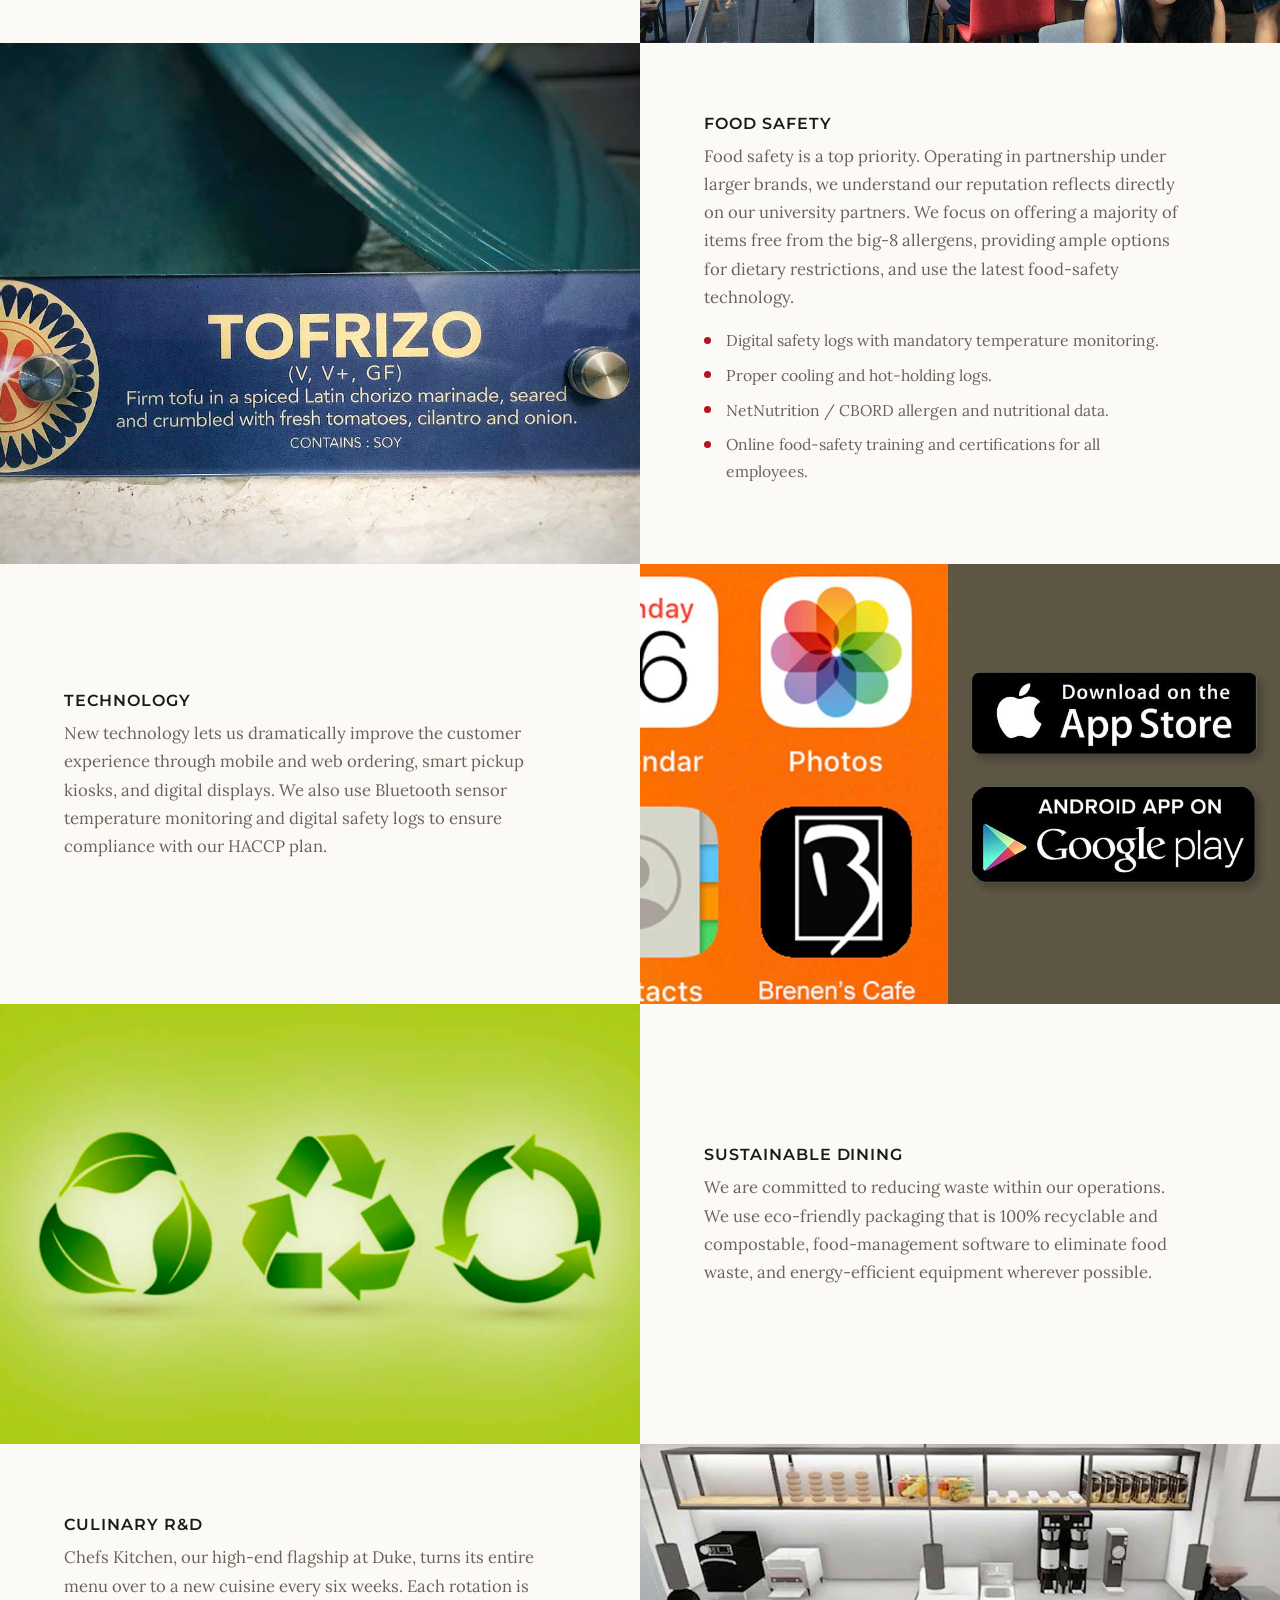
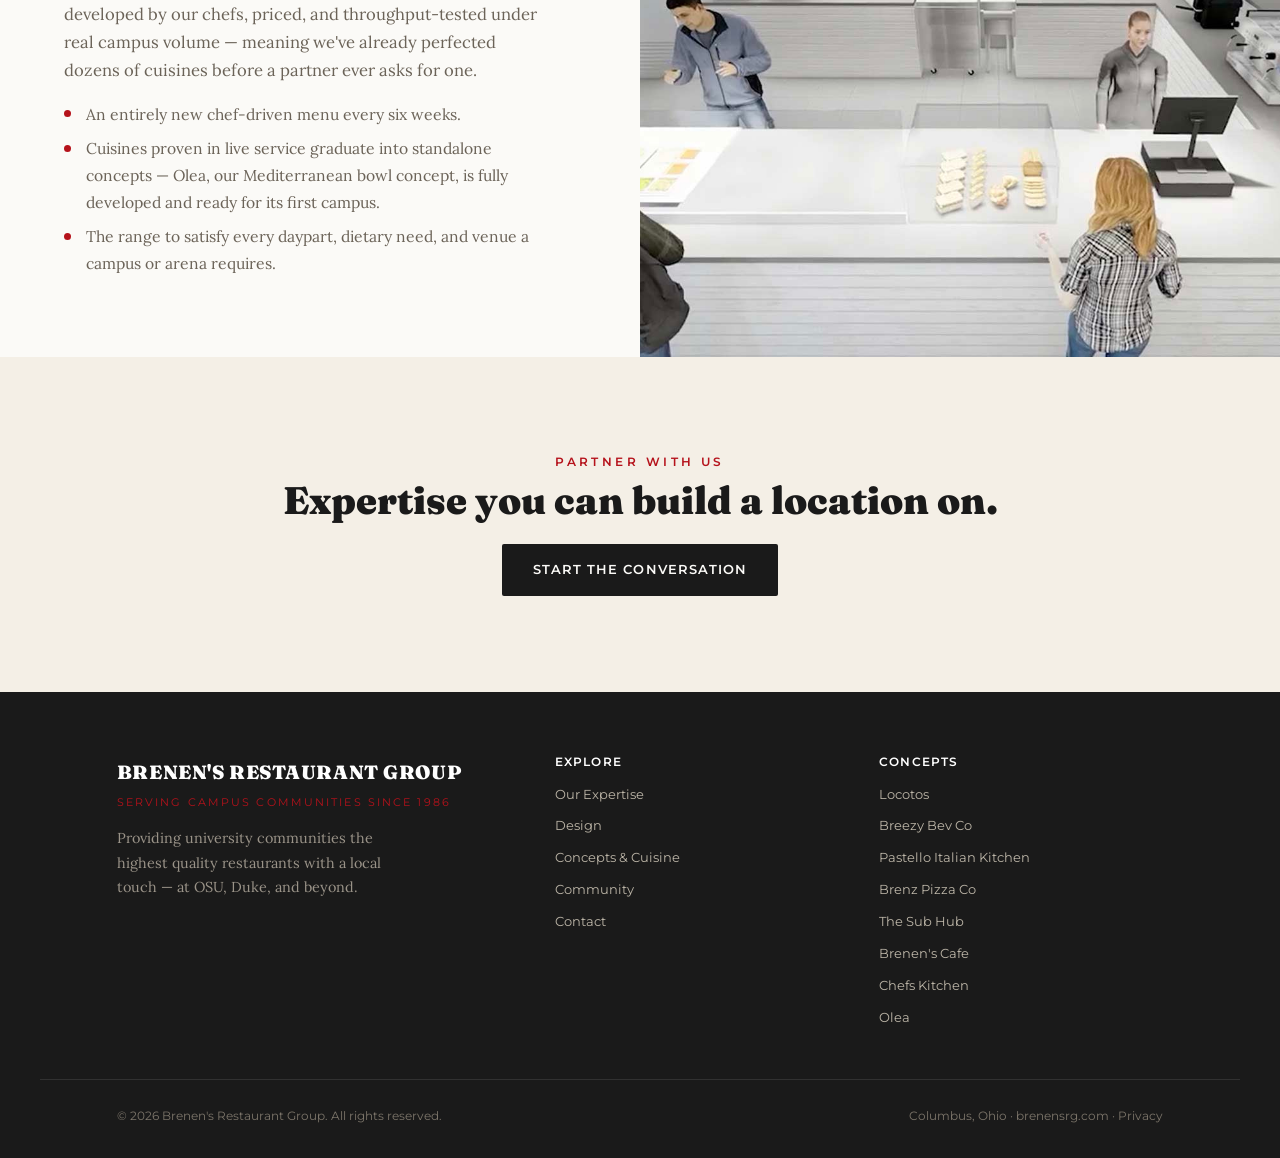
<file: expertise.html>
<!DOCTYPE html><html lang="en"><head><meta charset="utf-8"><meta name="viewport" content="width=device-width,initial-scale=1">
<title>Our Expertise — Brenen's Restaurant Group</title><meta name="description" content="Customer service, timing, food safety, technology and sustainability behind Brenens Restaurant Group.">
<link rel="canonical" href="https://brenensrg.com/expertise.html">
<link rel="icon" type="image/png" href="shared/brenens_logo_black_transparent.png">
<link rel="apple-touch-icon" href="shared/brenens_logo_black_transparent.png">
<meta property="og:type" content="website">
<meta property="og:site_name" content="Brenen's Restaurant Group">
<meta property="og:title" content="Our Expertise — Brenen's Restaurant Group">
<meta property="og:description" content="Customer service, speed, food safety, technology, sustainability, and culinary R&D behind Brenen's Restaurant Group.">
<meta property="og:url" content="https://brenensrg.com/expertise.html">
<meta property="og:image" content="https://brenensrg.com/shared/hero_home.jpg">
<meta name="twitter:card" content="summary_large_image">
<meta name="twitter:title" content="Our Expertise — Brenen's Restaurant Group">
<meta name="twitter:description" content="Customer service, speed, food safety, technology, sustainability, and culinary R&D behind Brenen's Restaurant Group.">
<meta name="twitter:image" content="https://brenensrg.com/shared/hero_home.jpg">
<link rel="preconnect" href="https://fonts.googleapis.com"><link rel="preconnect" href="https://fonts.gstatic.com" crossorigin>
<link href="https://fonts.googleapis.com/css2?family=Fraunces:opsz,wght@9..144,400;9..144,500;9..144,600;9..144,900&family=Playfair+Display:wght@700;900&family=Lora:ital@0;1&family=Montserrat:wght@400;500;600;700&display=swap" rel="stylesheet">
<link href="shared/brg.css" rel="stylesheet">
<style>
  .nav-brand{display:flex;flex-direction:column;align-items:flex-start;gap:4px}
  .nav-brand .nav-logo{height:52px!important;width:auto!important;max-width:none!important;object-fit:contain;display:block;flex:none}
  @media(max-width:600px){.nav-brand .nav-logo{height:40px!important}}

  /* --- mobile nav fix (overrides brg.css) --- */
  .nav{position:relative;z-index:90}
  .nav-inner{position:relative}
  @media(max-width:920px){
    #navtoggle{display:block!important;position:absolute!important;right:1.25rem!important;top:50%!important;transform:translateY(-50%)!important;background:transparent!important;border:0!important;width:46px!important;height:46px!important;padding:9px!important;margin:0!important;cursor:pointer;z-index:120;-webkit-appearance:none!important;appearance:none!important}
    #navtoggle span{display:block!important;width:26px!important;height:3px!important;background:#1a1a1a!important;margin:5px auto!important;border-radius:2px!important;transition:transform .22s ease,opacity .22s ease;pointer-events:none;position:static!important;opacity:1!important}
    #navtoggle.active span:nth-child(1){transform:translateY(8px) rotate(45deg)}
    #navtoggle.active span:nth-child(2){opacity:0!important}
    #navtoggle.active span:nth-child(3){transform:translateY(-8px) rotate(-45deg)}
    #navlinks{display:none!important;position:absolute!important;inset:auto 1rem auto 1rem!important;top:calc(100% + 10px)!important;width:auto!important;height:auto!important;min-height:0!important;max-height:none!important;margin:0!important;background:#ffffff!important;flex-direction:column!important;align-items:stretch!important;justify-content:flex-start!important;gap:0!important;padding:.5rem 1.4rem!important;border:1px solid #e2ddd2!important;border-radius:14px!important;box-shadow:0 22px 50px rgba(0,0,0,.28)!important;transform:none!important;opacity:1!important;visibility:visible!important;pointer-events:auto!important;text-align:left!important;z-index:110!important}
    #navlinks.open{display:flex!important}
    #navlinks a{display:block!important;width:100%!important;padding:.95rem 0!important;margin:0!important;border-bottom:1px solid #efeae0!important;font-size:1.02rem!important;color:#1a1a1a!important;opacity:1!important;transform:none!important;letter-spacing:.02em;text-transform:none!important}
    #navlinks a:last-child{border-bottom:0!important}
  }
  @media(min-width:921px){#navtoggle{display:none!important}}
</style></head><body><nav class="nav"><div class="nav-inner"><a href="index.html" class="nav-brand"><img src="shared/brenens_logo_black_transparent.png" alt="Brenen's Restaurant Group" class="nav-logo"></a><div class="nav-links" id="navlinks"><a href="index.html">Home</a><a href="expertise.html">Our Expertise</a><a href="design.html">Design</a><a href="concepts.html">Concepts &amp; Cuisine</a><a href="community.html">Community</a><a href="contact.html">Contact</a></div><button class="nav-toggle" id="navtoggle" aria-label="Menu"><span></span><span></span><span></span></button></div></nav>
<header class="page-hero"><div class="wrap"><p class="eyebrow" style="color:var(--accent-2)">What Sets Us Apart</p><h1>Our Expertise</h1>
<p class="ph-sub">Three decades of refining what campus dining can be — built on caring, speed, safety, and technology.</p></div></header>
<section class="section"><div class="wrap"><div class="prose" style="text-align:center;max-width:50rem">
<p>Great campus dining is built on fundamentals most operators overlook. We have spent four decades perfecting them — so our university and arena partners get quality, speed, and safety without compromise, from a single partner who designs, builds, and operates every location.</p>
</div></div></section>
<div class="stripe"><div class="pic"><img loading="lazy" src="shared/customer-service.jpg" alt="Fresh-made food"></div>
<div class="copy"><div class="inner"><h3>Customer Service</h3>
<p>Great customer service is built on the fundamentals of caring. We hire employees who intrinsically care for others, who are conscientious about doing a great job, and who care about our community. From there, we train and empower our staff to do what is best for our customers.</p></div></div></div>
<div class="stripe flip"><div class="pic"><img loading="lazy" src="shared/timing1.jpg" alt="Quick service"></div>
<div class="copy"><div class="inner"><h3>Timing</h3>
<p>Busy schedules and short lunch periods demand operations optimized for speed. Fast food often comes with a negative connotation of lower quality — we challenge that belief and have tailored our operations to thrive in a quick-service environment.</p>
<ul><li>A variety of ordering options to fit different customer needs.</li>
<li>Menus built for the swiftest time from order to delivery, without sacrificing quality.</li>
<li>Ticket times from 45 seconds to 2 minutes, based on items and customization.</li></ul></div></div></div>
<div class="stripe"><div class="pic"><img loading="lazy" src="shared/safety1.jpg" alt="Food safety"></div>
<div class="copy"><div class="inner"><h3>Food Safety</h3>
<p>Food safety is a top priority. Operating in partnership under larger brands, we understand our reputation reflects directly on our university partners. We focus on offering a majority of items free from the big-8 allergens, providing ample options for dietary restrictions, and use the latest food-safety technology.</p>
<ul><li>Digital safety logs with mandatory temperature monitoring.</li>
<li>Proper cooling and hot-holding logs.</li>
<li>NetNutrition / CBORD allergen and nutritional data.</li>
<li>Online food-safety training and certifications for all employees.</li></ul></div></div></div>
<div class="stripe flip"><div class="pic"><img loading="lazy" src="shared/tech2.jpg" alt="Technology"></div>
<div class="copy"><div class="inner"><h3>Technology</h3>
<p>New technology lets us dramatically improve the customer experience through mobile and web ordering, smart pickup kiosks, and digital displays. We also use Bluetooth sensor temperature monitoring and digital safety logs to ensure compliance with our HACCP plan.</p></div></div></div>
<div class="stripe"><div class="pic"><img loading="lazy" src="shared/sustainability.jpg" alt="Sustainability"></div>
<div class="copy"><div class="inner"><h3>Sustainable Dining</h3>
<p>We are committed to reducing waste within our operations. We use eco-friendly packaging that is 100% recyclable and compostable, food-management software to eliminate food waste, and energy-efficient equipment wherever possible.</p></div></div></div>
<div class="stripe flip"><div class="pic"><img loading="lazy" src="shared/experiences2.jpg" alt="Chefs Kitchen at Duke University"></div>
<div class="copy"><div class="inner"><h3>Culinary R&amp;D</h3>
<p>Chefs Kitchen, our high-end flagship at Duke, turns its entire menu over to a new cuisine every six weeks. Each rotation is developed by our chefs, priced, and throughput-tested under real campus volume — meaning we've already perfected dozens of cuisines before a partner ever asks for one.</p>
<ul><li>An entirely new chef-driven menu every six weeks.</li>
<li>Cuisines proven in live service graduate into standalone concepts — Olea, our Mediterranean bowl concept, is fully developed and ready for its first campus.</li>
<li>The range to satisfy every daypart, dietary need, and venue a campus or arena requires.</li></ul></div></div></div>
<section class="section" style="background:var(--cream);text-align:center"><div class="wrap">
<p class="eyebrow">Partner With Us</p><h2 style="font-size:2.4rem;margin:.5rem 0 1.4rem">Expertise you can build a location on.</h2>
<a href="contact.html" class="btn btn-dark">Start the Conversation</a></div></section>
<footer class="foot">
<div class="foot-inner">
<div class="foot-brand"><div class="fn">Brenen's Restaurant Group</div><div class="ft">Serving Campus Communities Since 1986</div>
<p>Providing university communities the highest quality restaurants with a local touch — at OSU, Duke, and beyond.</p></div>
<div class="foot-col"><h4>Explore</h4><a href="expertise.html">Our Expertise</a><a href="design.html">Design</a><a href="concepts.html">Concepts &amp; Cuisine</a><a href="community.html">Community</a><a href="contact.html">Contact</a></div>
<div class="foot-col"><h4>Concepts</h4><a href="concepts.html#locotos">Locotos</a><a href="concepts.html#breezy">Breezy Bev Co</a><a href="concepts.html#pastello">Pastello Italian Kitchen</a><a href="https://www.brenz.com/" target="_blank" rel="noopener">Brenz Pizza Co</a><a href="concepts.html#subhub">The Sub Hub</a><a href="https://www.brenensinc.com/" target="_blank" rel="noopener">Brenen's Cafe</a><a href="concepts.html">Chefs Kitchen</a><a href="concepts.html#olea">Olea</a>
    </div>
</div>
<div class="foot-base"><span>© 2026 Brenen's Restaurant Group. All rights reserved.</span><span>Columbus, Ohio · brenensrg.com · <a href="privacy.html" style="color:inherit">Privacy</a></span></div>
</footer>
<script>(function(){var t=document.getElementById('navtoggle'),l=document.getElementById('navlinks');if(!t||!l)return;function shut(){l.classList.remove('open');t.classList.remove('active');}t.addEventListener('click',function(e){e.stopPropagation();l.classList.toggle('open');t.classList.toggle('active');});l.addEventListener('click',function(e){if(e.target.tagName==='A')shut();});document.addEventListener('click',function(e){if(!e.target.closest('.nav'))shut();});})();</script></body></html>
</file>
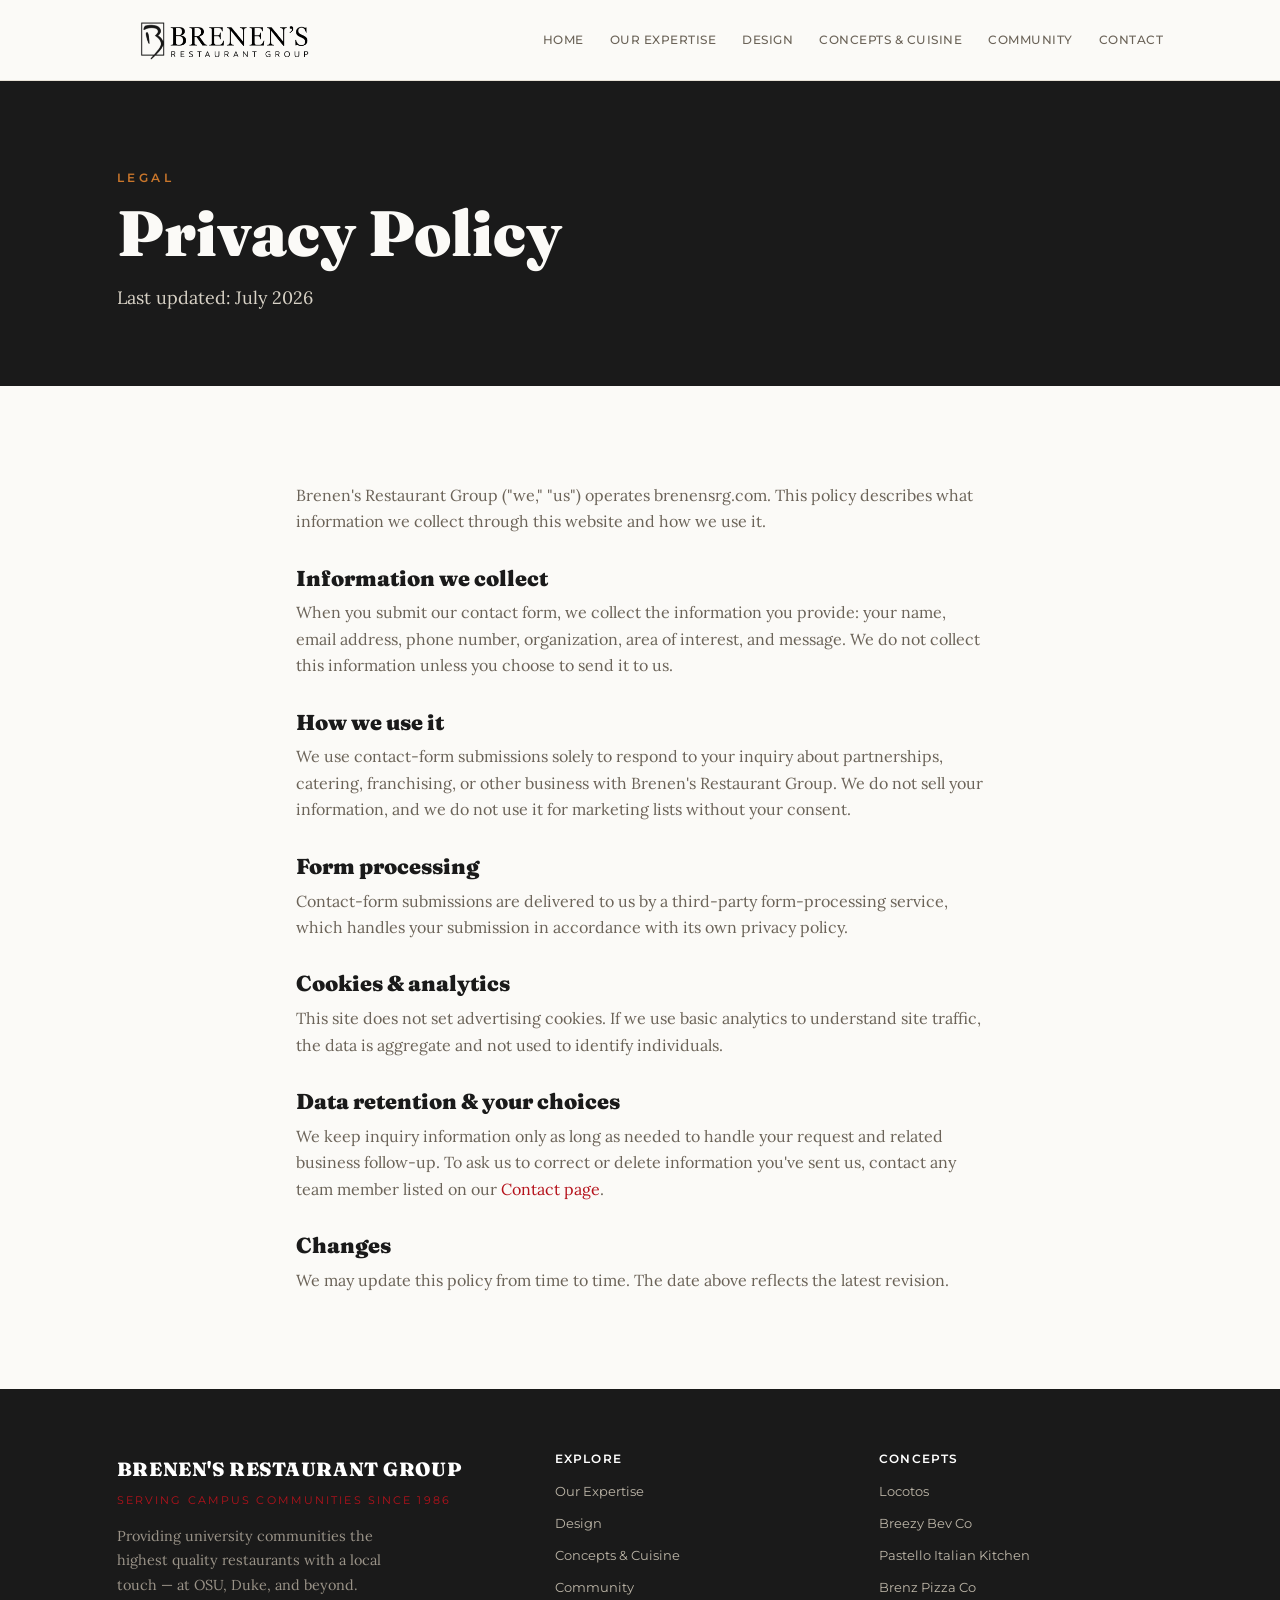
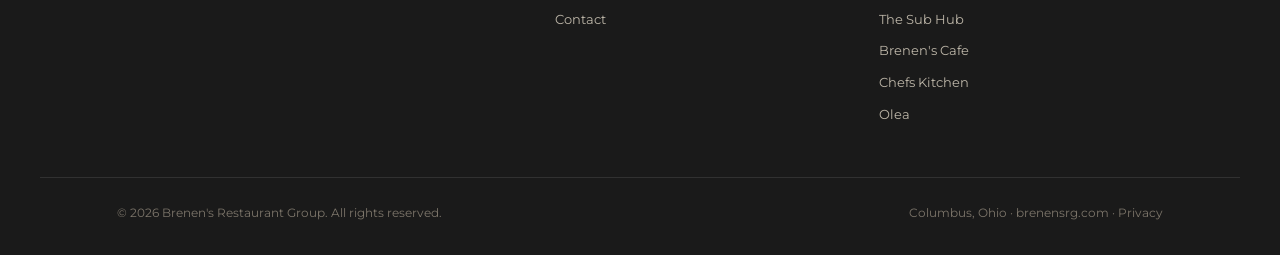
<file: privacy.html>
<!DOCTYPE html><html lang="en"><head><meta charset="utf-8"><meta name="viewport" content="width=device-width,initial-scale=1">
<title>Privacy Policy — Brenen's Restaurant Group</title><meta name="description" content="How Brenen's Restaurant Group handles information submitted through brenensrg.com.">
<link rel="canonical" href="https://brenensrg.com/privacy.html">
<link rel="icon" type="image/png" href="shared/brenens_logo_black_transparent.png">
<meta name="robots" content="noindex,follow">
<link rel="preconnect" href="https://fonts.googleapis.com"><link rel="preconnect" href="https://fonts.gstatic.com" crossorigin>
<link href="https://fonts.googleapis.com/css2?family=Fraunces:opsz,wght@9..144,400;9..144,500;9..144,600;9..144,900&family=Playfair+Display:wght@700;900&family=Lora:ital@0;1&family=Montserrat:wght@400;500;600;700&display=swap" rel="stylesheet">
<link href="shared/brg.css" rel="stylesheet">
<style>
  .nav-brand{display:flex;flex-direction:column;align-items:flex-start;gap:4px}
  .nav-brand .nav-logo{height:52px!important;width:auto!important;max-width:none!important;object-fit:contain;display:block;flex:none}
  @media(max-width:600px){.nav-brand .nav-logo{height:40px!important}}
  .pp{max-width:46rem;margin:0 auto;padding:0 1.5rem}
  .pp h2{font-size:1.35rem;margin:2rem 0 .6rem;color:var(--ink)}
  .pp p,.pp li{color:var(--stone);line-height:1.65}
  .pp ul{padding-left:1.2rem}

  /* --- mobile nav fix (overrides brg.css) --- */
  .nav{position:relative;z-index:90}
  .nav-inner{position:relative}
  @media(max-width:920px){
    #navtoggle{display:block!important;position:absolute!important;right:1.25rem!important;top:50%!important;transform:translateY(-50%)!important;background:transparent!important;border:0!important;width:46px!important;height:46px!important;padding:9px!important;margin:0!important;cursor:pointer;z-index:120;-webkit-appearance:none!important;appearance:none!important}
    #navtoggle span{display:block!important;width:26px!important;height:3px!important;background:#1a1a1a!important;margin:5px auto!important;border-radius:2px!important;transition:transform .22s ease,opacity .22s ease;pointer-events:none;position:static!important;opacity:1!important}
    #navtoggle.active span:nth-child(1){transform:translateY(8px) rotate(45deg)}
    #navtoggle.active span:nth-child(2){opacity:0!important}
    #navtoggle.active span:nth-child(3){transform:translateY(-8px) rotate(-45deg)}
    #navlinks{display:none!important;position:absolute!important;inset:auto 1rem auto 1rem!important;top:calc(100% + 10px)!important;width:auto!important;height:auto!important;min-height:0!important;max-height:none!important;margin:0!important;background:#ffffff!important;flex-direction:column!important;align-items:stretch!important;justify-content:flex-start!important;gap:0!important;padding:.5rem 1.4rem!important;border:1px solid #e2ddd2!important;border-radius:14px!important;box-shadow:0 22px 50px rgba(0,0,0,.28)!important;transform:none!important;opacity:1!important;visibility:visible!important;pointer-events:auto!important;text-align:left!important;z-index:110!important}
    #navlinks.open{display:flex!important}
    #navlinks a{display:block!important;width:100%!important;padding:.95rem 0!important;margin:0!important;border-bottom:1px solid #efeae0!important;font-size:1.02rem!important;color:#1a1a1a!important;opacity:1!important;transform:none!important;letter-spacing:.02em;text-transform:none!important}
    #navlinks a:last-child{border-bottom:0!important}
  }
  @media(min-width:921px){#navtoggle{display:none!important}}
</style></head><body><nav class="nav"><div class="nav-inner"><a href="index.html" class="nav-brand"><img src="shared/brenens_logo_black_transparent.png" alt="Brenen's Restaurant Group" class="nav-logo"></a><div class="nav-links" id="navlinks"><a href="index.html">Home</a><a href="expertise.html">Our Expertise</a><a href="design.html">Design</a><a href="concepts.html">Concepts &amp; Cuisine</a><a href="community.html">Community</a><a href="contact.html">Contact</a></div><button class="nav-toggle" id="navtoggle" aria-label="Menu"><span></span><span></span><span></span></button></div></nav>
<header class="page-hero"><div class="wrap"><p class="eyebrow" style="color:var(--accent-2)">Legal</p><h1>Privacy Policy</h1>
<p class="ph-sub">Last updated: July 2026</p></div></header>
<section class="section"><div class="pp">
<p>Brenen's Restaurant Group ("we," "us") operates brenensrg.com. This policy describes what information we collect through this website and how we use it.</p>
<h2>Information we collect</h2>
<p>When you submit our contact form, we collect the information you provide: your name, email address, phone number, organization, area of interest, and message. We do not collect this information unless you choose to send it to us.</p>
<h2>How we use it</h2>
<p>We use contact-form submissions solely to respond to your inquiry about partnerships, catering, franchising, or other business with Brenen's Restaurant Group. We do not sell your information, and we do not use it for marketing lists without your consent.</p>
<h2>Form processing</h2>
<p>Contact-form submissions are delivered to us by a third-party form-processing service, which handles your submission in accordance with its own privacy policy.</p>
<h2>Cookies &amp; analytics</h2>
<p>This site does not set advertising cookies. If we use basic analytics to understand site traffic, the data is aggregate and not used to identify individuals.</p>
<h2>Data retention &amp; your choices</h2>
<p>We keep inquiry information only as long as needed to handle your request and related business follow-up. To ask us to correct or delete information you've sent us, contact any team member listed on our <a href="contact.html" style="color:var(--accent)">Contact page</a>.</p>
<h2>Changes</h2>
<p>We may update this policy from time to time. The date above reflects the latest revision.</p>
</div></section>
<footer class="foot">
<div class="foot-inner">
<div class="foot-brand"><div class="fn">Brenen's Restaurant Group</div><div class="ft">Serving Campus Communities Since 1986</div>
<p>Providing university communities the highest quality restaurants with a local touch — at OSU, Duke, and beyond.</p></div>
<div class="foot-col"><h4>Explore</h4><a href="expertise.html">Our Expertise</a><a href="design.html">Design</a><a href="concepts.html">Concepts &amp; Cuisine</a><a href="community.html">Community</a><a href="contact.html">Contact</a></div>
<div class="foot-col"><h4>Concepts</h4><a href="concepts.html#locotos">Locotos</a><a href="concepts.html#breezy">Breezy Bev Co</a><a href="concepts.html#pastello">Pastello Italian Kitchen</a><a href="https://www.brenz.com/" target="_blank" rel="noopener">Brenz Pizza Co</a><a href="concepts.html#subhub">The Sub Hub</a><a href="https://www.brenensinc.com/" target="_blank" rel="noopener">Brenen's Cafe</a><a href="concepts.html">Chefs Kitchen</a><a href="concepts.html#olea">Olea</a>
    </div>
</div>
<div class="foot-base"><span>© 2026 Brenen's Restaurant Group. All rights reserved.</span><span>Columbus, Ohio · brenensrg.com · <a href="privacy.html" style="color:inherit">Privacy</a></span></div>
</footer>
<script>(function(){var t=document.getElementById('navtoggle'),l=document.getElementById('navlinks');if(!t||!l)return;function shut(){l.classList.remove('open');t.classList.remove('active');}t.addEventListener('click',function(e){e.stopPropagation();l.classList.toggle('open');t.classList.toggle('active');});l.addEventListener('click',function(e){if(e.target.tagName==='A')shut();});document.addEventListener('click',function(e){if(!e.target.closest('.nav'))shut();});})();</script></body></html>
</file>
<file: shared/brg.css>
/* ============================================================
   BRENEN'S RESTAURANT GROUP — Shared Parent Design System
   Modernized from brenensrg.com · "Campus Dining Experts"
   ============================================================ */
:root{
  --ink:#1A1A1A; --char:#2B2825; --stone:#6B6358; --mute:#9A9388;
  --paper:#FBFAF7; --cream:#F4EFE6; --line:#E8E2D7; --white:#fff;
  --accent:#B5121B;      /* refined deep red (their concept marks lean red) */
  --accent-2:#C9762B;    /* warm secondary */
  --maxw:1200px;
}
*{margin:0;padding:0;box-sizing:border-box}
html{scroll-behavior:smooth}
body{font-family:'Lora',Georgia,serif;color:var(--ink);background:var(--paper);line-height:1.7;-webkit-font-smoothing:antialiased}
img{display:block;max-width:100%}
a{color:inherit;text-decoration:none}
h1,h2,h3,h4{font-family:'Fraunces','Playfair Display',serif;font-weight:900;line-height:1.08}
.wrap{max-width:var(--maxw);margin:0 auto;padding:0 6vw}
.eyebrow{font-family:'Montserrat',sans-serif;font-weight:600;letter-spacing:.3em;text-transform:uppercase;font-size:.72rem;color:var(--accent)}
.btn{display:inline-block;font-family:'Montserrat',sans-serif;font-weight:600;letter-spacing:.08em;text-transform:uppercase;font-size:.8rem;
  padding:14px 30px;border-radius:2px;cursor:pointer;border:1.5px solid transparent;transition:transform .15s,background .2s,color .2s}
.btn:hover{transform:translateY(-2px)}
.btn-dark{background:var(--ink);color:var(--paper)}
.btn-dark:hover{background:var(--accent)}
.btn-ghost{border-color:var(--ink);color:var(--ink)}
.btn-ghost:hover{background:var(--ink);color:var(--paper)}

/* NAV */
.nav{position:sticky;top:0;z-index:50;background:rgba(251,250,247,.94);backdrop-filter:blur(8px);border-bottom:1px solid var(--line)}
.nav-inner{max-width:var(--maxw);margin:0 auto;padding:14px 6vw;display:flex;align-items:center;justify-content:space-between;gap:20px}
.nav-brand{display:flex;flex-direction:column;line-height:1}
.nav-brand .nm{font-family:'Fraunces',serif;font-weight:900;font-size:1.05rem;letter-spacing:.04em;text-transform:uppercase;color:var(--ink)}
.nav-brand .nm .amp{font-weight:400;font-style:italic;text-transform:none}
.nav-brand .tg{font-family:'Montserrat',sans-serif;font-weight:500;letter-spacing:.26em;text-transform:uppercase;font-size:.54rem;color:var(--mute);margin-top:3px}
.nav-links{display:flex;gap:26px;align-items:center}
.nav-links a{font-family:'Montserrat',sans-serif;font-weight:500;letter-spacing:.04em;text-transform:uppercase;font-size:.78rem;color:var(--stone);transition:color .2s}
.nav-links a:hover,.nav-links a.current{color:var(--ink)}
.nav-links a.current{border-bottom:2px solid var(--accent);padding-bottom:3px}
.nav-toggle{display:none;background:none;border:none;cursor:pointer;flex-direction:column;gap:5px;padding:6px}
.nav-toggle span{width:24px;height:2px;background:var(--ink);transition:.3s}

/* HERO (generic parent) */
.hero{position:relative;background:var(--ink);color:var(--paper);overflow:hidden}
.hero-inner{max-width:var(--maxw);margin:0 auto;padding:8vh 6vw;position:relative;z-index:2}
.hero h1{font-size:clamp(2.6rem,6vw,5rem);color:var(--paper)}
.hero .lead{font-size:1.15rem;max-width:46ch;margin-top:1.4rem;color:#d8d2c6}

/* SECTION */
.section{padding:6rem 0}
.section-head{text-align:center;max-width:760px;margin:0 auto 3.4rem}
.section-head h2{font-size:clamp(1.9rem,3.8vw,2.8rem);margin:.5rem 0;color:var(--ink)}
.section-head p{color:var(--stone);font-size:1.06rem}
.rule{width:74px;height:3px;background:var(--accent);margin:1rem auto 0;border-radius:2px}

/* ALTERNATING STRIPE ROWS (homage to the real site's layout) */
.stripe{display:grid;grid-template-columns:1fr 1fr;align-items:stretch;min-height:440px}
.stripe .pic{position:relative;min-height:340px;overflow:hidden;background:var(--cream)}
.stripe .pic img{position:absolute;inset:0;width:100%;height:100%;object-fit:cover}
.stripe .copy{display:flex;align-items:center;padding:4.5rem 5vw}
.stripe .copy .inner{max-width:30rem}
.stripe .copy h2{font-size:clamp(1.6rem,3vw,2.2rem);margin-bottom:1rem;color:var(--ink)}
.stripe .copy h3{font-family:'Montserrat',sans-serif;font-weight:600;text-transform:uppercase;letter-spacing:.06em;font-size:1rem;margin-bottom:.6rem;color:var(--ink)}
.stripe .copy p{color:var(--stone);font-size:1.04rem;margin-bottom:1rem}
.stripe .copy ul{list-style:none;margin-top:1rem}
.stripe .copy li{font-size:.98rem;color:var(--stone);padding-left:1.4rem;position:relative;margin-bottom:.5rem}
.stripe .copy li::before{content:"";position:absolute;left:0;top:.6em;width:7px;height:7px;background:var(--accent);border-radius:50%}
.stripe.flip .pic{order:2}

/* CONCEPT CARDS */
.concepts-grid{display:grid;grid-template-columns:repeat(auto-fit,minmax(280px,1fr));gap:24px}
.ccard{position:relative;border-radius:14px;overflow:hidden;min-height:360px;display:flex;align-items:flex-end;
  box-shadow:0 6px 24px rgba(26,26,26,.1);transition:transform .25s,box-shadow .25s}
.ccard:hover{transform:translateY(-6px);box-shadow:0 18px 44px rgba(26,26,26,.2)}
.ccard-bg{position:absolute;inset:0;z-index:0}
.ccard-bg::after{content:"";position:absolute;inset:0;background:linear-gradient(0deg,rgba(0,0,0,.82) 0%,rgba(0,0,0,.25) 55%,transparent 100%)}
.ccard-body{position:relative;z-index:1;padding:28px;color:#fff}
.ccard-body h3{font-size:1.6rem;color:#fff;margin-bottom:6px}
.ccard-body p{font-size:.92rem;color:#e9e4da;margin-bottom:14px}
.ccard-body .clink{font-family:'Montserrat',sans-serif;font-weight:600;letter-spacing:.08em;text-transform:uppercase;font-size:.74rem;color:#fff;border-bottom:1px solid rgba(255,255,255,.5);padding-bottom:2px}

/* STATS STRIP */
.stats{background:var(--ink);color:var(--paper)}
.stats-grid{max-width:var(--maxw);margin:0 auto;display:grid;grid-template-columns:repeat(4,1fr)}
.stat{padding:42px 24px;text-align:center;border-right:1px solid rgba(255,255,255,.12)}
.stat:last-child{border-right:none}
.stat .n{font-family:'Fraunces',serif;font-weight:900;font-size:2.6rem;color:var(--paper)}
.stat .l{font-family:'Montserrat',sans-serif;font-size:.78rem;letter-spacing:.04em;color:#bdb6a8;margin-top:4px}

/* FOOTER */
.foot{background:var(--ink);color:#9a9388;padding:4rem 0 2rem}
.foot-inner{max-width:var(--maxw);margin:0 auto;padding:0 6vw;display:grid;grid-template-columns:1.4fr 1fr 1fr;gap:40px}
.foot-brand .fn{font-family:'Fraunces',serif;font-weight:900;text-transform:uppercase;letter-spacing:.03em;font-size:1.2rem;color:#fff}
.foot-brand .ft{color:var(--accent);letter-spacing:.2em;text-transform:uppercase;font-family:'Montserrat',sans-serif;font-size:.66rem;margin:6px 0 14px}
.foot-brand p{font-size:.9rem;max-width:34ch}
.foot col,.foot-col{}
.foot-col h4{font-family:'Montserrat',sans-serif;font-weight:600;text-transform:uppercase;letter-spacing:.1em;font-size:.74rem;color:#fff;margin-bottom:14px}
.foot-col a,.foot-col p{display:block;font-family:'Montserrat',sans-serif;font-size:.84rem;color:#bdb6a8;margin-bottom:9px}
.foot-col a:hover{color:#fff}
.foot-base{max-width:var(--maxw);margin:2.6rem auto 0;padding:1.6rem 6vw 0;border-top:1px solid rgba(255,255,255,.1);
  font-family:'Montserrat',sans-serif;font-size:.74rem;color:#7c756a;display:flex;justify-content:space-between;flex-wrap:wrap;gap:10px}

@media (max-width:860px){
  .nav-links{position:fixed;inset:0 0 0 auto;width:76vw;background:var(--paper);flex-direction:column;justify-content:center;
    gap:30px;transform:translateX(100%);transition:transform .3s;box-shadow:-10px 0 40px rgba(0,0,0,.15);z-index:60}
  .nav-links.open{transform:translateX(0)}
  .nav-toggle{display:flex}
  .stripe{grid-template-columns:1fr}.stripe.flip .pic{order:0}
  .stats-grid{grid-template-columns:1fr 1fr}.stat:nth-child(2){border-right:none}
  .foot-inner{grid-template-columns:1fr;gap:28px}
}
@media (max-width:520px){.stats-grid{grid-template-columns:1fr}.stat{border-right:none}}
@media (prefers-reduced-motion:reduce){*{transition:none!important;animation:none!important;scroll-behavior:auto}}

/* ===== INTERIOR PAGES ===== */
.page-hero{background:var(--ink);color:var(--paper);padding:5.5rem 0 4.5rem}
.page-hero .eyebrow{margin-bottom:.6rem}
.page-hero h1{font-size:clamp(2.4rem,5vw,4rem);color:var(--paper)}
.page-hero .ph-sub{color:#d8d2c6;font-size:1.12rem;max-width:46ch;margin-top:1rem}

/* concept rows (concepts page) */
.concept-row{display:grid;grid-template-columns:1fr 1fr;align-items:center;gap:0;min-height:420px;border-bottom:1px solid var(--line)}
.concept-row .pic{position:relative;min-height:360px;overflow:hidden;background:var(--cream)}
.concept-row .pic img{position:absolute;inset:0;width:100%;height:100%;object-fit:cover}
.concept-row .copy{padding:4rem 5vw}
.concept-row .copy .clogo{height:54px;margin-bottom:1.2rem}
.concept-row .copy .clogo img{height:100%;width:auto}
.concept-row .copy h2{font-size:2rem;margin-bottom:.4rem;color:var(--ink)}
.concept-row .copy .ctype{font-family:'Montserrat',sans-serif;font-weight:600;text-transform:uppercase;letter-spacing:.14em;font-size:.72rem;color:var(--accent);margin-bottom:1rem}
.concept-row .copy p{color:var(--stone);font-size:1.04rem;margin-bottom:1.4rem}
.concept-row.flip .pic{order:2}
@media (max-width:860px){.concept-row{grid-template-columns:1fr}.concept-row.flip .pic{order:0}}

/* location cards (design page) */
.loc-grid{display:grid;grid-template-columns:repeat(auto-fit,minmax(280px,1fr));gap:24px}
.loc-card{background:#fff;border:1px solid var(--line);border-radius:14px;padding:28px;box-shadow:0 4px 16px rgba(0,0,0,.04)}
.loc-card h3{font-size:1.3rem;color:var(--ink);margin-bottom:4px}
.loc-card .food{font-family:'Montserrat',sans-serif;font-weight:600;text-transform:uppercase;letter-spacing:.1em;font-size:.68rem;color:var(--accent);margin-bottom:16px}
.loc-card ul{list-style:none}
.loc-card li{display:flex;justify-content:space-between;font-size:.92rem;color:var(--stone);padding:7px 0;border-bottom:1px solid var(--line)}
.loc-card li:last-child{border-bottom:none}
.loc-card li b{color:var(--ink);font-family:'Montserrat',sans-serif;font-weight:600}

/* contact */
.contact-grid{display:grid;grid-template-columns:1fr 1.2fr;gap:50px;align-items:start}
.personnel li{list-style:none;padding:14px 0;border-bottom:1px solid var(--line);font-size:1rem}
.personnel li b{display:block;font-family:'Montserrat',sans-serif;font-weight:600;color:var(--ink)}
.personnel li span{color:var(--stone);font-size:.92rem}
.cform label{display:block;font-family:'Montserrat',sans-serif;font-weight:600;font-size:.78rem;text-transform:uppercase;letter-spacing:.06em;color:var(--ink);margin:0 0 6px}
.cform input,.cform textarea,.cform select{width:100%;padding:13px 15px;border:1px solid var(--line);border-radius:6px;font-family:'Lora',serif;font-size:.98rem;margin-bottom:18px;background:#fff;color:var(--ink)}
.cform textarea{min-height:130px;resize:vertical}
.cform .row2{display:grid;grid-template-columns:1fr 1fr;gap:16px}
@media (max-width:860px){.contact-grid{grid-template-columns:1fr;gap:36px}.cform .row2{grid-template-columns:1fr}}

/* community */
.comm-grid{display:grid;grid-template-columns:repeat(auto-fit,minmax(280px,1fr));gap:26px}
.comm-card{background:#fff;border-radius:14px;overflow:hidden;box-shadow:0 4px 16px rgba(0,0,0,.05);border-top:4px solid var(--accent)}
.comm-card .cc-body{padding:26px}
.comm-card h3{font-size:1.35rem;color:var(--ink);margin-bottom:.6rem}
.comm-card p{color:var(--stone);font-size:.96rem}

/* generic content prose */
.prose{max-width:46rem;margin:0 auto}
.prose p{color:var(--stone);font-size:1.08rem;margin-bottom:1.3rem}
.prose h3{font-size:1.5rem;color:var(--ink);margin:2rem 0 .8rem}
</file>
